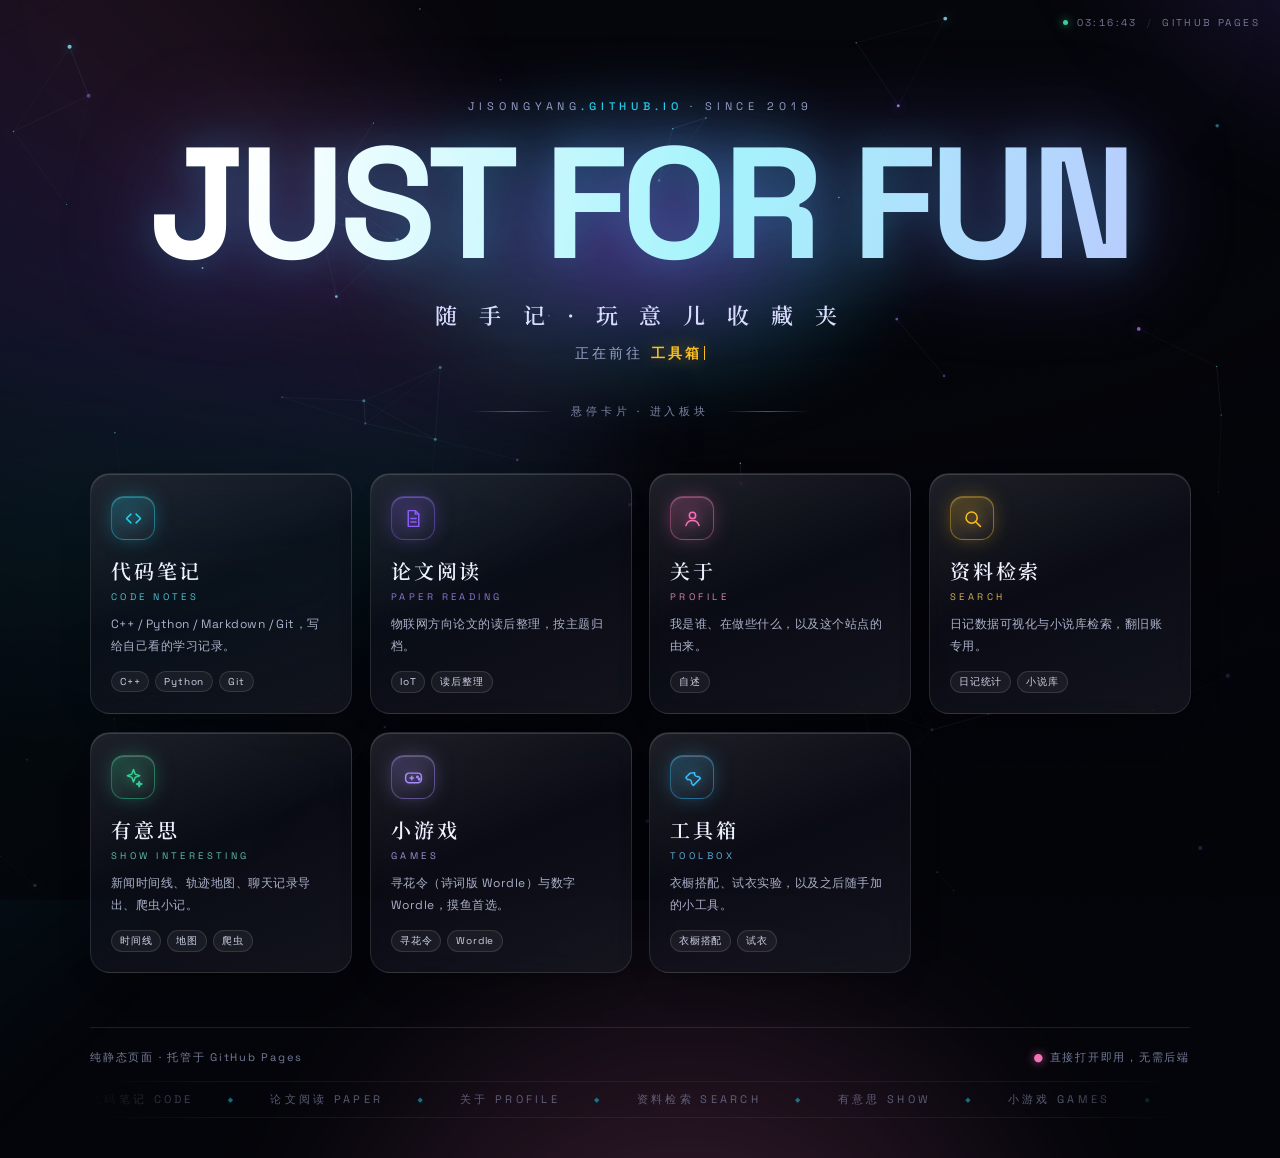
<file: index.html>
<!DOCTYPE html>
<html lang="zh">
<head>
<meta charset="UTF-8">
<meta name="viewport" content="width=device-width, initial-scale=1.0, viewport-fit=cover">
<meta name="theme-color" content="#04050a">
<title>just for fun</title>
<link rel="preconnect" href="https://fonts.googleapis.com">
<link rel="preconnect" href="https://fonts.gstatic.com" crossorigin>
<link href="https://fonts.googleapis.com/css2?family=Noto+Serif+SC:wght@400;600;900&family=Space+Grotesk:wght@400;500;700&display=swap" rel="stylesheet">
<style>
:root{
  --bg:#04050a;
  --ink:#eef1ff;
  --muted:#9aa3c7;
  --cyan:#22d3ee;
  --violet:#8b5cf6;
  --pink:#f472b6;
  --gold:#fbbf24;
  --line:rgba(255,255,255,.10);
  --serif:"Noto Serif SC","Songti SC",serif;
  --sans:"Space Grotesk","PingFang SC","Microsoft YaHei",system-ui,sans-serif;
}
*{box-sizing:border-box}
html{scroll-behavior:smooth}
body{
  margin:0;min-height:100%;
  background:var(--bg);color:var(--ink);
  font-family:var(--sans);
  overflow-x:hidden;
  -webkit-font-smoothing:antialiased;
  opacity:0;transition:opacity .9s ease;
}
body.ready{opacity:1}

/* ===== 背景 ===== */
.aurora{
  position:fixed;inset:-40vmax;z-index:0;pointer-events:none;
  background:
    radial-gradient(42vmax 42vmax at 16% 10%, rgba(34,211,238,.30), transparent 62%),
    radial-gradient(48vmax 48vmax at 84% 16%, rgba(139,92,246,.32), transparent 64%),
    radial-gradient(54vmax 54vmax at 52% 96%, rgba(244,114,182,.24), transparent 66%);
  filter:blur(46px);
  animation:drift 24s ease-in-out infinite alternate;
}
@keyframes drift{
  0%{transform:translate3d(-2%,-1%,0) scale(1)}
  50%{transform:translate3d(2%,2%,0) scale(1.08)}
  100%{transform:translate3d(-1%,3%,0) scale(1.03)}
}
.beam{
  position:fixed;left:50%;top:50%;width:200vmax;height:200vmax;
  margin:-100vmax 0 0 -100vmax;z-index:0;pointer-events:none;
  background:conic-gradient(from 0deg,
    transparent 0 62%,
    rgba(34,211,238,.16) 72%,
    rgba(139,92,246,.20) 80%,
    rgba(244,114,182,.12) 86%,
    transparent 94%);
  filter:blur(58px);opacity:.85;
  animation:rotate 70s linear infinite;
}
@keyframes rotate{to{transform:rotate(360deg)}}
#bg{position:fixed;inset:0;width:100%;height:100%;z-index:1;pointer-events:none}
.grain{
  position:fixed;inset:0;z-index:3;pointer-events:none;opacity:.055;mix-blend-mode:overlay;
  background-image:url("data:image/svg+xml;utf8,<svg xmlns='http://www.w3.org/2000/svg' width='140' height='140'><filter id='n'><feTurbulence type='fractalNoise' baseFrequency='.85' numOctaves='3' stitchTiles='stitch'/></filter><rect width='100%25' height='100%25' filter='url(%23n)'/></svg>");
}
.vignette{
  position:fixed;inset:0;z-index:2;pointer-events:none;
  background:radial-gradient(120% 90% at 50% 0%, transparent 40%, rgba(2,3,8,.72) 100%);
}
.glow{
  position:fixed;z-index:2;width:680px;height:680px;left:0;top:0;margin:-340px 0 0 -340px;
  border-radius:50%;pointer-events:none;opacity:0;
  background:radial-gradient(circle, rgba(34,211,238,.16), rgba(139,92,246,.10) 38%, transparent 66%);
  filter:blur(12px);transition:opacity .4s ease;
}
.ring{
  position:fixed;z-index:80;left:0;top:0;width:34px;height:34px;margin:-17px 0 0 -17px;
  border:1px solid rgba(255,255,255,.5);border-radius:50%;pointer-events:none;opacity:0;
  transition:width .25s,height .25s,margin .25s,border-color .25s,opacity .3s,box-shadow .25s;
}
.ring.hot{
  width:70px;height:70px;margin:-35px 0 0 -35px;border-color:rgba(34,211,238,.9);
  box-shadow:0 0 26px rgba(34,211,238,.35) inset,0 0 30px rgba(34,211,238,.3);
}

/* ===== 布局 ===== */
main{position:relative;z-index:4;max-width:1180px;margin:0 auto;
  padding:clamp(26px,6vh,70px) clamp(18px,4vw,40px) 40px;}
.hero{position:relative;text-align:center;padding:clamp(6px,5vh,56px) 0 clamp(30px,6vh,64px)}
.orb{
  position:absolute;left:50%;top:min(46%,260px);width:min(760px,96vw);height:min(420px,60vw);
  transform:translate(-50%,-50%);pointer-events:none;z-index:-1;
  background:radial-gradient(closest-side, rgba(139,92,246,.45), rgba(34,211,238,.16) 55%, transparent 72%);
  filter:blur(38px);animation:pulse 9s ease-in-out infinite;
}
@keyframes pulse{0%,100%{opacity:.55;transform:translate(-50%,-50%) scale(1)}50%{opacity:.95;transform:translate(-50%,-50%) scale(1.08)}}
.eyebrow{margin:0 0 20px;font-size:11px;letter-spacing:.44em;text-transform:uppercase;color:var(--muted)}
.eyebrow b{color:var(--cyan);font-weight:500}
h1.title{
  margin:0;font-size:clamp(44px,12.4vw,158px);line-height:.9;font-weight:700;letter-spacing:-.035em;
  background:linear-gradient(100deg,#ffffff 6%,#a5f3fc 24%,#c4b5fd 50%,#fbcfe8 72%,#ffffff 94%);
  background-size:240% 100%;-webkit-background-clip:text;background-clip:text;color:transparent;
  animation:sheen 8s linear infinite;
  filter:drop-shadow(0 0 52px rgba(139,92,246,.45)) drop-shadow(0 0 18px rgba(34,211,238,.25));
}
@keyframes sheen{to{background-position:240% 0}}
.hero .cn{margin:24px 0 0;font-family:var(--serif);font-weight:600;
  font-size:clamp(15px,2.6vw,22px);letter-spacing:.36em;color:#dbe0ff;}
.typer{margin:14px 0 0;height:1.7em;font-size:clamp(12px,1.7vw,14px);letter-spacing:.22em;color:var(--muted)}
.typer b{color:var(--gold);font-weight:600;text-shadow:0 0 18px rgba(251,191,36,.45)}
.caret{display:inline-block;width:1px;height:1.05em;margin-left:2px;background:var(--gold);
  vertical-align:-.16em;animation:blink 1.05s step-end infinite}
@keyframes blink{50%{opacity:0}}
.hintline{margin:clamp(22px,4vh,44px) 0 0;font-size:11px;letter-spacing:.34em;color:rgba(154,163,199,.8);
  display:flex;gap:16px;align-items:center;justify-content:center}
.hintline::before,.hintline::after{content:"";height:1px;width:clamp(26px,9vw,84px);
  background:linear-gradient(90deg,transparent,rgba(255,255,255,.3),transparent)}

/* ===== 卡片 ===== */
.grid{display:grid;gap:clamp(12px,1.6vw,18px);
  grid-template-columns:repeat(auto-fit,minmax(240px,1fr));perspective:1500px}
.card{
  position:relative;display:block;text-decoration:none;color:inherit;
  padding:22px 20px 20px;border-radius:20px;min-height:186px;
  background:
    linear-gradient(158deg, rgba(255,255,255,.10), rgba(255,255,255,.02) 46%, rgba(255,255,255,.05)),
    rgba(8,10,20,.55);
  border:1px solid var(--line);
  backdrop-filter:blur(16px) saturate(135%);
  -webkit-backdrop-filter:blur(16px) saturate(135%);
  box-shadow:inset 0 1px 0 rgba(255,255,255,.14),0 18px 40px -30px rgba(0,0,0,.9);
  transform-style:preserve-3d;opacity:0;
  transition:border-color .35s,box-shadow .4s,background .4s;
  overflow:hidden;will-change:transform;
}
.card.in{animation:rise .85s cubic-bezier(.2,.7,.2,1) forwards}
@keyframes rise{from{opacity:0;transform:translateY(28px) scale(.97)}to{opacity:1;transform:translateY(0) scale(1)}}
.card::before{content:"";position:absolute;inset:0;border-radius:inherit;pointer-events:none;
  background:radial-gradient(340px 340px at var(--mx,50%) var(--my,50%),
    color-mix(in srgb, var(--accent) 26%, transparent),transparent 62%);
  opacity:0;transition:opacity .35s}
.card::after{content:"";position:absolute;inset:-1px;border-radius:inherit;pointer-events:none;
  background:conic-gradient(from var(--ang,0deg),var(--accent),#ffffff88,var(--accent));
  -webkit-mask:linear-gradient(#000,#000) content-box,linear-gradient(#000,#000);
  -webkit-mask-composite:xor;mask-composite:exclude;padding:1px;opacity:0;transition:opacity .4s}
@property --ang{syntax:"<angle>";initial-value:0deg;inherits:false}
.card:hover,.card:focus-visible{
  border-color:color-mix(in srgb, var(--accent) 45%, transparent);
  box-shadow:
    inset 0 1px 0 rgba(255,255,255,.2),
    0 26px 70px -30px color-mix(in srgb, var(--accent) 55%, transparent),
    0 0 0 1px color-mix(in srgb, var(--accent) 18%, transparent);
  outline:none;
}
.card:hover::before,.card:focus-visible::before{opacity:1}
.card:hover::after,.card:focus-visible::after{opacity:1;animation:spin 5s linear infinite}
@keyframes spin{to{--ang:360deg}}
.card .inner{position:relative;z-index:1;transform:translateZ(26px)}
.ico{width:44px;height:44px;border-radius:13px;display:grid;place-items:center;
  border:1px solid color-mix(in srgb, var(--accent) 40%, transparent);
  background:linear-gradient(150deg,color-mix(in srgb, var(--accent) 26%, transparent),rgba(255,255,255,.03));
  box-shadow:0 0 22px -6px color-mix(in srgb, var(--accent) 55%, transparent),inset 0 1px 0 rgba(255,255,255,.22);
  margin-bottom:16px;transform:translateZ(40px)}
.ico svg{width:21px;height:21px;stroke:var(--accent);fill:none;stroke-width:1.7;
  stroke-linecap:round;stroke-linejoin:round;filter:drop-shadow(0 0 6px color-mix(in srgb, var(--accent) 60%, transparent))}
.card h2{margin:0 0 6px;font-family:var(--serif);font-weight:600;font-size:20px;letter-spacing:.14em}
.card .en{display:block;margin:0 0 11px;font-size:9.5px;letter-spacing:.36em;
  color:color-mix(in srgb, var(--accent) 72%, #ffffff);text-transform:uppercase;opacity:.85}
.card .desc{margin:0 0 14px;font-size:12px;line-height:1.8;color:rgba(206,213,242,.82);letter-spacing:.04em}
.tags{display:flex;flex-wrap:wrap;gap:6px}
.tags i{font-style:normal;font-size:10px;letter-spacing:.08em;padding:3px 8px;border-radius:999px;
  color:rgba(226,232,255,.9);
  border:1px solid rgba(255,255,255,.12);
  background:rgba(255,255,255,.05)}
.card .go{position:absolute;right:18px;bottom:16px;font-size:12px;letter-spacing:.2em;color:var(--accent);
  opacity:0;transform:translateX(-8px);transition:opacity .3s,transform .3s;
  text-shadow:0 0 14px color-mix(in srgb, var(--accent) 70%, transparent)}
.card:hover .go,.card:focus-visible .go{opacity:1;transform:translateX(0)}
.card:active{transform:translateY(-2px) scale(.988)}

/* ===== 角落 HUD ===== */
.hud{position:fixed;top:16px;right:20px;z-index:70;display:flex;gap:9px;align-items:center;
  font-size:10px;letter-spacing:.24em;color:rgba(154,163,199,.72);
  font-variant-numeric:tabular-nums;pointer-events:none}
.hud .live{width:5px;height:5px;border-radius:50%;background:#34d399;
  box-shadow:0 0 10px #34d399;animation:blink 2.2s ease-in-out infinite}
.hud .sep{opacity:.3}
@media (max-width:640px){.hud{display:none}}

/* ===== 页脚 + 跑马灯 ===== */
footer{margin-top:clamp(34px,6vh,64px);padding-top:22px;border-top:1px solid var(--line);
  display:flex;flex-wrap:wrap;gap:12px;justify-content:space-between;align-items:center;
  font-size:11px;letter-spacing:.16em;color:rgba(154,163,199,.75)}
footer .dot{color:var(--pink);text-shadow:0 0 10px rgba(244,114,182,.7)}
.ticker{margin-top:16px;overflow:hidden;border-top:1px solid rgba(255,255,255,.06);
  border-bottom:1px solid rgba(255,255,255,.06);padding:10px 0;
  -webkit-mask:linear-gradient(90deg,transparent,#000 12%,#000 88%,transparent);
  mask:linear-gradient(90deg,transparent,#000 12%,#000 88%,transparent)}
.ticker div{display:flex;gap:34px;width:max-content;animation:marquee 26s linear infinite;
  font-size:11px;letter-spacing:.3em;color:rgba(154,163,199,.55);white-space:nowrap}
.ticker span{display:inline-flex;align-items:center;gap:34px}
.ticker span::after{content:"◆";font-size:7px;color:rgba(34,211,238,.5)}
@keyframes marquee{from{transform:translateX(0)}to{transform:translateX(-50%)}}

@media (max-width:520px){
  .card{min-height:168px;padding:18px 16px}
  .hero{padding-top:6vh}
  .card .desc{margin-bottom:12px}
  footer{justify-content:center;text-align:center}
}
@media (prefers-reduced-motion:reduce){
  .aurora,.beam,.orb,h1.title,.ticker div{animation:none}
  .card{opacity:1;transform:none}
  .card.in{animation:none}
  .card:hover::after{animation:none}
}
</style>
</head>
<body>
<div class="aurora" aria-hidden="true"></div>
<div class="beam" aria-hidden="true"></div>
<canvas id="bg" aria-hidden="true"></canvas>
<div class="vignette" aria-hidden="true"></div>
<div class="glow" id="glow" aria-hidden="true"></div>
<div class="ring" id="ring" aria-hidden="true"></div>
<div class="grain" aria-hidden="true"></div>
<div class="hud" aria-hidden="true">
  <span class="live"></span><span id="hudTime">--:--:--</span>
  <span class="sep">/</span><span>GITHUB PAGES</span>
</div>

<main>
  <header class="hero">
    <div class="orb" aria-hidden="true"></div>
    <p class="eyebrow">jisongyang<b>.github.io</b> · since 2019</p>
    <h1 class="title">JUST FOR FUN</h1>
    <p class="cn">随 手 记 · 玩 意 儿 收 藏 夹</p>
    <p class="typer" aria-hidden="true">正在前往 <b id="typerWord">代码笔记</b><span class="caret"></span></p>
    <p class="hintline">悬停卡片 · 进入板块</p>
  </header>

  <section class="grid" aria-label="板块入口">

    <a class="card" href="code_learning/jump.html" style="--accent:#22d3ee">
      <div class="inner">
        <div class="ico"><svg viewBox="0 0 24 24"><polyline points="9 7 4 12 9 17"/><polyline points="15 7 20 12 15 17"/></svg></div>
        <h2>代码笔记</h2>
        <span class="en">Code Notes</span>
        <p class="desc">C++ / Python / Markdown / Git，写给自己看的学习记录。</p>
        <div class="tags"><i>C++</i><i>Python</i><i>Git</i></div>
      </div>
      <span class="go">进入 →</span>
    </a>

    <a class="card" href="paper_reading/jump.html" style="--accent:#8b5cf6">
      <div class="inner">
        <div class="ico"><svg viewBox="0 0 24 24"><path d="M6 3h8l4 4v14H6z"/><path d="M14 3v4h4"/><path d="M9 12h6M9 16h6"/></svg></div>
        <h2>论文阅读</h2>
        <span class="en">Paper Reading</span>
        <p class="desc">物联网方向论文的读后整理，按主题归档。</p>
        <div class="tags"><i>IoT</i><i>读后整理</i></div>
      </div>
      <span class="go">进入 →</span>
    </a>

    <a class="card" href="profile/profile" style="--accent:#f472b6">
      <div class="inner">
        <div class="ico"><svg viewBox="0 0 24 24"><circle cx="12" cy="8.5" r="3.6"/><path d="M4.5 20c1.4-4 4.2-5.6 7.5-5.6s6.1 1.6 7.5 5.6"/></svg></div>
        <h2>关于</h2>
        <span class="en">Profile</span>
        <p class="desc">我是谁、在做些什么，以及这个站点的由来。</p>
        <div class="tags"><i>自述</i></div>
      </div>
      <span class="go">进入 →</span>
    </a>

    <a class="card" href="search/diary/interface.html" style="--accent:#fbbf24">
      <div class="inner">
        <div class="ico"><svg viewBox="0 0 24 24"><circle cx="11" cy="11" r="6.4"/><path d="M16.2 16.2 21 21"/></svg></div>
        <h2>资料检索</h2>
        <span class="en">Search</span>
        <p class="desc">日记数据可视化与小说库检索，翻旧账专用。</p>
        <div class="tags"><i>日记统计</i><i>小说库</i></div>
      </div>
      <span class="go">进入 →</span>
    </a>

    <a class="card" href="show_interesting/jump.html" style="--accent:#34d399">
      <div class="inner">
        <div class="ico"><svg viewBox="0 0 24 24"><path d="M12 3l1.9 5.1L19 10l-5.1 1.9L12 17l-1.9-5.1L5 10l5.1-1.9z"/><path d="M18.5 16.5l.8 2.2 2.2.8-2.2.8-.8 2.2-.8-2.2-2.2-.8 2.2-.8z"/></svg></div>
        <h2>有意思</h2>
        <span class="en">Show Interesting</span>
        <p class="desc">新闻时间线、轨迹地图、聊天记录导出、爬虫小记。</p>
        <div class="tags"><i>时间线</i><i>地图</i><i>爬虫</i></div>
      </div>
      <span class="go">进入 →</span>
    </a>

    <a class="card" href="games/jump.html" style="--accent:#a78bfa">
      <div class="inner">
        <div class="ico"><svg viewBox="0 0 24 24"><rect x="3" y="7" width="18" height="11" rx="4"/><path d="M8 12.5h4M10 10.5v4"/><circle cx="16.5" cy="11.5" r=".8"/><circle cx="18.5" cy="14" r=".8"/></svg></div>
        <h2>小游戏</h2>
        <span class="en">Games</span>
        <p class="desc">寻花令（诗词版 Wordle）与数字 Wordle，摸鱼首选。</p>
        <div class="tags"><i>寻花令</i><i>Wordle</i></div>
      </div>
      <span class="go">进入 →</span>
    </a>

    <a class="card" href="tool/jump.html" style="--accent:#38bdf8">
      <div class="inner">
        <div class="ico"><svg viewBox="0 0 24 24"><path d="M14.5 6.5a3.5 3.5 0 0 0 4.4 4.4L21 13l-8 8-2.1-2.1a3.5 3.5 0 0 0-4.4-4.4L4.3 12l5-5z"/></svg></div>
        <h2>工具箱</h2>
        <span class="en">Toolbox</span>
        <p class="desc">衣橱搭配、试衣实验，以及之后随手加的小工具。</p>
        <div class="tags"><i>衣橱搭配</i><i>试衣</i></div>
      </div>
      <span class="go">进入 →</span>
    </a>

  </section>

  <footer>
    <span>纯静态页面 · 托管于 GitHub Pages</span>
    <span><span class="dot">●</span> 直接打开即用，无需后端</span>
  </footer>

  <div class="ticker" aria-hidden="true">
    <div>
      <span>代码笔记 CODE</span><span>论文阅读 PAPER</span><span>关于 PROFILE</span><span>资料检索 SEARCH</span><span>有意思 SHOW</span><span>小游戏 GAMES</span><span>工具箱 TOOL</span>
      <span>代码笔记 CODE</span><span>论文阅读 PAPER</span><span>关于 PROFILE</span><span>资料检索 SEARCH</span><span>有意思 SHOW</span><span>小游戏 GAMES</span><span>工具箱 TOOL</span>
    </div>
  </div>
</main>

<script>
(function(){
  "use strict";
  const reduce = matchMedia("(prefers-reduced-motion: reduce)").matches;
  const fine = matchMedia("(pointer: fine)").matches;

  document.addEventListener("DOMContentLoaded", () => {
    document.body.classList.add("ready");
    document.querySelectorAll(".card").forEach((el, i) => {
      el.style.animationDelay = (0.07 + i * 0.07) + "s";
      el.classList.add("in");
    });
    typeLoop();
    startHud();
  });

  /* ---- 角落时钟 ---- */
  function startHud(){
    const el = document.getElementById("hudTime");
    if (!el) return;
    const tick = () => {
      const d = new Date();
      const p = n => String(n).padStart(2, "0");
      el.textContent = `${p(d.getHours())}:${p(d.getMinutes())}:${p(d.getSeconds())}`;
    };
    tick();
    setInterval(tick, 1000);
  }

  /* ---- 打字机 ---- */
  function typeLoop(){
    const words = ["代码笔记","论文阅读","关于","资料检索","有意思","小游戏","工具箱"];
    const el = document.getElementById("typerWord");
    if (!el) return;
    if (reduce) { el.textContent = words[0]; return; }
    let w = 0, i = 1, del = false;
    (function tick(){
      const word = words[w];
      if (!del) {
        i++;
        if (i > word.length) { del = true; i = word.length; setTimeout(tick, 1400); return; }
      } else {
        i--;
        if (i < 0) { del = false; w = (w + 1) % words.length; i = 0; setTimeout(tick, 260); return; }
      }
      el.textContent = word.slice(0, i) || " ";
      setTimeout(tick, del ? 65 : 150);
    })();
  }

  /* ---- 粒子星图 ---- */
  const canvas = document.getElementById("bg");
  const ctx = canvas.getContext("2d", { alpha: true });
  let W = 0, H = 0, dpr = 1, parts = [];
  const mouse = { x: -9999, y: -9999 };
  const useGlow = !reduce && Math.min(screen.width, screen.height) > 600;

  function sizeCanvas(){
    dpr = Math.min(window.devicePixelRatio || 1, 2);
    W = canvas.clientWidth; H = canvas.clientHeight;
    canvas.width = Math.floor(W * dpr);
    canvas.height = Math.floor(H * dpr);
    ctx.setTransform(dpr, 0, 0, dpr, 0, 0);
    const n = reduce ? 0 : Math.min(150, Math.round((W * H) / 15000));
    parts = Array.from({ length: n }, () => ({
      x: Math.random() * W, y: Math.random() * H,
      vx: (Math.random() - 0.5) * 0.3, vy: (Math.random() - 0.5) * 0.3,
      r: Math.random() * 1.6 + 0.5,
      hue: Math.random() < 0.55 ? 190 : 268,
      tw: Math.random() * Math.PI * 2
    }));
  }

  function frame(t){
    if (!ctx) return;
    ctx.clearRect(0, 0, W, H);
    const linkDist = 132;
    for (let i = 0; i < parts.length; i++) {
      const p = parts[i];
      p.x += p.vx; p.y += p.vy;
      if (p.x < -24) p.x = W + 24; if (p.x > W + 24) p.x = -24;
      if (p.y < -24) p.y = H + 24; if (p.y > H + 24) p.y = -24;

      const dx = p.x - mouse.x, dy = p.y - mouse.y;
      const dm = Math.hypot(dx, dy);
      if (dm < 160 && dm > 0.01) {
        const f = (160 - dm) / 160 * 0.6;
        p.x += (dx / dm) * f * 2.4;
        p.y += (dy / dm) * f * 2.4;
      }

      const twinkle = 0.55 + 0.45 * Math.sin((t || 0) / 900 + p.tw);
      if (useGlow) { ctx.shadowBlur = 12; ctx.shadowColor = `hsla(${p.hue},95%,70%,.8)`; }
      ctx.beginPath();
      ctx.arc(p.x, p.y, p.r, 0, Math.PI * 2);
      ctx.fillStyle = `hsla(${p.hue}, 95%, 74%, ${0.35 + twinkle * 0.5})`;
      ctx.fill();
      ctx.shadowBlur = 0;

      for (let j = i + 1; j < parts.length; j++) {
        const q = parts[j];
        const d = Math.hypot(p.x - q.x, p.y - q.y);
        if (d < linkDist) {
          ctx.beginPath();
          ctx.moveTo(p.x, p.y); ctx.lineTo(q.x, q.y);
          ctx.strokeStyle = `hsla(205, 98%, 80%, ${(1 - d / linkDist) * 0.20})`;
          ctx.lineWidth = 0.75;
          ctx.stroke();
        }
      }
    }
    requestAnimationFrame(frame);
  }

  /* ---- 指针：光晕 / 圆环 / 卡片倾斜 ---- */
  const glow = document.getElementById("glow");
  const ring = document.getElementById("ring");
  let gx = 0, gy = 0, tx = 0, ty = 0, rx = 0, ry = 0;

  function onMove(e){
    tx = e.clientX; ty = e.clientY;
    mouse.x = e.clientX; mouse.y = e.clientY;
    glow.style.opacity = "1"; ring.style.opacity = "1";
    rx = e.clientX; ry = e.clientY;
  }
  function loopGlow(){
    gx += (tx - gx) * 0.14; gy += (ty - gy) * 0.14;
    glow.style.transform = `translate(${gx}px, ${gy}px)`;
    ring.style.transform = `translate(${rx}px, ${ry}px)`;
    requestAnimationFrame(loopGlow);
  }

  if (fine && !reduce) {
    window.addEventListener("pointermove", onMove, { passive: true });
    document.addEventListener("pointerleave", () => {
      glow.style.opacity = "0"; ring.style.opacity = "0";
      mouse.x = -9999; mouse.y = -9999;
    });
    requestAnimationFrame(loopGlow);
  }

  document.querySelectorAll(".card").forEach(card => {
    card.addEventListener("pointerenter", () => ring.classList.add("hot"));
    card.addEventListener("pointerleave", () => {
      ring.classList.remove("hot");
      card.style.transform = "";
    });
    if (!fine || reduce) return;
    card.addEventListener("pointermove", e => {
      const r = card.getBoundingClientRect();
      const px = (e.clientX - r.left) / r.width;
      const py = (e.clientY - r.top) / r.height;
      card.style.setProperty("--mx", (px * 100).toFixed(1) + "%");
      card.style.setProperty("--my", (py * 100).toFixed(1) + "%");
      card.style.transform =
        `perspective(900px) rotateX(${((0.5 - py) * 10).toFixed(2)}deg) ` +
        `rotateY(${((px - 0.5) * 12).toFixed(2)}deg) translateY(-6px)`;
    });
  });

  sizeCanvas();
  if (!reduce) requestAnimationFrame(frame);
  window.addEventListener("resize", sizeCanvas, { passive: true });
  document.addEventListener("visibilitychange", () => {
    if (document.hidden) { mouse.x = -9999; mouse.y = -9999; }
  });
})();
</script>
</body>
</html>
</file>
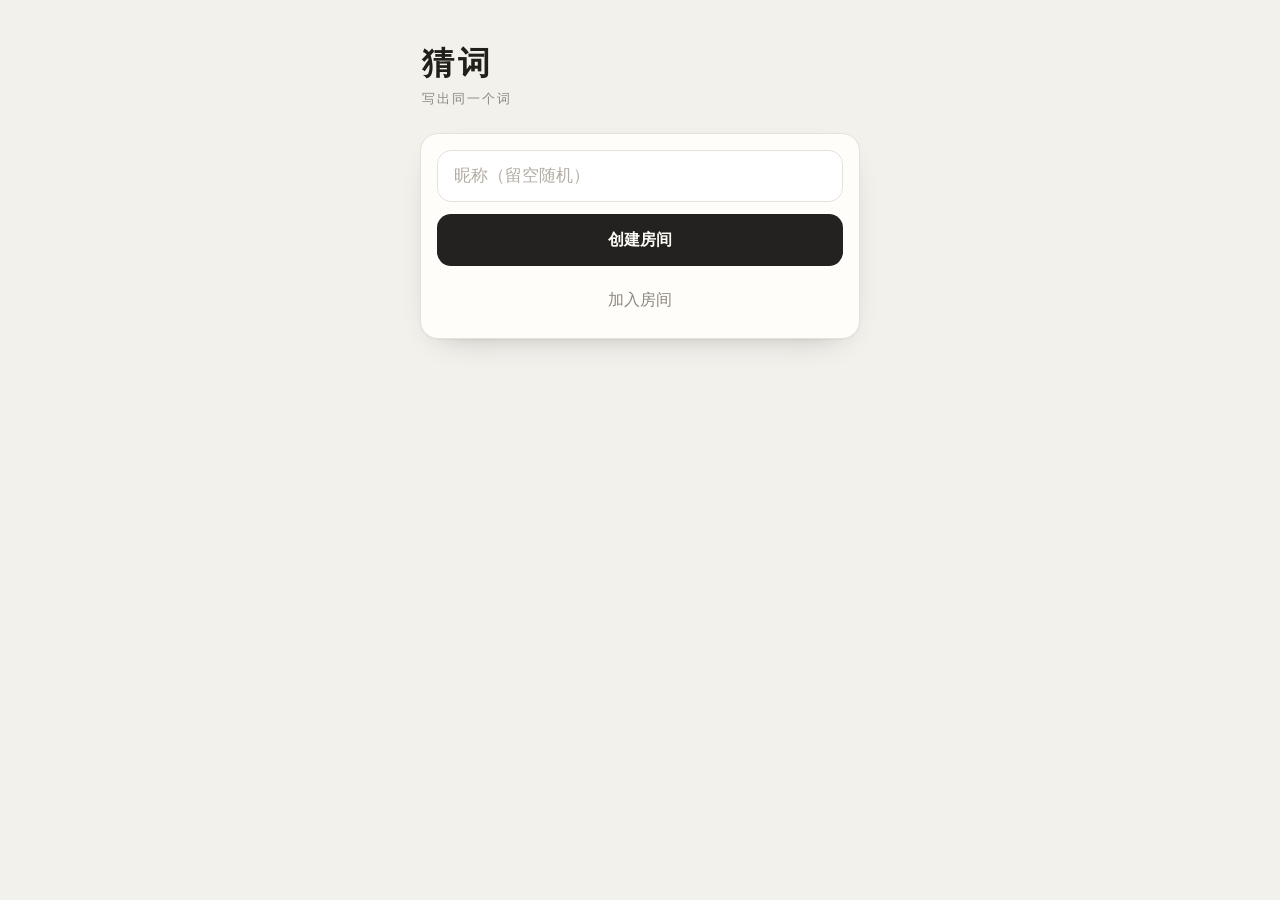
<file: games/word_guessing/index.html>
<!DOCTYPE html>
<html lang="zh-CN">
<head>
<meta charset="UTF-8">
<meta name="viewport" content="width=device-width, initial-scale=1, viewport-fit=cover">
<meta name="theme-color" content="#f3f1ec">
<title>猜词</title>
<style>
    :root {
        --bg: #f3f1ec;
        --card: #fffdf9;
        --ink: #211f1a;
        --ink-btn: #242220;
        --muted: #8d8880;
        --faint: #b3ada3;
        --line: #e7e2d8;
        --soft: #f1ede4;
        --ok: #2f7a54;
        --ok-bg: #e8f2ec;
        --bad: #b4443a;
        --bad-bg: #f7ece9;
        --radius: 18px;
    }

    * { box-sizing: border-box; -webkit-tap-highlight-color: transparent; }

    html, body { height: 100%; }

    body {
        margin: 0;
        background: var(--bg);
        color: var(--ink);
        font: 16px/1.55 -apple-system, BlinkMacSystemFont, "PingFang SC", "Hiragino Sans GB", "Microsoft YaHei", sans-serif;
        -webkit-font-smoothing: antialiased;
        display: flex;
        justify-content: center;
        padding: max(16px, env(safe-area-inset-top)) 16px calc(20px + env(safe-area-inset-bottom));
    }

    main { width: 100%; max-width: 440px; }

    /* ---------- 通用 ---------- */

    .stack { display: flex; flex-direction: column; gap: 12px; }

    .card {
        background: var(--card);
        border: 1px solid var(--line);
        border-radius: var(--radius);
        box-shadow: 0 1px 2px rgba(33, 31, 26, .04), 0 12px 32px -22px rgba(33, 31, 26, .45);
    }

    .pad { padding: 16px; }

    .field {
        width: 100%;
        height: 52px;
        padding: 0 16px;
        border: 1px solid var(--line);
        border-radius: 14px;
        background: #fff;
        color: var(--ink);
        font: inherit;
        font-size: 17px;
        outline: none;
        transition: border-color .18s, box-shadow .18s;
    }
    .field::placeholder { color: var(--faint); }
    .field:focus { border-color: #c9c1b2; box-shadow: 0 0 0 4px rgba(33, 31, 26, .05); }
    .field.code { text-transform: uppercase; letter-spacing: .22em; font-family: ui-monospace, SFMono-Regular, Menlo, monospace; font-size: 18px; }

    .btn {
        height: 52px;
        padding: 0 18px;
        border: 0;
        border-radius: 14px;
        font: inherit;
        font-size: 16px;
        font-weight: 600;
        cursor: pointer;
        transition: transform .1s ease, background .18s, opacity .18s;
    }
    .btn:active { transform: scale(.985); }
    .btn.primary { background: var(--ink-btn); color: #fdfbf6; }
    .btn.text { background: transparent; color: var(--muted); font-weight: 500; height: 44px; }
    .btn.wide { width: 100%; }

    .tiny { font-size: 12px; color: var(--muted); margin: 8px 0 0; }
    .center { text-align: center; }
    .msg { font-size: 14px; color: var(--bad); margin: 0 2px; }

    /* ---------- 入口 ---------- */

    .lobby-head { margin: 30px 2px 24px; }
    h1 {
        margin: 0;
        font-size: 32px;
        font-weight: 700;
        letter-spacing: .12em;
        line-height: 1.1;
    }
    .tagline {
        margin: 8px 0 0;
        font-size: 13px;
        color: var(--muted);
        letter-spacing: .16em;
    }

    /* ---------- 顶栏 ---------- */

    .bar { display: flex; align-items: center; justify-content: space-between; gap: 10px; padding: 2px 2px 0; }

    .chip {
        display: inline-flex;
        align-items: center;
        gap: 8px;
        height: 38px;
        padding: 0 14px;
        border: 1px solid var(--line);
        border-radius: 999px;
        background: var(--card);
        color: var(--ink);
        font: 600 14px/1 ui-monospace, SFMono-Regular, Menlo, monospace;
        letter-spacing: .16em;
        cursor: pointer;
    }
    .chip:active { background: var(--soft); }
    .chip svg { opacity: .45; }

    .net { display: flex; align-items: center; gap: 7px; font-size: 12px; color: var(--muted); }
    .net i {
        width: 7px;
        height: 7px;
        border-radius: 50%;
        background: #cfc9bd;
        transition: background .25s;
    }
    .net.on i { background: var(--ok); box-shadow: 0 0 0 3px rgba(47, 122, 84, .12); }
    .net.off i { background: var(--bad); }

    /* ---------- 玩家 ---------- */

    .players { display: flex; gap: 16px; padding: 4px 2px 2px; min-height: 60px; }

    .player { display: flex; flex-direction: column; align-items: center; gap: 6px; width: 52px; }

    .avatar {
        position: relative;
        width: 40px;
        height: 40px;
        border-radius: 50%;
        background: var(--soft);
        color: #6d675d;
        display: flex;
        align-items: center;
        justify-content: center;
        font-size: 16px;
        font-weight: 600;
        transition: background .2s, color .2s;
    }
    .player.me .avatar { background: var(--ink); color: #fdfbf6; }

    .pdot {
        position: absolute;
        right: -1px;
        bottom: -1px;
        width: 12px;
        height: 12px;
        border-radius: 50%;
        border: 2px solid var(--bg);
        background: #cfc9bd;
        transition: background .2s;
    }
    .pdot.ok { background: var(--ok); }
    .pdot.off { background: var(--bad); }

    .player .nm {
        max-width: 52px;
        font-size: 11px;
        color: var(--muted);
        overflow: hidden;
        text-overflow: ellipsis;
        white-space: nowrap;
    }

    /* ---------- 当前轮 ---------- */

    .round-head { display: flex; align-items: center; justify-content: space-between; gap: 10px; margin-bottom: 12px; }
    .round-head .t { font-size: 13px; font-weight: 600; letter-spacing: .1em; color: var(--muted); font-variant-numeric: tabular-nums; }

    .tag {
        font-size: 11px;
        font-weight: 600;
        letter-spacing: .04em;
        padding: 4px 9px;
        border-radius: 999px;
        background: var(--soft);
        color: var(--muted);
        font-variant-numeric: tabular-nums;
    }
    .tag.ok { background: var(--ok-bg); color: var(--ok); }

    .room-big {
        display: block;
        width: 100%;
        padding: 20px 0;
        border: 0;
        border-radius: 14px;
        background: var(--soft);
        color: var(--ink);
        font: 700 26px/1 ui-monospace, SFMono-Regular, Menlo, monospace;
        letter-spacing: .24em;
        cursor: pointer;
    }
    .room-big:active { background: #e9e3d6; }

    .compose { display: flex; align-items: center; gap: 10px; }
    .compose .field { flex: 1; }

    .send {
        flex: none;
        width: 52px;
        height: 52px;
        border: 0;
        border-radius: 50%;
        background: var(--ink-btn);
        color: #fff;
        display: flex;
        align-items: center;
        justify-content: center;
        cursor: pointer;
        transition: transform .1s, opacity .2s;
    }
    .send:active { transform: scale(.94); }

    .pending { display: flex; align-items: center; gap: 10px; min-height: 52px; color: var(--muted); font-size: 15px; }
    .pulse {
        width: 8px;
        height: 8px;
        border-radius: 50%;
        background: var(--ok);
        animation: pulse 1.6s ease-in-out infinite;
    }
    @keyframes pulse {
        0%, 100% { opacity: .35; transform: scale(.85); }
        50% { opacity: 1; transform: scale(1); }
    }

    .words { list-style: none; margin: 0; padding: 0; display: flex; flex-direction: column; }
    .words li { display: flex; align-items: baseline; gap: 12px; padding: 6px 0; }
    .words .n { flex: none; width: 58px; font-size: 12px; color: var(--muted); overflow: hidden; text-overflow: ellipsis; white-space: nowrap; }
    .words .w { font-size: 19px; font-weight: 600; word-break: break-word; }

    .victory { text-align: center; padding: 8px 0 4px; }
    .victory .h { font-size: 21px; font-weight: 700; letter-spacing: .1em; color: var(--ok); }
    .victory .s { margin-top: 6px; font-size: 13px; color: var(--muted); }

    /* ---------- 历史 ---------- */

    .feed { display: flex; flex-direction: column; gap: 10px; }
    .feed .card { padding: 13px 16px; }
    .feed .round-head { margin-bottom: 6px; }
    .feed .card.fresh { animation: rise .3s ease-out; }

    @keyframes rise {
        from { opacity: 0; transform: translateY(6px); }
        to { opacity: 1; transform: none; }
    }

    .entries { display: flex; flex-wrap: wrap; gap: 4px 18px; }
    .entries .e { font-size: 15px; }
    .entries .e b { margin-right: 7px; font-size: 12px; font-weight: 500; color: var(--muted); }

    .sim { display: flex; align-items: center; gap: 10px; margin-top: 10px; }
    .sim-bar { position: relative; flex: 1; height: 3px; border-radius: 2px; background: var(--line); overflow: hidden; }
    .sim-bar i { position: absolute; left: 0; top: 0; bottom: 0; border-radius: 2px; background: #b98329; transition: width .4s ease; }
    .sim-txt { font-size: 11px; color: var(--muted); font-variant-numeric: tabular-nums; white-space: nowrap; }

    .round-right { display: flex; align-items: center; gap: 8px; }
    .detail-btn { border: 0; background: none; padding: 2px 0; font: inherit; font-size: 11px; color: var(--muted); cursor: pointer; }
    .detail-btn:active { opacity: .6; }

    .matrix { margin-top: 10px; }
    .matrix-cap { font-size: 11px; color: var(--faint); margin-bottom: 6px; }
    .matrix-grid { display: grid; gap: 3px; }
    .mx-head {
        display: block;
        height: 26px;
        line-height: 26px;
        text-align: center;
        font-size: 11px;
        color: var(--muted);
        min-width: 0;
        padding: 0 3px;
        overflow: hidden;
        text-overflow: ellipsis;
        white-space: nowrap;
    }
    .mx-cell {
        display: flex;
        align-items: center;
        justify-content: center;
        height: 32px;
        border-radius: 7px;
        font-size: 12px;
        font-variant-numeric: tabular-nums;
        background: var(--soft);
        color: var(--muted);
    }

    /* ---------- 总结图 ---------- */

    .share {
        position: fixed;
        inset: 0;
        z-index: 40;
        display: flex;
        align-items: flex-start;
        justify-content: center;
        padding: calc(20px + env(safe-area-inset-top)) 14px calc(20px + env(safe-area-inset-bottom));
        background: rgba(20, 18, 15, .74);
        overflow: auto;
    }
    .share-box { width: 100%; max-width: 520px; }
    .share-box img {
        display: block;
        width: 100%;
        height: auto;
        border-radius: 14px;
        box-shadow: 0 24px 70px rgba(0, 0, 0, .45);
    }
    .share-hint { margin: 14px 0 12px; text-align: center; font-size: 13px; color: #f1ece2; }
    .share-btns { display: flex; gap: 10px; }
    .share-btns .btn { flex: 1; }

    /* ---------- 底部 ---------- */

    .foot { display: flex; align-items: center; gap: 16px; padding: 2px 2px 8px; }
    .foot .grow { flex: 1; }
    .link { border: 0; background: none; padding: 6px 0; font: inherit; font-size: 12px; color: var(--muted); cursor: pointer; }
    .link.warn { color: var(--bad); }

    /* ---------- 提示 ---------- */

    .toast {
        position: fixed;
        left: 50%;
        bottom: calc(32px + env(safe-area-inset-bottom));
        transform: translate(-50%, 8px);
        padding: 9px 15px;
        border-radius: 10px;
        background: rgba(33, 31, 26, .94);
        color: #fdfbf6;
        font-size: 13px;
        opacity: 0;
        pointer-events: none;
        transition: opacity .2s, transform .2s;
        z-index: 20;
    }
    .toast.show { opacity: 1; transform: translate(-50%, 0); }

    .boot { margin: 80px 0; text-align: center; color: var(--bad); font-size: 14px; }

    /* 显隐统一规则，放在最后：作者样式里的 display:flex 会盖掉浏览器给 [hidden] 的 display:none */
    [hidden] { display: none !important; }
    .hide { display: none !important; }
</style>
</head>
<body>
<main>
    <section id="lobby">
        <div class="lobby-head">
            <h1>猜词</h1>
            <p class="tagline">写出同一个词</p>
        </div>

        <div class="card pad stack">
            <input id="name" class="field" type="text" maxlength="8" placeholder="昵称（留空随机）" autocomplete="nickname">
            <button id="create" class="btn primary">创建房间</button>
            <button id="joinToggle" class="btn text">加入房间</button>
        </div>

        <div id="joinBox" class="card pad stack" hidden style="margin-top:12px">
            <input id="code" class="field code" type="text" maxlength="6" placeholder="房间码" autocapitalize="characters" autocomplete="off" spellcheck="false">
            <button id="joinGo" class="btn primary">进入</button>
        </div>

        <p id="lobbyMsg" class="msg" style="margin-top:14px" hidden></p>
    </section>

    <section id="game" class="stack" hidden>
        <div class="bar">
            <button id="roomChip" class="chip" aria-label="复制邀请链接">
                <span id="roomCode"></span>
                <svg width="13" height="13" viewBox="0 0 24 24" fill="none" stroke="currentColor" stroke-width="2" stroke-linecap="round" stroke-linejoin="round"><rect x="9" y="9" width="11" height="11" rx="2"/><path d="M5 15V5a2 2 0 0 1 2-2h10"/></svg>
            </button>
            <div class="net" id="net"><i></i><span id="netText">连接中</span></div>
        </div>

        <div class="players" id="players"></div>

        <article class="card pad round" id="currentCard">
            <div class="round-head">
                <span class="t" id="currentRound">第 1 轮</span>
                <span class="tag" id="currentTag">等待</span>
            </div>

            <div id="waitingBody" hidden>
                <button class="room-big" id="roomChip2"><span id="roomCode2"></span></button>
                <p class="tiny center">点一下复制邀请</p>
            </div>

            <div id="composeBody" hidden>
                <form id="compose" class="compose">
                    <input id="word" class="field" type="text" maxlength="16" placeholder="写一个词…" autocomplete="off" enterkeyhint="send">
                    <button class="send" type="submit" aria-label="提交">
                        <svg width="20" height="20" viewBox="0 0 24 24" fill="none" stroke="currentColor" stroke-width="2.2" stroke-linecap="round" stroke-linejoin="round"><path d="M5 12h13M13 6l6 6-6 6"/></svg>
                    </button>
                </form>
            </div>

            <div id="pendingBody" class="pending" hidden>
                <span class="pulse"></span>
                <span id="pendingText">已提交</span>
            </div>

            <div id="doneBody" hidden>
                <ul class="words" id="doneWords"></ul>
                <div class="victory">
                    <div class="h">全员一致</div>
                    <div class="s" id="victorySub"></div>
                </div>
                <button id="againBtn" class="btn primary wide" style="margin-top:16px">再来一局</button>
                <button id="summaryBtn" class="btn ghost wide" style="margin-top:10px" hidden>生成总结图</button>
            </div>
        </article>

        <div class="feed" id="feed"></div>

        <div class="foot">
            <button id="exitBtn" class="link">退出</button>
            <span class="grow"></span>
            <button id="takeoverBtn" class="link warn" hidden>接管房主</button>
        </div>
    </section>

    <div id="boot" class="boot" hidden></div>
</main>

<div id="share" class="share" hidden>
    <div class="share-box">
        <img id="shareImg" alt="对局总结图">
        <p class="share-hint">长按图片保存到相册</p>
        <div class="share-btns">
            <button id="shareSave" class="btn ghost">下载</button>
            <button id="shareClose" class="btn primary">关闭</button>
        </div>
    </div>
</div>

<div id="toast" class="toast"></div>

<script src="mqtt.min.js"></script>
<script src="room.js"></script>
<script>
(function () {
    'use strict';

    var $ = function (id) { return document.getElementById(id); };
    var R = window.WGRoom;

    if (!window.mqtt || !R) {
        var miss = [];
        if (!window.mqtt) miss.push('mqtt.min.js');
        if (!R) miss.push('room.js');
        show('boot', true);
        $('boot').textContent = '加载失败：' + miss.join('、') + '，请刷新重试';
        show('lobby', false);
        return;
    }

    var BROKERS = ['wss://broker-cn.emqx.io:8084/mqtt', 'wss://broker.emqx.io:8084/mqtt'];
    var TOPIC = 'whim/wg/v1/';
    var HOST_SILENT_MS = 18000;
    var HELLO_RETRY_MS = 2500;
    var PING_MS = 6000;
    var HOST_TICK_MS = 5000;
    var SUBMIT_TIMEOUT_MS = 3000;

    var me = { id: '', name: '' };
    var room = '';
    var isHost = false;
    var st = null;
    var client = null;
    var brokerIdx = 0;
    var lastHeard = 0;
    var helloCount = 0;
    var pendingWord = null;
    var pendingRound = 0;
    var pendingAt = 0;
    var lastFeedRound = 0;
    var triedFallback = false;
    var timers = { hello: null, ping: null, host: null, submit: null, tick: null };

    // ---------- 基础 ----------

    function randCode(n) {
        var abc = '23456789ABCDEFGHJKLMNPQRSTUVWXYZ';
        var out = '';
        var buf = new Uint32Array(n);
        (window.crypto || window.msCrypto).getRandomValues(buf);
        for (var i = 0; i < n; i++) out += abc[buf[i] % abc.length];
        return out;
    }

    function myId() {
        try {
            var v = sessionStorage.getItem('wg.id');
            if (v) return v;
        } catch (e) { /* ignore */ }
        var id = randCode(10).toLowerCase();
        try { sessionStorage.setItem('wg.id', id); } catch (e) { /* ignore */ }
        return id;
    }

    function savedName() {
        try { return localStorage.getItem('wg.name') || ''; } catch (e) { return ''; }
    }

    function saveName(name) {
        try { localStorage.setItem('wg.name', name); } catch (e) { /* ignore */ }
    }

    function setNet(text, state) {
        var net = $('net');
        net.className = 'net' + (state ? ' ' + state : '');
        $('netText').textContent = text;
    }

    // 显隐统一入口：hidden 属性管首帧，.hide 类管运行期（!important，不会被 display:flex 盖掉）
    function show(el, on) {
        if (typeof el === 'string') el = $(el);
        el.hidden = !on;
        el.classList.toggle('hide', !on);
    }

    function publish(msg, retain) {
        if (!client || !client.connected) return false;
        msg.room = room;
        client.publish(TOPIC + room, JSON.stringify(msg), { qos: 0, retain: !!retain });
        return true;
    }

    var toastTimer = null;
    function toast(text) {
        var el = $('toast');
        el.textContent = text;
        el.classList.add('show');
        clearTimeout(toastTimer);
        toastTimer = setTimeout(function () { el.classList.remove('show'); }, 1600);
    }

    // ---------- 启动 ----------

    function boot() {
        me.id = myId();
        me.name = savedName();
        $('name').value = me.name;

        bind();
        timers.tick = setInterval(tickUi, 1000);

        var qr = (new URLSearchParams(location.search).get('r') || '').toUpperCase().replace(/[^0-9A-Z]/g, '').slice(0, 6);
        if (qr) {
            room = qr;
            $('code').value = qr;
            show('joinBox', true);
            if (me.name) { startSession(false); return; }
            showLobbyMsg('加入房间 ' + qr);
        }
    }

    function showLobbyMsg(text) {
        var el = $('lobbyMsg');
        el.textContent = text;
        show(el, !!text);
    }

    function bind() {
        $('create').onclick = function () {
            room = randCode(6);
            startSession(true);
        };
        $('joinToggle').onclick = function () {
            var open = $('joinBox').hidden;
            show('joinBox', open);
            if (open) $('code').focus();
        };
        $('joinGo').onclick = function () {
            var code = ($('code').value || '').toUpperCase().replace(/[^0-9A-Z]/g, '').slice(0, 6);
            if (code.length !== 6) { showLobbyMsg('房间码是 6 位'); return; }
            room = code;
            startSession(false);
        };
        $('code').addEventListener('keydown', function (e) { if (e.key === 'Enter') $('joinGo').click(); });
        $('name').addEventListener('keydown', function (e) { if (e.key === 'Enter') $('create').click(); });

        $('compose').addEventListener('submit', function (e) { e.preventDefault(); submitWord(); });
        $('againBtn').onclick = function () { if (isHost) restartGame(); else publish({ t: 'restart', id: me.id }); };
        $('summaryBtn').onclick = function () {
            if (SIM.state !== 'ready') {
                if (SIM.state === 'idle') loadSim();
                toast('词表还在加载，稍等一下');
                return;
            }
            var url = buildSummary();
            if (!url) { toast('生成失败'); return; }
            $('shareImg').src = url;
            show('share', true);
        };
        $('shareClose').onclick = function () { show('share', false); };
        $('shareSave').onclick = function () {
            var a = document.createElement('a');
            a.href = $('shareImg').src;
            a.download = '猜词-' + room + '.png';
            document.body.appendChild(a);
            a.click();
            a.remove();
        };
        $('share').addEventListener('click', function (e) {
            if (e.target === $('share')) show('share', false);
        });
        $('roomChip').onclick = copyInvite;
        $('roomChip2').onclick = copyInvite;
        $('exitBtn').onclick = exit;
        $('takeoverBtn').onclick = takeOver;

        document.addEventListener('visibilitychange', function () {
            if (document.visibilityState !== 'visible') return;
            if (client && !client.connected) client.reconnect();
            if (!isHost && st && Date.now() - lastHeard > 10000) hello();
        });
    }

    // ---------- 会话 ----------

    function startSession(asHost) {
        isHost = asHost;
        var typed = ($('name').value || '').trim().slice(0, 8);
        me.name = typed;                 // 留空则交给房主分配北斗星名
        if (typed) saveName(typed);
        pendingWord = null;
        lastFeedRound = 0;

        history.replaceState(null, '', location.pathname + '?r=' + room);

        show('lobby', false);
        show('game', true);

        if (isHost) {
            st = R.createState(room, me.id, me.name);
            lastHeard = Date.now();
        }
        render();
        connect();
        if (!isHost) startHelloLoop();
        startPingLoop();
    }

    function connect() {
        stopClient();
        var url = BROKERS[brokerIdx % BROKERS.length];
        setNet('连接中');
        client = mqtt.connect(url, {
            clientId: 'wg-' + me.id + '-' + randCode(4).toLowerCase(),
            keepalive: 30,
            clean: true,
            protocolVersion: 4,
            connectTimeout: 8000,
            reconnectPeriod: 3000
        });

        client.on('connect', function () {
            setNet('已连接', 'on');
            triedFallback = false;
            client.subscribe(TOPIC + room, { qos: 0 }, function (err) {
                if (err) { setNet('订阅失败', 'off'); return; }
                if (isHost) { publishState(); startHostLoop(); }
                else hello();
            });
        });
        client.on('message', onMessage);
        client.on('reconnect', function () { setNet('重连中', 'off'); });
        client.on('close', function () { setNet('已断开', 'off'); });
        client.on('error', function () {
            setNet('网络异常', 'off');
            if (triedFallback) return;
            triedFallback = true;
            setTimeout(function () { brokerIdx += 1; connect(); }, 1500);
        });
    }

    function stopClient() {
        if (client) {
            try { client.end(true); } catch (e) { /* ignore */ }
            client = null;
        }
    }

    function onMessage(topic, buf) {
        var msg;
        try { msg = JSON.parse(buf.toString()); } catch (e) { return; }
        if (!msg || msg.room !== room) return;

        if (msg.t === 'state') { adopt(msg.s); return; }
        if (msg.t === 'full') {
            if (msg.to === me.id) {
                showLobbyMsg('房间已满（最多 4 人）');
                leaveToLobby();
            }
            return;
        }
        if (isHost && st) hostApply(msg);
    }

    function adopt(s) {
        if (!s || s.room !== room) return;
        if (s.updatedAt && Date.now() - s.updatedAt > 30 * 60 * 1000) return;
        if (!R.isNewer(st, s)) return;

        var wasHost = isHost;
        st = s;
        lastHeard = Date.now();
        isHost = (s.hostId === me.id);

        if (isHost && !wasHost) startHostLoop();
        if (!isHost && wasHost) stopHostLoop();
        if (!R.find(s, me.id)) hello();

        // 自己的提交已经被房主确认（或本轮已经过去），清掉本地待确认状态
        if (pendingWord) {
            var mine = R.find(s, me.id);
            if (!mine || mine.wordRound === s.round || s.round !== pendingRound) {
                pendingWord = null;
                clearTimeout(timers.submit);
            }
        }

        render();
    }

    function hostApply(msg) {
        var r = R.hostHandle(st, msg, Date.now());
        r.out.forEach(function (m) { publish(m, false); });
        if (r.changed) publishState();
    }

    function publishState() {
        if (!isHost || !st) return;
        R.refresh(st, Date.now());
        publish({ t: 'state', s: st, id: me.id }, true);
        lastHeard = Date.now();
        render();
    }

    function hello() {
        helloCount += 1;
        publish({ t: 'hello', id: me.id, name: me.name }, false);
        if (helloCount > 8 && !st) setNet('没找到房间', 'off');
    }

    function startHelloLoop() {
        clearInterval(timers.hello);
        helloCount = 0;
        timers.hello = setInterval(function () {
            if (isHost) { clearInterval(timers.hello); return; }
            if (st && R.find(st, me.id)) { clearInterval(timers.hello); return; }
            hello();
        }, HELLO_RETRY_MS);
    }

    function startPingLoop() {
        clearInterval(timers.ping);
        timers.ping = setInterval(function () {
            if (!isHost) publish({ t: 'ping', id: me.id, name: me.name }, false);
        }, PING_MS);
    }

    function startHostLoop() {
        clearInterval(timers.host);
        timers.host = setInterval(function () {
            if (!isHost || !st) return;
            publishState();
        }, HOST_TICK_MS);
    }

    function stopHostLoop() {
        clearInterval(timers.host);
        timers.host = null;
    }

    function restartGame() {
        if (!isHost || !st) return;
        var r = R.hostHandle(st, { t: 'restart', id: me.id }, Date.now());
        if (r.changed) publishState();
    }

    function takeOver() {
        if (!st) return;
        isHost = true;
        if (!R.find(st, me.id)) R.addPlayer(st, me.id, me.name, Date.now());
        st.hostId = me.id;
        st.seq += 1;
        st.updatedAt = Date.now();
        publishState();
        startHostLoop();
    }

    // ---------- 提交 ----------

    function submitWord() {
        var el = $('word');
        var w = (el.value || '').replace(/\s+/g, ' ').trim().slice(0, R.MAX_WORD);
        if (!w || !st || st.phase !== 'playing') return;
        if (pendingWord) return;

        var mine = R.find(st, me.id);
        if (!mine) { hello(); return; }
        if (mine.wordRound === st.round) return;

        el.value = '';

        if (isHost) {
            var r = R.hostHandle(st, { t: 'submit', id: me.id, word: w }, Date.now());
            if (r.changed) publishState();
            return;
        }

        pendingWord = w;
        pendingRound = st.round;
        pendingAt = Date.now();
        render();
        publish({ t: 'submit', id: me.id, word: w }, false);

        clearTimeout(timers.submit);
        timers.submit = setTimeout(function () {
            if (!pendingWord) return;
            pendingWord = null;
            toast('没提交上，再试一次');
            render();
        }, SUBMIT_TIMEOUT_MS);
    }

    // ---------- 渲染 ----------

    function submitted(p) { return p.wordRound === st.round && !!p.word; }

    // ---------- 词语接近度（离线词向量表，首次用到时才加载） ----------

    var SIM = { state: 'idle', words: null, q: null, dim: 0, scale: 1, index: null };

    function loadSim() {
        if (SIM.state !== 'idle') return;
        SIM.state = 'loading';
        if (typeof fetch !== 'function') { SIM.state = 'failed'; return; }
        Promise.all([
            fetch('words.txt').then(function (r) { return r.text(); }),
            fetch('meta.json').then(function (r) { return r.json(); }),
            fetch('vectors.bin').then(function (r) { return r.arrayBuffer(); })
        ]).then(function (res) {
            var words = res[0].split('\n');
            SIM.words = words;
            SIM.dim = res[1].dim;
            SIM.scale = res[1].scale;
            SIM.q = new Int8Array(res[2]);
            var m = new Map();
            for (var i = 0; i < words.length; i++) m.set(words[i], i);
            SIM.index = m;
            SIM.state = 'ready';
            render();
        }).catch(function () { SIM.state = 'failed'; });
    }

    // 余弦 -> 0-100：中间值 0.26、斜率 0.085，让随机词对落在 5% 左右
    function mapCos(c) {
        var p = 100 / (1 + Math.exp(-(c - 0.26) / 0.085));
        return Math.max(1, Math.min(99, Math.round(p)));
    }

    // 词表外的词：只按字面重合给分，上限 60，避免和语义分混淆
    function charSim(a, b) {
        var A = Array.from(a), B = Array.from(b);
        var set = {};
        B.forEach(function (c) { set[c] = true; });
        var inter = A.filter(function (c) { return set[c]; }).length;
        if (!inter) return 0;
        return Math.round((2 * inter / (A.length + B.length)) * 60);
    }

    function pairSim(a, b) {
        if (a.word === b.word) return 100;
        if (SIM.state !== 'ready') return null;
        var i = SIM.index.get(a.word), j = SIM.index.get(b.word);
        if (i === undefined || j === undefined) return charSim(a.word, b.word);
        var d = SIM.dim, q = SIM.q, s = 0, na = 0, nb = 0;
        for (var k = 0; k < d; k++) {
            var x = q[i * d + k], y = q[j * d + k];
            s += x * y; na += x * x; nb += y * y;
        }
        if (!na || !nb) return charSim(a.word, b.word);
        return mapCos(s / Math.sqrt(na * nb));
    }

    // 返回 { avg, best, bestPair }；表格没就绪时返回 null
    function roundSim(rec) {
        var es = rec.entries;
        if (es.length < 2 || SIM.state !== 'ready') return null;
        var total = 0, n = 0, best = -1, bestPair = null;
        for (var i = 0; i < es.length; i++) {
            for (var j = i + 1; j < es.length; j++) {
                var p = pairSim(es[i], es[j]);
                if (p === null) return null;
                total += p; n++;
                if (p > best) { best = p; bestPair = [es[i], es[j]]; }
            }
        }
        return { avg: Math.round(total / n), best: best, bestPair: bestPair, pairs: n };
    }

    function simRow(rec) {
        var el = document.createElement('div');
        el.className = 'sim';

        var r = roundSim(rec);
        if (!r) {
            if (SIM.state !== 'failed') loadSim();
            return null;
        }

        var bar = document.createElement('span');
        bar.className = 'sim-bar';
        var fill = document.createElement('i');
        fill.style.width = r.avg + '%';
        bar.appendChild(fill);

        var txt = document.createElement('span');
        txt.className = 'sim-txt';
        txt.textContent = r.pairs === 1
            ? '接近度 ' + r.avg + '%'
            : '平均 ' + r.avg + '% · 最高 ' + r.best + '%';

        el.appendChild(bar);
        el.appendChild(txt);
        return el;
    }

    // ---------- 本轮 × 上一轮 的详细矩阵 ----------

    var expanded = {};

    // 低分冷灰 -> 中分沙色 -> 高分赭金
    var HEAT = [[238, 241, 245], [236, 214, 178], [176, 116, 44]];

    function heat(v) {
        var t = Math.max(0, Math.min(1, v / 100));
        var a = t < 0.5 ? HEAT[0] : HEAT[1];
        var b = t < 0.5 ? HEAT[1] : HEAT[2];
        var k = t < 0.5 ? t / 0.5 : (t - 0.5) / 0.5;
        var rgb = a.map(function (x, i) { return Math.round(x + (b[i] - x) * k); });
        var lum = (0.2126 * rgb[0] + 0.7152 * rgb[1] + 0.0722 * rgb[2]) / 255;
        return { bg: 'rgb(' + rgb.join(',') + ')', fg: lum < 0.55 ? '#fff' : '#211f1a' };
    }

    function mxEl(cls, text) {
        var el = document.createElement('span');
        el.className = cls;
        el.textContent = text;
        return el;
    }

    function recOf(round) {
        for (var i = 0; i < st.history.length; i++) {
            if (st.history[i].round === round) return st.history[i];
        }
        return null;
    }

    function buildMatrix(cur, prev) {
        var wrap = document.createElement('div');
        wrap.className = 'matrix';

        var grid = document.createElement('div');
        grid.className = 'matrix-grid';
        grid.style.gridTemplateColumns = '46px repeat(' + prev.entries.length + ', minmax(0, 1fr))';

        grid.appendChild(mxEl('mx-head', ''));
        prev.entries.forEach(function (e) {
            var h = mxEl('mx-head', e.word);
            h.title = e.name + '：' + e.word;
            grid.appendChild(h);
        });

        cur.entries.forEach(function (row) {
            var rh = mxEl('mx-head', row.word);
            rh.title = row.name + '：' + row.word;
            grid.appendChild(rh);
            prev.entries.forEach(function (col) {
                var v = pairSim(row, col);
                var cell = mxEl('mx-cell', v === null ? '…' : String(v));
                if (v !== null) {
                    var c = heat(v);
                    cell.style.background = c.bg;
                    cell.style.color = c.fg;
                }
                grid.appendChild(cell);
            });
        });

        if (SIM.state !== 'ready' && SIM.state !== 'failed') loadSim();
        wrap.appendChild(grid);
        return wrap;
    }

    // ---------- 对局总结图 ----------

    var FONT = '-apple-system, BlinkMacSystemFont, "PingFang SC", "Hiragino Sans GB", "Microsoft YaHei", sans-serif';

    function today() {
        var d = new Date();
        var m = d.getMonth() + 1, day = d.getDate();
        return d.getFullYear() + '.' + (m < 10 ? '0' : '') + m + '.' + (day < 10 ? '0' : '') + day;
    }

    // 我的「上一轮 -> 这一轮」
    function selfSeries() {
        var mine = [];
        st.history.forEach(function (rec) {
            for (var i = 0; i < rec.entries.length; i++) {
                if (rec.entries[i].id === me.id) {
                    mine.push({ round: rec.round, word: rec.entries[i].word });
                    break;
                }
            }
        });
        var out = [];
        for (var i = 1; i < mine.length; i++) {
            var v = pairSim({ word: mine[i - 1].word }, { word: mine[i].word });
            if (v === null) return out;
            out.push({ round: mine[i].round, a: mine[i - 1].word, b: mine[i].word, v: v });
        }
        return out;
    }

    // 每一轮全员两两的平均
    function avgSeries() {
        var out = [];
        st.history.forEach(function (rec) {
            if (rec.entries.length < 2) return;
            var total = 0, n = 0;
            for (var i = 0; i < rec.entries.length; i++) {
                for (var j = i + 1; j < rec.entries.length; j++) {
                    var v = pairSim(rec.entries[i], rec.entries[j]);
                    if (v === null) return;
                    total += v;
                    n++;
                }
            }
            out.push({ round: rec.round, v: Math.round(total / n) });
        });
        return out;
    }

    function rrPath(g, x, y, w, h, r) {
        if (g.roundRect) {
            g.beginPath();
            g.roundRect(x, y, w, h, r);
            return;
        }
        g.beginPath();
        g.moveTo(x + r, y);
        g.arcTo(x + w, y, x + w, y + h, r);
        g.arcTo(x + w, y + h, x, y + h, r);
        g.arcTo(x, y + h, x, y, r);
        g.arcTo(x, y, x + w, y, r);
        g.closePath();
    }

    function fitText(g, s, maxW) {
        if (g.measureText(s).width <= maxW) return s;
        var out = s;
        while (out.length > 1 && g.measureText(out + '…').width > maxW) out = out.slice(0, -1);
        return out + '…';
    }

    function drawChart(g, box, pts, opt) {
        var card = '#fffdf9', gold = '#b98329', ink = '#211f1a', muted = '#8d8880';
        var n = pts.length;

        if (!n) {
            g.fillStyle = '#b3ada3';
            g.font = '26px ' + FONT;
            g.textAlign = 'center';
            g.textBaseline = 'middle';
            g.fillText('还不够两轮', box.x + box.w / 2, box.y + box.h / 2);
            return;
        }

        var padX = n === 1 ? 0 : 40;
        var xs = [];
        for (var i = 0; i < n; i++) {
            xs.push(n === 1 ? box.x + box.w / 2 : box.x + padX + (box.w - padX * 2) * i / (n - 1));
        }
        function yOf(v) { return box.y + box.h - (v / 100) * box.h; }

        var spacing = n > 1 ? xs[1] - xs[0] : box.w;
        var labelFont = Math.max(15, Math.min(23, spacing / 7));
        var valueFont = Math.max(20, Math.min(30, spacing / 3));

        [0, 25, 50, 75, 100].forEach(function (v) {
            var y = yOf(v);
            g.strokeStyle = '#efeae0';
            g.lineWidth = 2;
            g.beginPath();
            g.moveTo(box.x, y);
            g.lineTo(box.x + box.w, y);
            g.stroke();
            g.fillStyle = '#b3ada3';
            g.font = '22px ' + FONT;
            g.textAlign = 'right';
            g.textBaseline = 'middle';
            g.fillText(String(v), box.x - 16, y);
        });

        g.strokeStyle = gold;
        g.lineWidth = 5;
        g.lineJoin = 'round';
        g.lineCap = 'round';
        g.beginPath();
        for (i = 0; i < n; i++) {
            if (i === 0) g.moveTo(xs[i], yOf(pts[i].v));
            else g.lineTo(xs[i], yOf(pts[i].v));
        }
        g.stroke();

        for (i = 0; i < n; i++) {
            var x = xs[i], y = yOf(pts[i].v);
            g.beginPath();
            g.arc(x, y, 10, 0, Math.PI * 2);
            g.fillStyle = card;
            g.fill();
            g.lineWidth = 5;
            g.strokeStyle = gold;
            g.stroke();

            g.fillStyle = ink;
            g.font = 'bold ' + valueFont + 'px ' + FONT;
            g.textAlign = 'center';
            if (pts[i].v > 86) {
                g.textBaseline = 'top';
                g.fillText(pts[i].v + '%', x, y + 20);
            } else {
                g.textBaseline = 'bottom';
                g.fillText(pts[i].v + '%', x, y - 20);
            }
        }

        if (opt.labels) {
            for (i = 0; i < n; i++) {
                g.fillStyle = muted;
                g.font = labelFont + 'px ' + FONT;
                g.textAlign = 'center';
                g.textBaseline = 'top';
                g.fillText(fitText(g, pts[i].a + ' → ' + pts[i].b, spacing - 10), xs[i], box.y + box.h + 26);
            }
        }
        for (i = 0; i < n; i++) {
            g.fillStyle = '#b3ada3';
            g.font = '20px ' + FONT;
            g.textAlign = 'center';
            g.textBaseline = 'top';
            g.fillText('第 ' + pts[i].round + ' 轮', xs[i], box.y + box.h + (opt.labels ? 62 : 26));
        }
    }

    function buildSummary() {
        var W = 1080, H = 1680;
        var cv = document.createElement('canvas');
        cv.width = W;
        cv.height = H;
        var g = cv.getContext('2d');
        if (!g) return null;

        var ink = '#211f1a', muted = '#8d8880', line = '#e7e2d8', card = '#fffdf9', paper = '#f7f4ee';

        g.fillStyle = paper;
        g.fillRect(0, 0, W, H);

        g.textAlign = 'left';
        g.textBaseline = 'alphabetic';
        g.fillStyle = muted;
        g.font = '28px ' + FONT;
        g.fillText('猜词', 88, 108);

        g.fillStyle = ink;
        g.font = 'bold 58px ' + FONT;
        g.fillText('第 ' + st.round + ' 轮 · 全员一致', 88, 188);

        g.fillStyle = muted;
        g.font = '24px ' + FONT;
        g.fillText(today() + ' · 房间 ' + room + ' · ' + st.players.length + ' 人', 88, 234);

        function panel(y, h, title) {
            rrPath(g, 48, y, W - 96, h, 28);
            g.fillStyle = card;
            g.fill();
            g.strokeStyle = line;
            g.lineWidth = 2;
            g.stroke();
            g.fillStyle = ink;
            g.font = 'bold 34px ' + FONT;
            g.textAlign = 'left';
            g.textBaseline = 'alphabetic';
            g.fillText(title, 88, y + 66);
        }

        panel(280, 620, '我的上一轮 → 这一轮');
        drawChart(g, { x: 150, y: 380, w: 842, h: 340 }, selfSeries(), { labels: true });

        panel(940, 560, '每轮全员平均');
        drawChart(g, { x: 150, y: 1040, w: 842, h: 340 }, avgSeries(), { labels: false });

        g.fillStyle = '#b3ada3';
        g.font = '22px ' + FONT;
        g.textAlign = 'center';
        g.textBaseline = 'alphabetic';
        g.fillText('word-guessing · ' + today(), W / 2, 1600);

        try {
            return cv.toDataURL('image/png');
        } catch (e) {
            return null;
        }
    }

    // 北斗星名取第二个字（枢/璇/玑/权/衡/阳/光），否则取首字
    function avatarChar(name) {
        if (!name) return '?';
        var chars = Array.from(name);
        if (R.STARS.indexOf(name) >= 0 && chars.length > 1) return chars[1].toUpperCase();
        return chars[0].toUpperCase();
    }

    function render() {
        if (!st) return;
        $('roomCode').textContent = room;
        renderPlayers();
        renderCurrent();
        renderFeed();
        if (st.phase !== 'done') show('share', false);
    }

    function renderPlayers() {
        var wrap = $('players');
        var frag = document.createDocumentFragment();
        st.players.forEach(function (p) {
            var el = document.createElement('div');
            el.className = 'player' + (p.id === me.id ? ' me' : '');

            var av = document.createElement('div');
            av.className = 'avatar';
            av.textContent = avatarChar(p.name);

            var dot = document.createElement('i');
            dot.className = 'pdot';
            if (st.phase !== 'done' && Date.now() - p.lastSeen > 20000) dot.className += ' off';
            else if (submitted(p)) dot.className += ' ok';

            var nm = document.createElement('span');
            nm.className = 'nm';
            nm.textContent = p.id === me.id ? p.name + '·我' : p.name;

            av.appendChild(dot);
            el.appendChild(av);
            el.appendChild(nm);
            frag.appendChild(el);
        });
        wrap.innerHTML = '';
        wrap.appendChild(frag);
    }

    function setBody(id) {
        ['waitingBody', 'composeBody', 'pendingBody', 'doneBody'].forEach(function (k) {
            show(k, k === id);
        });
    }

    function fillWords(ul, entries) {
        ul.innerHTML = '';
        entries.forEach(function (e) {
            var li = document.createElement('li');
            var n = document.createElement('span');
            n.className = 'n';
            n.textContent = e.id === me.id ? '我' : e.name;
            var w = document.createElement('span');
            w.className = 'w';
            w.textContent = e.word;
            li.appendChild(n);
            li.appendChild(w);
            ul.appendChild(li);
        });
    }

    function renderCurrent() {
        var tag = $('currentTag');
        tag.className = 'tag';
        $('currentRound').textContent = '第 ' + st.round + ' 轮';

        var total = st.players.length;
        var got = st.players.filter(submitted).length;
        var mine = R.find(st, me.id);

        if (st.phase === 'waiting') {
            tag.textContent = total + ' 人';
            $('roomCode2').textContent = room;
            setBody('waitingBody');
            return;
        }

        if (st.phase === 'playing') {
            tag.textContent = got + '/' + total;
            var confirmed = !!(mine && submitted(mine));
            if (confirmed || pendingWord) {
                $('pendingText').textContent = '已提交，等待其他人';
                setBody('pendingBody');
            } else {
                setBody('composeBody');
            }
            return;
        }

        var rec = R.lastRecord(st);
        if (rec) {
            tag.textContent = '一致';
            tag.className = 'tag ok';
            fillWords($('doneWords'), rec.entries);
            $('victorySub').textContent = '第 ' + st.round + ' 轮 · ' + rec.entries.length + ' 人想到了一起';
            show('summaryBtn', st.history.length >= 2);
            setBody('doneBody');
        }
    }

    function renderFeed() {
        var feed = $('feed');
        feed.innerHTML = '';

        if (!st.history.length) expanded = {};   // 重开一局时清掉展开状态

        var newest = st.round - 1;
        var animate = newest > lastFeedRound;

        for (var r = newest; r >= 1; r--) {
            var rec = recOf(r);
            if (!rec) continue;
            var prev = recOf(r - 1);

            var card = document.createElement('article');
            card.className = 'card' + (animate && r === newest ? ' fresh' : '');

            var head = document.createElement('div');
            head.className = 'round-head';
            var t = document.createElement('span');
            t.className = 't';
            t.textContent = '第 ' + r + ' 轮';

            var right = document.createElement('div');
            right.className = 'round-right';

            var tag = document.createElement('span');
            tag.className = 'tag ' + (rec.unanimous ? 'ok' : '');
            tag.textContent = rec.unanimous ? '一致' : '不一致';
            right.appendChild(tag);

            if (prev) {
                var btn = document.createElement('button');
                btn.className = 'detail-btn';
                btn.textContent = expanded[r] ? '收起' : '详细';
                btn.setAttribute('aria-label', '第 ' + r + ' 轮与上一轮的相似度矩阵');
                btn.addEventListener('click', (function (round) {
                    return function () { expanded[round] = !expanded[round]; render(); };
                })(r));
                right.appendChild(btn);
            }

            head.appendChild(t);
            head.appendChild(right);

            var entries = document.createElement('div');
            entries.className = 'entries';
            rec.entries.forEach(function (e) {
                var s = document.createElement('span');
                s.className = 'e';
                var b = document.createElement('b');
                b.textContent = e.id === me.id ? '我' : e.name;
                s.appendChild(b);
                s.appendChild(document.createTextNode(e.word));
                entries.appendChild(s);
            });

            card.appendChild(head);
            card.appendChild(entries);
            var sim = simRow(rec);
            if (sim) card.appendChild(sim);
            if (prev && expanded[r]) card.appendChild(buildMatrix(rec, prev));
            feed.appendChild(card);
        }

        lastFeedRound = newest;
    }

    function tickUi() {
        if (!st) return;

        if (pendingWord && Date.now() - pendingAt > SUBMIT_TIMEOUT_MS) {
            pendingWord = null;
            toast('没提交上，再试一次');
            render();
        }

        var silent = !isHost && Date.now() - lastHeard > HOST_SILENT_MS;
        show('takeoverBtn', silent);
    }

    // ---------- 邀请 / 退出 ----------

    function copyInvite() {
        var url = location.origin + location.pathname + '?r=' + room;
        if (navigator.clipboard && navigator.clipboard.writeText) {
            navigator.clipboard.writeText(url).then(function () { toast('已复制'); },
                function () { window.prompt('复制链接', url); });
        } else {
            window.prompt('复制链接', url);
        }
    }

    function exit() {
        publish({ t: 'bye', id: me.id }, false);
        setTimeout(function () {
            stopClient();
            leaveToLobby();
        }, 120);
    }

    function leaveToLobby() {
        stopClient();
        clearInterval(timers.hello);
        clearInterval(timers.ping);
        clearInterval(timers.host);
        clearTimeout(timers.submit);
        st = null;
        isHost = false;
        pendingWord = null;
        show('game', false);
        show('lobby', true);
        $('name').value = savedName();
        history.replaceState(null, '', location.pathname);
    }

    boot();
})();
</script>
</body>
</html>
</file>
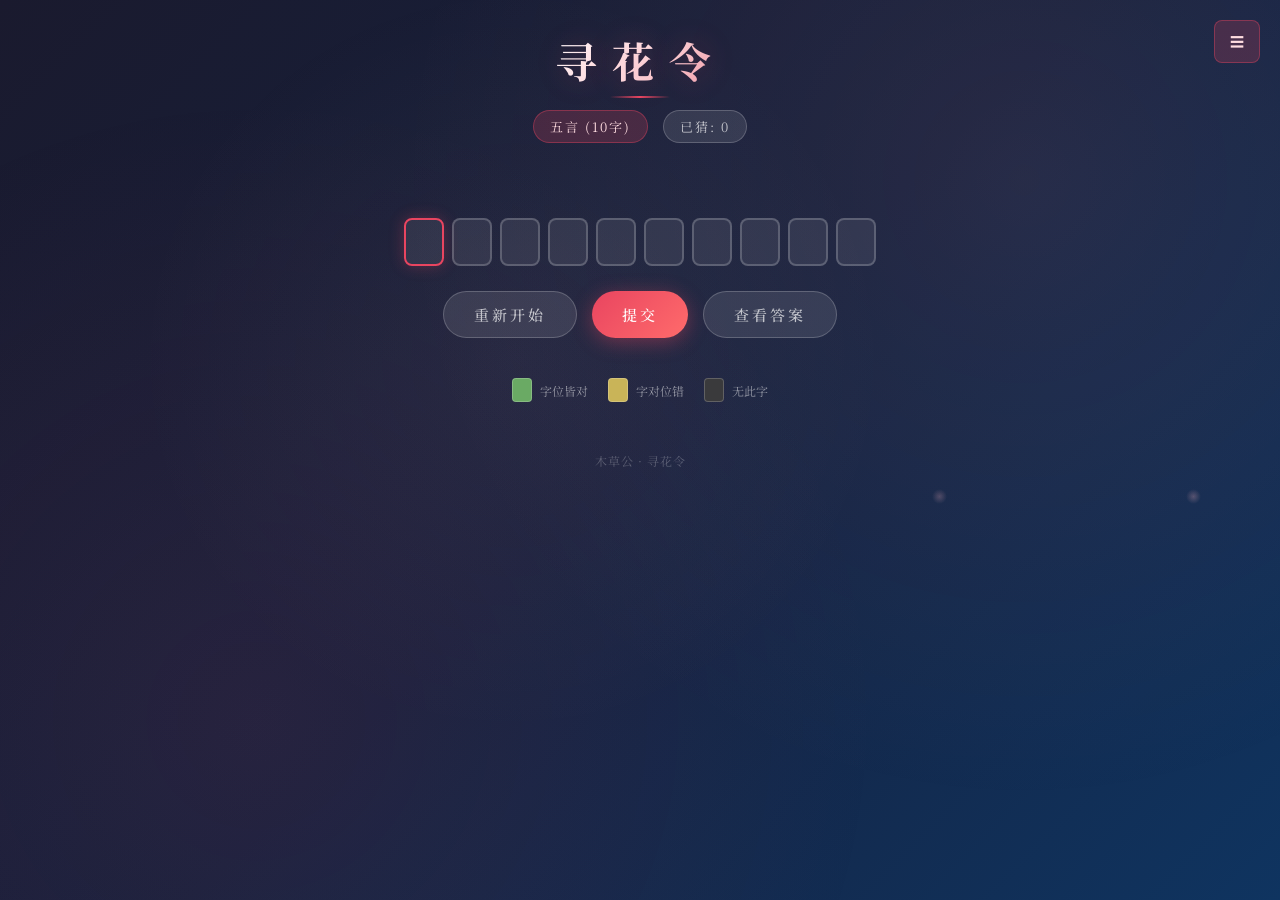
<file: games/xunhualing_static/index.html>
<!DOCTYPE html>
<html lang="zh-CN">
<head>
    <meta charset="UTF-8">
    <meta name="viewport" content="width=device-width, initial-scale=1.0, maximum-scale=1.0, user-scalable=no">
    <title>寻花令 - 诗词猜谜</title>
    <link href="https://fonts.googleapis.com/css2?family=Noto+Serif+SC:wght@400;600;700&display=swap" rel="stylesheet">
    <style>
        * {
            margin: 0;
            padding: 0;
            box-sizing: border-box;
        }

        :root {
            --bg-primary: #1a1a2e;
            --bg-secondary: #16213e;
            --bg-tertiary: #0f3460;
            --accent: #e94560;
            --accent-light: #ff6b6b;
            --text-primary: #ffffff;
            --text-secondary: rgba(255, 255, 255, 0.7);
            --text-muted: rgba(255, 255, 255, 0.5);
            --correct: #6aaa64;      /* 绿色 - 正确 */
            --present: #c9b458;      /* 黄色 - 存在 */
            --absent: #3a3a3c;       /* 深灰 - 不存在 */
            --empty: #5a5a5c;        /* 浅灰 - 待输入 */
            --border: rgba(255, 255, 255, 0.2);
        }

        body {
            font-family: 'Noto Serif SC', 'SimSun', '宋体', serif;
            background: linear-gradient(135deg, var(--bg-primary) 0%, var(--bg-secondary) 50%, var(--bg-tertiary) 100%);
            min-height: 100vh;
            color: var(--text-primary);
            overflow-x: hidden;
            position: relative;
        }

        /* 背景装饰 */
        body::before {
            content: '';
            position: fixed;
            top: 0;
            left: 0;
            width: 100%;
            height: 100%;
            background: 
                radial-gradient(circle at 20% 80%, rgba(233, 69, 96, 0.08) 0%, transparent 50%),
                radial-gradient(circle at 80% 20%, rgba(255, 154, 158, 0.08) 0%, transparent 50%),
                radial-gradient(circle at 40% 40%, rgba(250, 208, 196, 0.05) 0%, transparent 40%);
            pointer-events: none;
            z-index: 0;
        }

        /* 飘落花瓣效果 */
        .petal {
            position: fixed;
            width: 15px;
            height: 15px;
            background: radial-gradient(circle, rgba(255, 182, 193, 0.5) 0%, transparent 70%);
            border-radius: 50% 0 50% 50%;
            pointer-events: none;
            animation: fall linear infinite;
            z-index: 0;
        }

        @keyframes fall {
            0% {
                transform: translateY(-100px) rotate(0deg);
                opacity: 0.8;
            }
            100% {
                transform: translateY(100vh) rotate(720deg);
                opacity: 0;
            }
        }

        /* 头部 */
        .header {
            text-align: center;
            padding: 30px 20px 20px;
            z-index: 1;
            position: relative;
        }

        .title {
            font-size: 42px;
            font-weight: 700;
            background: linear-gradient(135deg, #fff 0%, #ffdde1 50%, #ee9ca7 100%);
            -webkit-background-clip: text;
            -webkit-text-fill-color: transparent;
            background-clip: text;
            letter-spacing: 15px;
            text-shadow: 0 0 30px rgba(233, 69, 96, 0.3);
            position: relative;
            display: inline-block;
        }

        .title::after {
            content: '';
            position: absolute;
            bottom: -8px;
            left: 50%;
            transform: translateX(-50%);
            width: 60px;
            height: 2px;
            background: linear-gradient(90deg, transparent, var(--accent), transparent);
            border-radius: 2px;
        }

        .subtitle {
            font-size: 14px;
            color: var(--text-muted);
            margin-top: 15px;
            letter-spacing: 3px;
        }

        /* 菜单按钮样式 */
        .menu-container {
            position: fixed;
            top: 20px;
            right: 20px;
            z-index: 1000;
        }

        .menu-btn {
            background: rgba(233, 69, 96, 0.2);
            border: 1px solid rgba(233, 69, 96, 0.4);
            border-radius: 8px;
            padding: 10px 15px;
            color: #ffdde1;
            cursor: pointer;
            font-size: 14px;
            font-family: inherit;
            transition: all 0.3s ease;
            display: flex;
            align-items: center;
            gap: 5px;
        }

        .menu-btn:hover {
            background: rgba(233, 69, 96, 0.3);
            transform: scale(1.05);
        }

        .dropdown-menu {
            position: absolute;
            top: 100%;
            right: 0;
            margin-top: 8px;
            background: rgba(22, 33, 62, 0.95);
            border: 1px solid rgba(233, 69, 96, 0.3);
            border-radius: 8px;
            padding: 8px 0;
            min-width: 140px;
            display: none;
            box-shadow: 0 4px 20px rgba(0, 0, 0, 0.3);
            backdrop-filter: blur(10px);
        }

        .dropdown-menu.show {
            display: block;
        }

        .dropdown-item {
            padding: 10px 16px;
            color: var(--text-primary);
            cursor: pointer;
            transition: background 0.2s;
            font-size: 14px;
        }

        .dropdown-item:hover {
            background: rgba(233, 69, 96, 0.2);
        }

        .dropdown-item.disabled {
            color: var(--text-muted);
            cursor: not-allowed;
            opacity: 0.5;
        }

        .dropdown-item.disabled:hover {
            background: transparent;
        }

        /* 模态框样式 */
        .modal-overlay {
            position: fixed;
            top: 0;
            left: 0;
            width: 100%;
            height: 100%;
            background: rgba(0, 0, 0, 0.7);
            display: none;
            justify-content: center;
            align-items: center;
            z-index: 2000;
        }

        .modal-overlay.show {
            display: flex;
        }

        .modal-content {
            background: linear-gradient(135deg, var(--bg-secondary) 0%, var(--bg-tertiary) 100%);
            border: 1px solid rgba(233, 69, 96, 0.3);
            border-radius: 12px;
            padding: 30px;
            max-width: 450px;
            width: 90%;
            max-height: 80vh;
            overflow-y: auto;
            box-shadow: 0 10px 40px rgba(0, 0, 0, 0.4);
        }

        .modal-title {
            font-size: 20px;
            margin-bottom: 20px;
            text-align: center;
            color: #ffdde1;
        }

        .form-group {
            margin-bottom: 15px;
        }

        .form-label {
            display: block;
            margin-bottom: 5px;
            font-size: 14px;
            color: var(--text-secondary);
        }

        .form-input, .form-select {
            width: 100%;
            padding: 10px 12px;
            background: rgba(255, 255, 255, 0.1);
            border: 1px solid rgba(255, 255, 255, 0.2);
            border-radius: 6px;
            color: var(--text-primary);
            font-family: inherit;
            font-size: 14px;
            cursor: pointer;
            appearance: auto;
        }

        .form-input:focus, .form-select:focus {
            outline: none;
            border-color: var(--accent);
        }

        /* 确保下拉选项在深色背景下可见 */
        .form-select option {
            background: var(--bg-secondary);
            color: var(--text-primary);
            font-size: 14px;
            padding: 8px;
        }

        .form-select option:hover,
        .form-select option:focus,
        .form-select option:checked {
            background: var(--accent);
            color: white;
        }

        /* 移动端下拉菜单兼容性 */
        @media (max-width: 480px) {
            .form-select {
                font-size: 16px; /* 防止iOS缩放 */
                min-height: 44px;
            }
        }

        .form-hint {
            font-size: 12px;
            color: var(--text-muted);
            margin-top: 4px;
        }

        .modal-buttons {
            display: flex;
            gap: 10px;
            margin-top: 20px;
        }

        .modal-btn {
            flex: 1;
            padding: 12px;
            border: none;
            border-radius: 6px;
            cursor: pointer;
            font-family: inherit;
            font-size: 14px;
            transition: all 0.2s;
        }

        .modal-btn-primary {
            background: linear-gradient(135deg, var(--accent), var(--accent-light));
            color: white;
        }

        .modal-btn-primary:hover {
            transform: translateY(-2px);
            box-shadow: 0 4px 15px rgba(233, 69, 96, 0.3);
        }

        .modal-btn-secondary {
            background: rgba(255, 255, 255, 0.1);
            color: var(--text-primary);
            border: 1px solid rgba(255, 255, 255, 0.2);
        }

        .modal-btn-secondary:hover {
            background: rgba(255, 255, 255, 0.15);
        }

        /* 导出代码区域 */
        .export-section {
            margin-top: 20px;
            display: none;
        }

        .export-section.show {
            display: block;
        }

        .export-textarea {
            width: 100%;
            height: 150px;
            padding: 10px;
            background: rgba(0, 0, 0, 0.3);
            border: 1px solid rgba(255, 255, 255, 0.2);
            border-radius: 6px;
            color: var(--text-primary);
            font-family: 'Consolas', 'Monaco', monospace;
            font-size: 12px;
            resize: vertical;
        }

        .copy-btn {
            margin-top: 10px;
            padding: 8px 16px;
            background: rgba(106, 170, 100, 0.3);
            border: 1px solid rgba(106, 170, 100, 0.5);
            border-radius: 6px;
            color: #6aaa64;
            cursor: pointer;
            font-family: inherit;
            font-size: 13px;
            transition: all 0.2s;
        }

        .copy-btn:hover {
            background: rgba(106, 170, 100, 0.4);
        }

        /* 游戏信息 */
        .game-info {
            display: flex;
            gap: 15px;
            justify-content: center;
            align-items: center;
            margin-bottom: 20px;
            z-index: 1;
            position: relative;
        }

        .poem-type {
            display: inline-block;
            padding: 6px 16px;
            background: rgba(233, 69, 96, 0.2);
            border: 1px solid rgba(233, 69, 96, 0.4);
            border-radius: 20px;
            font-size: 13px;
            color: #ffdde1;
            letter-spacing: 2px;
        }

        .guess-count {
            display: inline-block;
            padding: 6px 16px;
            background: rgba(255, 255, 255, 0.1);
            border: 1px solid rgba(255, 255, 255, 0.2);
            border-radius: 20px;
            font-size: 13px;
            color: var(--text-secondary);
            letter-spacing: 2px;
        }

        /* 主游戏区 */
        .game-container {
            display: flex;
            flex-direction: column;
            align-items: center;
            padding: 0 15px 30px;
            z-index: 1;
            position: relative;
            max-width: 600px;
            margin: 0 auto;
        }

        /* 猜词网格 */
        .guess-grid {
            display: flex;
            flex-direction: column;
            gap: 10px;
            margin-bottom: 25px;
            width: 100%;
            align-items: center;
        }

        .guess-row {
            display: flex;
            gap: 8px;
            justify-content: center;
        }

        .char-box {
            width: 40px;
            height: 48px;
            border: 2px solid var(--border);
            border-radius: 8px;
            display: flex;
            align-items: center;
            justify-content: center;
            font-size: 22px;
            font-weight: 600;
            background: rgba(255, 255, 255, 0.05);
            transition: all 0.3s ease;
            cursor: default;
            user-select: none;
        }

        /* 输入框样式 */
        .char-box.input-box {
            cursor: text;
            background: rgba(255, 255, 255, 0.08);
            caret-color: transparent;
        }

        .char-box.input-box:focus {
            outline: none;
            border-color: var(--accent);
            box-shadow: 0 0 15px rgba(233, 69, 96, 0.3);
        }

        /* 状态颜色 */
        .char-box.correct {
            background: var(--correct);
            border-color: var(--correct);
            color: white;
            animation: flip 0.6s ease;
        }

        .char-box.present {
            background: var(--present);
            border-color: var(--present);
            color: white;
            animation: flip 0.6s ease;
        }

        .char-box.absent {
            background: var(--absent);
            border-color: var(--absent);
            color: rgba(255, 255, 255, 0.6);
            animation: flip 0.6s ease;
        }

        .char-box.empty {
            background: rgba(255, 255, 255, 0.1);
            border-color: var(--empty);
        }

        @keyframes flip {
            0% { transform: rotateX(0); }
            50% { transform: rotateX(90deg); }
            100% { transform: rotateX(0); }
        }

        /* 按钮 */
        .button-group {
            display: flex;
            gap: 15px;
            justify-content: center;
            margin-bottom: 20px;
        }

        .btn {
            padding: 12px 30px;
            font-size: 15px;
            font-family: inherit;
            border: none;
            border-radius: 25px;
            cursor: pointer;
            transition: all 0.3s ease;
            letter-spacing: 3px;
            font-weight: 500;
        }

        .btn-primary {
            background: linear-gradient(135deg, var(--accent) 0%, var(--accent-light) 100%);
            color: white;
            box-shadow: 0 4px 20px rgba(233, 69, 96, 0.4);
        }

        .btn-primary:hover {
            transform: translateY(-2px);
            box-shadow: 0 6px 25px rgba(233, 69, 96, 0.5);
        }

        .btn-primary:disabled {
            opacity: 0.5;
            cursor: not-allowed;
            transform: none;
        }

        .btn-secondary {
            background: rgba(255, 255, 255, 0.1);
            color: var(--text-secondary);
            border: 1px solid var(--border);
        }

        .btn-secondary:hover {
            background: rgba(255, 255, 255, 0.2);
            color: white;
        }

        .btn-danger {
            background: rgba(231, 76, 60, 0.2);
            color: #e74c3c;
            border: 1px solid rgba(231, 76, 60, 0.4);
        }

        .btn-danger:hover {
            background: rgba(231, 76, 60, 0.3);
            transform: translateY(-2px);
        }

        /* 提示信息 */
        .message {
            text-align: center;
            padding: 12px 24px;
            border-radius: 8px;
            margin-bottom: 15px;
            font-size: 14px;
            letter-spacing: 1px;
            opacity: 0;
            transition: opacity 0.3s ease;
            min-height: 40px;
        }

        .message.show {
            opacity: 1;
        }

        .message.success {
            background: rgba(106, 170, 100, 0.2);
            border: 1px solid rgba(106, 170, 100, 0.4);
            color: #a7f3a0;
        }

        .message.error {
            background: rgba(233, 69, 96, 0.2);
            border: 1px solid rgba(233, 69, 96, 0.4);
            color: #ffb3ba;
        }

        /* 结果展示 */
        .result-section {
            text-align: center;
            padding: 20px;
            background: rgba(255, 255, 255, 0.05);
            border-radius: 16px;
            border: 1px solid var(--border);
            margin-bottom: 20px;
            display: none;
        }

        .result-section.show {
            display: block;
            animation: fadeIn 0.5s ease;
        }

        @keyframes fadeIn {
            from { opacity: 0; transform: translateY(-10px); }
            to { opacity: 1; transform: translateY(0); }
        }

        .result-title {
            font-size: 18px;
            color: var(--accent-light);
            margin-bottom: 10px;
            letter-spacing: 2px;
        }

        .result-poem {
            font-size: 22px;
            color: white;
            letter-spacing: 4px;
            line-height: 1.8;
            margin-bottom: 8px;
        }

        .result-author {
            font-size: 14px;
            color: var(--text-muted);
            letter-spacing: 1px;
        }

        /* 全文展示 */
        .result-fulltext {
            display: none;
            text-align: left;
            max-width: 560px;
            margin: 14px auto 0;
            padding: 14px 18px;
            background: rgba(0, 0, 0, 0.25);
            border: 1px solid var(--border);
            border-radius: 10px;
            color: var(--text-primary);
            font-size: 15px;
            line-height: 1.9;
            letter-spacing: 1px;
            white-space: pre-wrap;
            max-height: 45vh;
            overflow-y: auto;
        }

        .result-fulltext.show {
            display: block;
            animation: fadeIn 0.3s ease;
        }

        .result-actions {
            display: flex;
            gap: 10px;
            justify-content: center;
            align-items: center;
            flex-wrap: wrap;
            margin-top: 15px;
        }

        /* 提示用字选择 */
        .hint-char-picker {
            display: none;
            text-align: left;
            margin-top: 14px;
            padding-top: 12px;
            border-top: 1px dashed var(--border);
        }

        .hint-char-chips {
            display: flex;
            flex-wrap: wrap;
            gap: 8px;
            margin-top: 8px;
        }

        .hint-chip {
            padding: 4px 12px;
            border-radius: 8px;
            border: 1px solid rgba(254, 202, 87, 0.4);
            background: rgba(254, 202, 87, 0.1);
            color: #feca57;
            font-size: 16px;
            letter-spacing: 2px;
            cursor: pointer;
            transition: all 0.2s ease;
        }

        .hint-chip:hover {
            background: rgba(254, 202, 87, 0.25);
        }

        .hint-chip.active {
            background: linear-gradient(135deg, #feca57, #f39c12);
            border-color: transparent;
            color: #1a1a2e;
            font-weight: bold;
        }

        /* 模糊匹配 */
        #fuzzyModal {
            align-items: flex-start;
            padding: 3vh 12px 12px;
            overflow-y: auto;
        }

        #fuzzyModal .modal-content {
            display: flex;
            flex-direction: column;
            max-height: calc(100dvh - 24px);
            padding: 20px;
        }

        #fuzzyModal .modal-title {
            font-size: 18px;
            margin-bottom: 12px;
        }

        .fuzzy-results {
            flex: 1 1 auto;
            min-height: 90px;
            overflow-y: auto;
            text-align: left;
            margin-top: 8px;
            border: 1px solid var(--border);
            border-radius: 10px;
            background: rgba(0, 0, 0, 0.2);
        }

        .fuzzy-item {
            padding: 10px 14px;
            border-bottom: 1px solid var(--border);
        }

        .fuzzy-item:last-child {
            border-bottom: none;
        }

        .fz-sentence {
            font-size: 16px;
            color: var(--text-primary);
            letter-spacing: 1px;
            line-height: 1.6;
        }

        .fz-meta {
            font-size: 12px;
            color: var(--text-muted);
            margin-top: 4px;
            letter-spacing: 1px;
        }

        .fuzzy-item mark {
            background: rgba(254, 202, 87, 0.35);
            color: #ffe08a;
            border-radius: 2px;
            padding: 0 1px;
        }

        .fuzzy-empty {
            color: var(--text-muted);
            font-size: 13px;
            padding: 18px 8px;
            text-align: center;
        }

        /* 图例说明 */
        .legend {
            display: flex;
            gap: 20px;
            justify-content: center;
            margin-top: 20px;
            flex-wrap: wrap;
        }

        .legend-item {
            display: flex;
            align-items: center;
            gap: 8px;
            font-size: 12px;
            color: var(--text-muted);
        }

        .legend-box {
            width: 20px;
            height: 24px;
            border-radius: 4px;
            border: 1px solid var(--border);
        }

        .legend-box.correct { background: var(--correct); }
        .legend-box.present { background: var(--present); }
        .legend-box.absent { background: var(--absent); }

        /* 页脚 */
        .footer {
            text-align: center;
            padding: 20px;
            color: rgba(255, 255, 255, 0.25);
            font-size: 12px;
            letter-spacing: 1px;
            z-index: 1;
            position: relative;
        }

        /* 响应式设计 */
        @media (max-width: 480px) {
            .title {
                font-size: 32px;
                letter-spacing: 10px;
            }

            /* 默认尺寸 */
            .char-box {
                width: 28px;
                height: 36px;
                font-size: 16px;
                border-radius: 6px;
            }

            /* 五言诗（10字）使用稍大尺寸 */
            .guess-row.len-10 .char-box {
                width: 32px;
                height: 40px;
                font-size: 18px;
            }

            /* 七言诗（14字）使用更小尺寸 */
            .guess-row.len-14 .char-box {
                width: 24px;
                height: 32px;
                font-size: 14px;
            }

            .guess-row {
                gap: 4px;
            }

            /* 五言诗减小间距 */
            .guess-row.len-10 {
                gap: 5px;
            }

            /* 七言诗进一步减小间距 */
            .guess-row.len-14 {
                gap: 3px;
            }

            .guess-grid {
                gap: 6px;
            }

            .btn {
                padding: 10px 24px;
                font-size: 14px;
            }

            .legend {
                gap: 12px;
            }

            .legend-item {
                font-size: 11px;
            }
        }

        @media (min-width: 481px) and (max-width: 768px) {
            .char-box {
                width: 32px;
                height: 40px;
            }

            .guess-row.len-10 .char-box {
                width: 36px;
                height: 44px;
            }

            .guess-row.len-14 .char-box {
                width: 28px;
                height: 36px;
                font-size: 16px;
            }
        }

        /* 成功动画 */
        .celebration {
            position: fixed;
            top: 0;
            left: 0;
            width: 100%;
            height: 100%;
            pointer-events: none;
            z-index: 100;
        }

        .confetti {
            position: absolute;
            width: 10px;
            height: 10px;
            animation: confetti-fall 3s ease-out forwards;
        }

        @keyframes confetti-fall {
            0% {
                opacity: 1;
                transform: translateY(0) rotate(0deg);
            }
            100% {
                opacity: 0;
                transform: translateY(100vh) rotate(720deg);
            }
        }

        /* 数据加载提示 */
        .loading {
            display: flex;
            flex-direction: column;
            align-items: center;
            justify-content: center;
            padding: 40px;
            color: var(--text-secondary);
        }

        .loading-spinner {
            width: 40px;
            height: 40px;
            border: 3px solid rgba(233, 69, 96, 0.3);
            border-top-color: var(--accent);
            border-radius: 50%;
            animation: spin 1s linear infinite;
            margin-bottom: 15px;
        }

        @keyframes spin {
            to { transform: rotate(360deg); }
        }
    </style>
</head>
<body>
    <!-- 头部 -->
    <header class="header">
        <h1 class="title">寻花令</h1>
        <!-- <p class="subtitle">猜诗词 · 品经典</p> -->
    </header>

    <!-- 菜单按钮 -->
    <div class="menu-container">
        <button class="menu-btn" onclick="toggleMenu()">
            <span>☰</span> 
        </button>
        <div class="dropdown-menu" id="dropdownMenu">
            <div class="dropdown-item" id="hintMenuItem" onclick="showHint()">💡 获取提示</div>
            <div class="dropdown-item" onclick="openFuzzyModal()">🔍 模糊匹配</div>
            <div class="dropdown-item" onclick="openAddPoemModal()">➕ 添加诗词</div>
            <div class="dropdown-item" onclick="openExportModal()">📋 导出数据</div>
        </div>
    </div>

    <!-- 添加诗词模态框 -->
    <div class="modal-overlay" id="addPoemModal">
        <div class="modal-content">
            <h2 class="modal-title">添加新诗词</h2>
            <form id="addPoemForm">
                <div class="form-group">
                    <label class="form-label">诗词标题 *</label>
                    <input type="text" class="form-input" id="poemTitle" placeholder="如：静夜思" required>
                </div>
                <div class="form-group">
                    <label class="form-label">诗句 *</label>
                    <input type="text" class="form-input" id="poemSentence" placeholder="如：床前明月光，疑是地上霜。" required>
                    <p class="form-hint">请输入两句诗，用中文逗号或句号分隔</p>
                </div>
                <div class="form-group">
                    <label class="form-label">作者 *</label>
                    <input type="text" class="form-input" id="poemAuthor" placeholder="如：李白" required>
                </div>
                <div class="form-group">
                    <label class="form-label">朝代 *</label>
                    <select class="form-select" id="poemDynasty" name="dynasty" required>
                        <option value="" disabled selected>请选择朝代</option>
                        <option value="先秦">先秦</option>
                        <option value="汉代">汉代</option>
                        <option value="魏晋">魏晋</option>
                        <option value="南北朝">南北朝</option>
                        <option value="隋代">隋代</option>
                        <option value="唐代" selected>唐代</option>
                        <option value="宋代">宋代</option>
                        <option value="元代">元代</option>
                        <option value="明代">明代</option>
                        <option value="清代">清代</option>
                        <option value="近现代">近现代</option>
                        <option value="其他">其他</option>
                    </select>
                </div>
                <div class="form-group">
                    <label class="form-label">格式</label>
                    <select class="form-select" id="poemFormat">
                        <option value="auto">自动检测（推荐）</option>
                        <option value="5,5">五言绝句（两句，每句5字）</option>
                        <option value="7,7">七言绝句（两句，每句7字）</option>
                    </select>
                </div>
            </form>
            <div class="export-section" id="addSuccessSection">
                <p style="color: #6aaa64; margin-bottom: 10px;">✅ 诗词已添加！点击下面按钮导出完整数据：</p>
                <textarea class="export-textarea" id="exportCodeArea" readonly></textarea>
                <button class="copy-btn" onclick="copyExportCode()">📋 复制代码</button>
                <button class="copy-btn" onclick="downloadPoetryData()" style="margin-left: 10px; background: rgba(233, 69, 96, 0.3); border-color: rgba(233, 69, 96, 0.5); color: #ffdde1;">💾 下载文件</button>
            </div>
            <div class="modal-buttons" id="addModalButtons">
                <button class="modal-btn modal-btn-secondary" onclick="closeAddPoemModal()">取消</button>
                <button class="modal-btn modal-btn-primary" onclick="addPoem()">添加诗词</button>
            </div>
        </div>
    </div>

    <!-- 导出数据模态框 -->
    <div class="modal-overlay" id="exportModal">
        <div class="modal-content">
            <h2 class="modal-title">导出诗词数据</h2>
            <p style="margin-bottom: 15px; color: var(--text-secondary); font-size: 14px; line-height: 1.8;">
                当前共有 <strong id="totalPoemCount">0</strong> 首诗词<br>
                其中 <strong id="customPoemCount" style="color: #6aaa64;">0</strong> 首为自定义添加<br>
                已删除 <strong id="deletedPoemCount" style="color: #e74c3c;">0</strong> 首（本次会话）
            </p>
            <div class="export-section show">
                <p class="form-hint" style="margin-bottom: 8px;">完整 poetry_data.js 代码：</p>
                <textarea class="export-textarea" id="fullExportArea" readonly></textarea>
                <button class="copy-btn" onclick="copyFullExport()">📋 复制代码</button>
                <button class="copy-btn" onclick="downloadFullPoetryData()" style="margin-left: 10px; background: rgba(233, 69, 96, 0.3); border-color: rgba(233, 69, 96, 0.5); color: #ffdde1;">💾 下载文件</button>
            </div>
            <div class="modal-buttons" style="margin-top: 15px;">
                <button class="modal-btn modal-btn-secondary" onclick="closeExportModal()">关闭</button>
            </div>
        </div>
    </div>

    <!-- 删除确认模态框 -->
    <div class="modal-overlay" id="deleteConfirmModal">
        <div class="modal-content" style="max-width: 380px;">
            <h2 class="modal-title" style="color: #e74c3c;">⚠️ 确认删除</h2>
            <p style="margin: 15px 0; color: var(--text-secondary); font-size: 14px; line-height: 1.6;">
                确定要删除这首诗词吗？<br><br>
                <strong id="deletePoemInfo" style="color: var(--text-primary);"></strong><br><br>
                <span style="color: #e74c3c;">此操作不可恢复！</span>
            </p>
            <div class="modal-buttons">
                <button class="modal-btn modal-btn-secondary" onclick="closeDeleteModal()">取消</button>
                <button class="modal-btn modal-btn-primary" onclick="deleteCurrentPoem()" style="background: linear-gradient(135deg, #e74c3c, #c0392b);">确认删除</button>
            </div>
        </div>
    </div>

    <!-- 提示模态框 -->
    <div class="modal-overlay" id="hintModal">
        <div class="modal-content" style="max-width: 400px;">
            <h2 class="modal-title" style="color: #feca57;">💡 提示</h2>
            <p id="hintIntro" style="margin: 15px 0; color: var(--text-secondary); font-size: 14px;">
                这首诗词也包含你猜对的字：
            </p>
            <div style="background: rgba(254, 202, 87, 0.1); border: 1px solid rgba(254, 202, 87, 0.3); border-radius: 8px; padding: 15px; margin: 15px 0;">
                <p id="hintPoemInfo" style="color: var(--text-secondary); font-size: 13px; margin-bottom: 8px;"></p>
                <p id="hintPoemSentence" style="color: var(--text-primary); font-size: 18px; letter-spacing: 2px; line-height: 1.6;"></p>
            </div>
            <p id="hintMatchedChars" style="color: #feca57; font-size: 13px; margin-bottom: 15px;"></p>
            <div class="hint-char-picker" id="hintCharPicker">
                <p style="color: var(--text-secondary); font-size: 13px; margin-bottom: 4px;">指定字（可多选，须同时出现）：</p>
                <div class="hint-char-chips" id="hintCharChips"></div>
            </div>
            <p id="hintNote" style="color: var(--text-muted); font-size: 12px; margin-top: 10px;">
                提示：这只是包含相同字的其他诗词，不一定是答案哦～
            </p>
            <div class="modal-buttons" style="margin-top: 15px;">
                <button class="modal-btn modal-btn-secondary" onclick="closeHintModal()">关闭</button>
                <button class="modal-btn modal-btn-primary" onclick="showHint()" style="background: linear-gradient(135deg, #feca57, #f39c12); color: #1a1a2e;">换一条</button>
            </div>
        </div>
    </div>

    <!-- 模糊匹配模态框 -->
    <div class="modal-overlay" id="fuzzyModal">
        <div class="modal-content" style="max-width: 620px;">
            <h2 class="modal-title" style="color: #64b5f6;">🔍 模糊匹配</h2>
            <input type="text" class="form-input" id="fuzzyInput" placeholder="输入诗句、标题或作者；空格分隔可多条件" autocomplete="off" oninput="onFuzzyInput()">
            <p class="form-hint" id="fuzzySummary" style="margin: 10px 0 6px;">输入即筛选，无需确认</p>
            <div class="fuzzy-results" id="fuzzyResults"></div>
            <div class="modal-buttons" style="margin-top: 15px;">
                <button class="modal-btn modal-btn-secondary" onclick="closeFuzzyModal()">关闭</button>
            </div>
        </div>
    </div>

    <!-- 游戏区 -->
    <main class="game-container">
        <!-- 游戏信息 -->
        <div class="game-info">
            <span class="poem-type" id="poemType">正在加载...</span>
            <span class="guess-count" id="guessCount">已猜: 0</span>
        </div>

        <!-- 消息提示 -->
        <div class="message" id="message"></div>

        <!-- 结果展示 -->
        <div class="result-section" id="resultSection">
            <div class="result-title" id="resultTitle"></div>
            <div class="result-poem" id="resultPoem"></div>
            <div class="result-author" id="resultAuthor"></div>
            <div class="result-fulltext" id="resultFulltext"></div>
            <div class="result-actions">
                <button class="btn btn-secondary" id="showFulltextBtn" onclick="toggleFulltext()" style="display: none;">📜 显示全文</button>
                <button class="btn btn-danger" id="deletePoemBtn" onclick="confirmDeletePoem()" style="display: none;">🗑️ 删除此诗词</button>
            </div>
        </div>

        <!-- 数据加载提示 -->
        <div class="loading" id="loading">
            <div class="loading-spinner"></div>
            <p>正在加载诗词数据...</p>
        </div>

        <!-- 猜词网格 -->
        <div class="guess-grid" id="guessGrid" style="display: none;"></div>

        <!-- 按钮 -->
        <div class="button-group" id="buttonGroup" style="display: none;">
            <button class="btn btn-secondary" onclick="newGame()">重新开始</button>
            <button class="btn btn-primary" id="submitBtn" onclick="submitGuess()">提交</button>
            <button class="btn btn-secondary" onclick="showAnswer()">查看答案</button>
        </div>

        <!-- 图例 -->
        <div class="legend" id="legend" style="display: none;">
            <div class="legend-item">
                <div class="legend-box correct"></div>
                <span>字位皆对</span>
            </div>
            <div class="legend-item">
                <div class="legend-box present"></div>
                <span>字对位错</span>
            </div>
            <div class="legend-item">
                <div class="legend-box absent"></div>
                <span>无此字</span>
            </div>
        </div>
    </main>

    <!-- 庆祝动画容器 -->
    <div class="celebration" id="celebration"></div>

    <!-- 页脚 -->
    <footer class="footer">
        <p>木草公 · 寻花令</p>
    </footer>

    <!-- 引入诗词数据 -->
    <script src="poetry_data.js"></script>
    <script src="poetry_fulltext.js"></script>

    <script>
        // ==================== 静态版本 - 从外部 JS 文件加载诗词数据 ====================
        // POETRY_DATABASE 来自 poetry_data.js，格式为原始text数组

        // 游戏状态
        let gameState = {
            answer: '',
            type: '',
            length: 0,
            currentRow: 0,
            maxAttempts: 30,
            isGameOver: false,
            poemInfo: null,
            hintChars: []
        };

        // 输入法组合状态标记
        let isComposing = false;

        // 初始化
        window.onload = async function() {
            createPetals();
            setInterval(createPetals, 5000);

            // 加载诗词数据
            try {
                await loadPoetryData();
                // 加载已删除的原始诗词记录
                loadDeletedOriginalPoems();
                applyDeletedOriginalPoems();
                // 加载用户自定义的诗词（从 localStorage）
                loadCustomPoems();
                hideLoading();
                initGame();
            } catch (error) {
                console.error('Failed to load poetry data:', error);
                showMessage('加载诗词数据失败，请刷新页面重试', 'error');
            }
        };

        // 从外部 JS 文件加载诗词数据
        function loadPoetryData() {
            // POETRY_DATABASE 定义在 poetry_data.js 中
            if (typeof POETRY_DATABASE === 'undefined') {
                throw new Error('诗词数据未找到，请确保 poetry_data.js 文件存在');
            }

            console.log(`原始诗词数据加载完成: 共 ${POETRY_DATABASE.length} 条`);
            return Promise.resolve();
        }

        // 解析单行诗词数据
        function parsePoemLine(line) {
            const parts = line.split('\t');
            if (parts.length < 6) return null;

            const [title, sentence, author, dynasty, lineCount, wordCount] = parts;

            return {
                title: title.trim(),
                sentence: sentence.trim(),
                author: author.trim(),
                dynasty: dynasty.trim(),
                wordCount: wordCount.trim()
            };
        }

        // 检查并转换诗词为游戏格式
        function convertToGameFormat(poem) {
            // 只接受 5,5 或 7,7 格式
            if (poem.wordCount !== '5,5' && poem.wordCount !== '7,7') {
                return null;
            }

            // 提取纯汉字（去掉标点）
            const cleanSentence = poem.sentence.replace(/[^\u4e00-\u9fa5]/g, '');

            // 确定类型和长度
            const type = poem.wordCount === '5,5' ? 'wuyan' : 'qiyan';
            const length = poem.wordCount === '5,5' ? 10 : 14;

            // 验证长度
            if (cleanSentence.length !== length) {
                return null;
            }

            // 分割两句
            const halfLen = length / 2;
            const halves = [
                cleanSentence.substring(0, halfLen),
                cleanSentence.substring(halfLen, length)
            ];

            return {
                id: `${poem.title}_${cleanSentence}`,
                type: type,
                title: poem.title,
                author: poem.author,
                dynasty: poem.dynasty,
                sentence: poem.sentence,
                answer: cleanSentence,
                length: length,
                halves: halves,
                wordCount: poem.wordCount
            };
        }

        // 隐藏加载提示，显示游戏界面
        function hideLoading() {
            document.getElementById('loading').style.display = 'none';
            document.getElementById('guessGrid').style.display = 'flex';
            document.getElementById('buttonGroup').style.display = 'flex';
            document.getElementById('legend').style.display = 'flex';
        }

        // 创建飘落花瓣
        function createPetals() {
            const petalCount = 8;
            for (let i = 0; i < petalCount; i++) {
                setTimeout(() => {
                    const petal = document.createElement('div');
                    petal.className = 'petal';
                    petal.style.left = Math.random() * 100 + 'vw';
                    petal.style.animationDuration = (Math.random() * 5 + 10) + 's';
                    petal.style.opacity = Math.random() * 0.4 + 0.2;
                    document.body.appendChild(petal);
                    setTimeout(() => petal.remove(), 15000);
                }, i * 600);
            }
        }

        // 初始化游戏 - 随机选择诗词，边选边验证格式
        function initGame() {
            if (typeof POETRY_DATABASE === 'undefined' || POETRY_DATABASE.length === 0) {
                showMessage('诗词数据未加载', 'error');
                return;
            }

            // 随机选择直到找到符合 5,5 或 7,7 格式的诗词
            let gamePoem = null;
            let attempts = 0;
            const maxAttempts = 1000; // 防止无限循环

            while (!gamePoem && attempts < maxAttempts) {
                const randomLine = POETRY_DATABASE[Math.floor(Math.random() * POETRY_DATABASE.length)];
                const parsed = parsePoemLine(randomLine);
                if (parsed) {
                    gamePoem = convertToGameFormat(parsed);
                }
                attempts++;
            }

            if (!gamePoem) {
                showMessage('未能找到符合条件的诗词（5,5或7,7格式）', 'error');
                return;
            }

            gameState.answer = gamePoem.answer;
            gameState.type = gamePoem.type;
            gameState.length = gamePoem.length;
            gameState.poemInfo = gamePoem;

            startGame();
        }

        // 开始游戏
        function startGame() {
            gameState.currentRow = 0;
            gameState.isGameOver = false;
            gameState.hintChars = [];

            // 更新类型显示
            const typeText = gameState.type === 'wuyan' ? '五言' : '七言';
            document.getElementById('poemType').textContent = `${typeText} (${gameState.length}字)`;

            // 初始化猜测次数
            updateGuessCount();

            // 清空网格
            const grid = document.getElementById('guessGrid');
            grid.innerHTML = '';

            // 创建第一行输入框
            addInputRow();

            // 隐藏结果
            document.getElementById('resultSection').classList.remove('show');
            document.getElementById('resultFulltext').classList.remove('show');
            document.getElementById('showFulltextBtn').style.display = 'none';
            document.getElementById('submitBtn').disabled = false;

            // 清空消息
            hideMessage();
        }

        // 添加输入行
        function addInputRow() {
            const grid = document.getElementById('guessGrid');
            const row = document.createElement('div');
            row.className = `guess-row len-${gameState.length}`;
            row.id = `row-${gameState.currentRow}`;

            for (let i = 0; i < gameState.length; i++) {
                const box = document.createElement('div');
                box.className = 'char-box input-box';
                box.id = `box-${gameState.currentRow}-${i}`;
                box.contentEditable = true;
                box.setAttribute('data-index', i);

                // 输入事件
                box.addEventListener('input', (e) => {
                    // 如果在 composition 期间有新输入，取消之前的焦点移动计划
                    if (box.getAttribute('data-focus-scheduled')) {
                        box.removeAttribute('data-focus-scheduled');
                    }
                    handleInput(e);
                });
                box.addEventListener('keydown', handleKeydown);
                box.addEventListener('focus', handleFocus);

                // 输入法组合事件 - 优化移动端候选词选择
                box.addEventListener('compositionstart', () => { 
                    isComposing = true; 
                    box.setAttribute('data-composing', 'true');
                });
                box.addEventListener('compositionupdate', (e) => {
                    // 输入法正在输入中
                    box.setAttribute('data-composing', 'true');
                });
                
                // compositionend: 输入法候选词选择完成
                // 关键点：不要立即处理，给用户时间选择更多候选词（如百度输入法的联想）
                box.addEventListener('compositionend', (e) => {
                    isComposing = false;
                    box.removeAttribute('data-composing');
                    
                    // 取消任何待处理的焦点移动，避免与 composition 处理冲突
                    box.removeAttribute('data-focus-scheduled');
                    
                    // 对于移动端输入法，compositionend 后可能还有候选词（如百度联想）
                    // 标记 composition 刚结束，input 处理时会检查此标记
                    box.setAttribute('data-composition-just-ended', 'true');
                    
                    // 100ms后处理（给用户时间看到并点击候选词）
                    setTimeout(() => {
                        if (box.getAttribute('data-composition-just-ended') === 'true') {
                            box.removeAttribute('data-composition-just-ended');
                            handleInput(e, true); // true = fromCompositionEnd（使用更长延迟）
                        }
                    }, 100);
                });

                row.appendChild(box);
            }

            grid.appendChild(row);

            // 聚焦第一个输入框
            setTimeout(() => {
                const firstBox = document.getElementById(`box-${gameState.currentRow}-0`);
                if (firstBox) firstBox.focus();
            }, 100);
        }

        // 处理输入
        // fromCompositionEnd: 是否从 compositionend 触发（为 true 时不立即移动焦点）
        function handleInput(e, fromCompositionEnd = false) {
            if (isComposing) return;

            const box = e.target;
            const startIndex = parseInt(box.getAttribute('data-index'));
            let text = box.textContent.trim();

            // 清除 composition 标记
            box.removeAttribute('data-composition-just-ended');

            // 移动端输入法可能插入非中文字符或空格，进行清理
            // 只保留中文汉字
            text = text.replace(/[^\u4e00-\u9fa5]/g, '');

            // 提取所有中文汉字
            const chineseChars = text.split('').filter(c => /[\u4e00-\u9fa5]/.test(c));

            if (chineseChars.length === 0) {
                box.textContent = '';
                return;
            }

            // 将汉字分配到当前及后续的格子中
            const row = gameState.currentRow;
            let lastFilledIndex = startIndex;

            for (let i = 0; i < chineseChars.length; i++) {
                const targetIndex = startIndex + i;
                if (targetIndex >= gameState.length) break;

                const targetBox = document.getElementById(`box-${row}-${targetIndex}`);
                if (targetBox) {
                    targetBox.textContent = chineseChars[i];
                    lastFilledIndex = targetIndex;

                    // 清理起始格子的内容（如果起始格被填充的字移动到了后面的格子）
                    if (i === 0 && box !== targetBox && document.activeElement === box) {
                        if (box.getAttribute('data-index') !== String(targetIndex)) {
                            box.textContent = '';
                        }
                    }
                }
            }

            // 聚焦到最后一个填充的格子的下一个
            const nextFocusIndex = Math.min(lastFilledIndex + 1, gameState.length - 1);
            const nextBox = document.getElementById(`box-${row}-${nextFocusIndex}`);
            if (nextBox) {
                // 对于来自 compositionend 的输入（如百度候选词），给予更长延迟
                // 让用户有充足时间选择输入法的联想候选词（如下半句）
                const focusDelay = fromCompositionEnd ? 2000 : 50;
                
                // 标记即将有焦点移动计划
                box.setAttribute('data-focus-scheduled', 'true');
                
                setTimeout(() => {
                    // 检查是否被取消（有新输入或新的 composition）
                    if (!box.getAttribute('data-focus-scheduled')) return;
                    box.removeAttribute('data-focus-scheduled');
                    
                    nextBox.focus();
                    if (nextBox.textContent.trim() === '') {
                        // 选中内容以便直接输入覆盖
                        const selection = window.getSelection();
                        const range = document.createRange();
                        range.selectNodeContents(nextBox);
                        selection.removeAllRanges();
                        selection.addRange(range);
                    }
                }, focusDelay);
            }
        }

        // 处理键盘事件
        function handleKeydown(e) {
            const box = e.target;
            const index = parseInt(box.getAttribute('data-index'));
            const row = gameState.currentRow;

            // 左箭头
            if (e.key === 'ArrowLeft' && index > 0) {
                e.preventDefault();
                document.getElementById(`box-${row}-${index - 1}`).focus();
            }

            // 右箭头
            if (e.key === 'ArrowRight' && index < gameState.length - 1) {
                e.preventDefault();
                document.getElementById(`box-${row}-${index + 1}`).focus();
            }

            // 回车提交
            if (e.key === 'Enter') {
                e.preventDefault();
                submitGuess();
                return;
            }

            // Backspace 处理
            if (e.key === 'Backspace') {
                if (box.textContent.length === 0 && index > 0) {
                    e.preventDefault();
                    const prevBox = document.getElementById(`box-${row}-${index - 1}`);
                    prevBox.focus();
                    prevBox.textContent = '';
                }
            }
        }

        // 处理焦点
        function handleFocus(e) {
            const selection = window.getSelection();
            const range = document.createRange();
            range.selectNodeContents(e.target);
            selection.removeAllRanges();
            selection.addRange(range);
        }

        // 获取当前行输入
        function getCurrentGuess() {
            let guess = '';
            for (let i = 0; i < gameState.length; i++) {
                const box = document.getElementById(`box-${gameState.currentRow}-${i}`);
                guess += box.textContent.trim();
            }
            return guess;
        }

        // 提交猜测
        function submitGuess() {
            if (gameState.isGameOver) return;

            const guess = getCurrentGuess();

            // 检查是否输入完整
            if (guess.length !== gameState.length) {
                showMessage('请输入完整的诗句', 'error');
                return;
            }

            // 验证是否全是汉字
            if (!/^[\u4e00-\u9fa5]+$/.test(guess)) {
                showMessage('请输入纯汉字', 'error');
                return;
            }

            // 本地检查答案
            const result = checkGuessLocal(guess);

            // 显示结果
            displayResult(result.result);

            if (result.is_correct) {
                // 猜对了
                gameState.isGameOver = true;
                document.getElementById('submitBtn').disabled = true;
                showMessage('🎉 恭喜！你猜对了！', 'success');
                showResult(true);
                celebrate();
            } else {
                gameState.currentRow++;
                updateGuessCount();

                if (gameState.currentRow >= gameState.maxAttempts) {
                    gameState.isGameOver = true;
                    document.getElementById('submitBtn').disabled = true;
                    showMessage('游戏结束', 'error');
                    showResult(false);
                } else {
                    addInputRow();
                }
            }
        }

        // 本地检查答案
        function checkGuessLocal(guess) {
            const result = [];
            const answer = gameState.answer;
            const answerCharCounts = {};

            // 统计答案中每个字符的出现次数
            for (let char of answer) {
                answerCharCounts[char] = (answerCharCounts[char] || 0) + 1;
            }

            // 第一遍：标记正确的位置
            let correctCount = 0;
            for (let i = 0; i < guess.length; i++) {
                const char = guess[i];
                if (i < answer.length && char === answer[i]) {
                    result.push({ char, status: 'correct' });
                    answerCharCounts[char]--;
                    correctCount++;
                } else {
                    result.push({ char, status: 'unknown' });
                }
            }

            // 第二遍：标记存在但位置错误的
            for (let i = 0; i < result.length; i++) {
                if (result[i].status === 'unknown') {
                    const char = result[i].char;
                    if (answerCharCounts[char] > 0) {
                        result[i].status = 'present';
                        answerCharCounts[char]--;
                    } else {
                        result[i].status = 'absent';
                    }
                }
            }

            return {
                result,
                is_correct: correctCount === answer.length && guess.length === answer.length
            };
        }

        // 显示结果
        function displayResult(result) {
            const row = gameState.currentRow;

            for (let i = 0; i < result.length; i++) {
                const box = document.getElementById(`box-${row}-${i}`);
                const item = result[i];

                box.textContent = item.char;
                box.classList.remove('input-box');
                box.contentEditable = false;
                box.classList.add(item.status);

                box.style.animationDelay = `${i * 0.1}s`;
            }
        }

        // 更新猜测次数显示
        function updateGuessCount() {
            const countEl = document.getElementById('guessCount');
            countEl.textContent = `已猜: ${gameState.currentRow}`;
        }

        // 显示消息
        function showMessage(text, type) {
            const msg = document.getElementById('message');
            msg.textContent = text;
            msg.className = `message ${type} show`;

            setTimeout(() => {
                hideMessage();
            }, 3000);
        }

        function hideMessage() {
            const msg = document.getElementById('message');
            msg.classList.remove('show');
        }

        // 显示答案
        function showResult(isWin) {
            const section = document.getElementById('resultSection');
            const title = document.getElementById('resultTitle');
            const poem = document.getElementById('resultPoem');
            const author = document.getElementById('resultAuthor');
            const deleteBtn = document.getElementById('deletePoemBtn');

            title.textContent = isWin ? '🎉 恭喜猜对！' : '📖 正确答案是';

            if (gameState.poemInfo) {
                // 将诗句拆分为两句显示，自动换行
                const sentence = gameState.poemInfo.sentence;
                // 按常见标点分割：，。, . ；;
                const parts = sentence.split(/([，。,\.;；])/);
                if (parts.length >= 3) {
                    // 重新组合：第一句 + 标点 + <br> + 第二句 + 标点
                    const line1 = parts[0] + (parts[1] || '');
                    const line2 = parts.slice(2).join('');
                    poem.innerHTML = `${line1}<br>${line2}`;
                } else {
                    poem.textContent = sentence;
                }
                author.textContent = `${gameState.poemInfo.dynasty} · ${gameState.poemInfo.author}《${gameState.poemInfo.title}》`;
            }

            // 显示删除按钮
            if (deleteBtn) {
                deleteBtn.style.display = 'inline-block';
            }

            // 准备全文（一键展开）
            const fulltextEl = document.getElementById('resultFulltext');
            const fulltextBtn = document.getElementById('showFulltextBtn');
            const fulltext = getPoemFulltext(gameState.poemInfo);
            fulltextEl.classList.remove('show');
            fulltextEl.textContent = fulltext || '';
            if (fulltext && fulltextBtn) {
                fulltextBtn.style.display = 'inline-block';
                fulltextBtn.textContent = '📜 显示全文';
            } else if (fulltextBtn) {
                fulltextBtn.style.display = 'none';
            }

            section.classList.add('show');
        }

        // 取当前篇目的全文；非内置篇目（自定义/已删）返回 null
        function getPoemFulltext(poemInfo) {
            if (!poemInfo || typeof POETRY_FULLTEXT === 'undefined') return null;
            const title = (poemInfo.title || '').trim();
            const author = (poemInfo.author || '').trim();
            return POETRY_FULLTEXT[`${title}|${author}`]
                || POETRY_FULLTEXT[title]
                || null;
        }

        // 展开/收起全文
        function toggleFulltext() {
            const el = document.getElementById('resultFulltext');
            const btn = document.getElementById('showFulltextBtn');
            if (!el || !btn) return;
            const showing = el.classList.toggle('show');
            btn.textContent = showing ? '📜 收起全文' : '📜 显示全文';
            if (showing) {
                el.scrollTop = 0;
            }
        }

        // 查看答案
        function showAnswer() {
            if (!gameState.isGameOver) {
                gameState.isGameOver = true;
                document.getElementById('submitBtn').disabled = true;
                showResult(false);
            }
        }

        // 新游戏
        function newGame() {
            initGame();
            // 隐藏删除按钮
            const deleteBtn = document.getElementById('deletePoemBtn');
            if (deleteBtn) {
                deleteBtn.style.display = 'none';
            }
        }

        // 确认删除弹窗
        function confirmDeletePoem() {
            if (!gameState.poemInfo) return;

            const info = document.getElementById('deletePoemInfo');
            info.innerHTML = `${gameState.poemInfo.dynasty} · ${gameState.poemInfo.author}<br>《${gameState.poemInfo.title}》<br>${gameState.poemInfo.sentence}`;
            
            document.getElementById('deleteConfirmModal').classList.add('show');
        }

        // 关闭删除确认框
        function closeDeleteModal() {
            document.getElementById('deleteConfirmModal').classList.remove('show');
        }

        // 删除当前诗词
        function deleteCurrentPoem() {
            if (!gameState.poemInfo) {
                closeDeleteModal();
                return;
            }

            const sentence = gameState.poemInfo.sentence;
            const poemChars = sentence.replace(/[^\u4e00-\u9fa5]/g, '');

            // 查找并删除
            let deleted = false;
            let deletedRecord = null;

            // 从 POETRY_DATABASE 中删除
            for (let i = POETRY_DATABASE.length - 1; i >= 0; i--) {
                const parts = POETRY_DATABASE[i].split('\t');
                if (parts.length >= 2) {
                    const existingChars = parts[1].replace(/[^\u4e00-\u9fa5]/g, '');
                    if (existingChars === poemChars) {
                        deletedRecord = POETRY_DATABASE.splice(i, 1)[0];
                        deleted = true;
                        break;
                    }
                }
            }

            // 如果删除成功，也从 customPoems 中删除
            if (deleted && deletedRecord) {
                const customIndex = customPoems.indexOf(deletedRecord);
                if (customIndex > -1) {
                    customPoems.splice(customIndex, 1);
                    saveCustomPoems();
                    showMessage('🗑️ 已删除自定义诗词', 'success');
                } else {
                    // 删除的是原始诗词（不在 customPoems 中）
                    // 需要记录这个删除操作，避免下次加载时恢复
                    saveDeletedOriginalPoem(deletedRecord);
                    showMessage('🗑️ 已删除原始诗词（导出时将不包含此诗词）', 'success');
                }

                closeDeleteModal();
                
                // 隐藏结果区域和删除按钮
                document.getElementById('resultSection').classList.remove('show');
                document.getElementById('deletePoemBtn').style.display = 'none';
                
                // 自动开始新游戏
                setTimeout(() => {
                    newGame();
                }, 1500);
            } else {
                alert('删除失败，未找到该诗词');
                closeDeleteModal();
            }
        }

        // 保存已删除的原始诗词记录
        const DELETED_POEMS_KEY = 'xunhualing_deleted_poems';
        let deletedOriginalPoems = [];

        function loadDeletedOriginalPoems() {
            try {
                const saved = localStorage.getItem(DELETED_POEMS_KEY);
                if (saved) {
                    deletedOriginalPoems = JSON.parse(saved);
                }
            } catch (e) {
                console.error('加载已删除诗词失败:', e);
            }
        }

        function saveDeletedOriginalPoem(record) {
            try {
                deletedOriginalPoems.push(record);
                localStorage.setItem(DELETED_POEMS_KEY, JSON.stringify(deletedOriginalPoems));
            } catch (e) {
                console.error('保存删除记录失败:', e);
            }
        }

        function applyDeletedOriginalPoems() {
            // 在初始化时移除已被删除的原始诗词
            if (deletedOriginalPoems.length === 0) return;

            for (let i = POETRY_DATABASE.length - 1; i >= 0; i--) {
                if (deletedOriginalPoems.includes(POETRY_DATABASE[i])) {
                    POETRY_DATABASE.splice(i, 1);
                }
            }
            console.log(`已移除 ${deletedOriginalPoems.length} 首被删除的原始诗词`);
        }

        // 庆祝动画
        function celebrate() {
            const container = document.getElementById('celebration');
            const colors = ['#ff6b6b', '#feca57', '#48dbfb', '#ff9ff3', '#54a0ff', '#5f27cd'];

            for (let i = 0; i < 50; i++) {
                const confetti = document.createElement('div');
                confetti.className = 'confetti';
                confetti.style.left = Math.random() * 100 + 'vw';
                confetti.style.top = '-10px';
                confetti.style.background = colors[Math.floor(Math.random() * colors.length)];
                confetti.style.borderRadius = Math.random() > 0.5 ? '50%' : '0';
                confetti.style.animationDuration = (Math.random() * 2 + 2) + 's';
                confetti.style.animationDelay = (Math.random() * 0.5) + 's';
                container.appendChild(confetti);

                setTimeout(() => confetti.remove(), 4000);
            }
        }

        // 防止页面滚动
        document.addEventListener('touchmove', function(e) {
            if (e.target.closest('.guess-grid')) {
                return;
            }
        }, { passive: false });

        // ==================== 菜单和诗词管理功能 ====================
        
        const CUSTOM_POEMS_KEY = 'xunhualing_custom_poems';
        let customPoems = [];

        // 加载本地存储的自定义诗词
        function loadCustomPoems() {
            try {
                const saved = localStorage.getItem(CUSTOM_POEMS_KEY);
                if (saved) {
                    customPoems = JSON.parse(saved);
                    // 将自定义诗词合并到主数据库
                    if (Array.isArray(customPoems) && customPoems.length > 0) {
                        POETRY_DATABASE.push(...customPoems);
                        console.log(`已加载 ${customPoems.length} 首自定义诗词`);
                    }
                }
            } catch (e) {
                console.error('加载自定义诗词失败:', e);
            }
        }

        // 保存自定义诗词到本地存储
        function saveCustomPoems() {
            try {
                localStorage.setItem(CUSTOM_POEMS_KEY, JSON.stringify(customPoems));
            } catch (e) {
                console.error('保存自定义诗词失败:', e);
            }
        }

        // 切换菜单显示
        function toggleMenu() {
            const menu = document.getElementById('dropdownMenu');
            updateHintMenuItem();
            menu.classList.toggle('show');
        }

        // 更新提示菜单项状态
        function updateHintMenuItem() {
            const hintItem = document.getElementById('hintMenuItem');
            const correctChars = getCorrectGuessedChars();
            
            if (correctChars.length === 0) {
                hintItem.classList.add('disabled');
                hintItem.title = '请先猜中至少一个字（绿色或橙色）';
            } else {
                hintItem.classList.remove('disabled');
                hintItem.title = `已猜中 ${correctChars.length} 个字，可指定用哪个字提示`;
            }
        }

        // 获取所有有价值的猜测字（绿色正确位置 + 橙色存在但位置错，不重复）
        function getCorrectGuessedChars() {
            const valuableBoxes = document.querySelectorAll('.char-box.correct, .char-box.present');
            const chars = new Set();
            valuableBoxes.forEach(box => {
                if (box.textContent) {
                    chars.add(box.textContent);
                }
            });
            return Array.from(chars);
        }

        // 显示提示
        // 未指定字时：包含任意一个猜中的字即可，随机取一首
        // 指定 1 个或多个字时：必须同时包含所有指定字
        function showHint() {
            const correctChars = getCorrectGuessedChars();

            if (correctChars.length === 0) {
                showMessage('请先猜中至少一个字才能获取提示', 'error');
                return;
            }

            // 丢弃已不在猜中列表里的选择（例如重新开局）
            gameState.hintChars = (gameState.hintChars || []).filter(c => correctChars.includes(c));
            const chosen = gameState.hintChars;
            const requireAll = chosen.length > 0;
            const targetChars = requireAll ? chosen : correctChars;

            // 确定当前游戏的格式（5,5 或 7,7）
            const currentFormat = gameState.type === 'wuyan' ? '5,5' : '7,7';

            // 在全部数据里按条件检索，答案本身也不特殊处理
            const candidates = [];
            for (const record of POETRY_DATABASE) {
                const parts = record.split('\t');
                if (parts.length < 6) continue;
                const sentence = parts[1];
                const wordCount = parts[5]; // 格式如 "5,5" 或 "7,7"

                if (wordCount !== currentFormat) continue;

                const matched = targetChars.filter(c => sentence.includes(c));
                if (requireAll ? matched.length !== chosen.length : matched.length === 0) continue;

                candidates.push({
                    record: record,
                    title: parts[0].trim(),
                    sentence: sentence,
                    author: parts[2] || '未知',
                    dynasty: parts[3] || '未知',
                    wordCount: wordCount,
                    matchedChars: matched
                });
            }

            if (candidates.length === 0) {
                const formatText = currentFormat === '5,5' ? '五言' : '七言';
                const scope = requireAll
                    ? `同时含「${chosen.join('、')}」的`
                    : '包含这些字的';
                showMessage(`未找到${scope}${formatText}诗词`, 'error');
                return;
            }

            // 随机选择一条
            const hint = candidates[Math.floor(Math.random() * candidates.length)];

            // 显示提示模态框
            document.getElementById('hintIntro').textContent = '这首诗词也包含你猜对的字：';
            document.getElementById('hintPoemInfo').innerHTML = 
                `${hint.dynasty} · ${hint.author}<br>《${hint.title}》`;
            document.getElementById('hintPoemSentence').textContent = hint.sentence;
            document.getElementById('hintMatchedChars').textContent = 
                (requireAll ? `按指定字「${chosen.join('、')}」检索 · ` : '') +
                `包含你猜对的字：${hint.matchedChars.join('、')}`;
            document.getElementById('hintNote').textContent = '提示：这只是包含相同字的其他诗词，不一定是答案哦～';

            renderHintChips(correctChars, chosen);

            document.getElementById('hintModal').classList.add('show');
            document.getElementById('dropdownMenu').classList.remove('show');
        }

        // 渲染提示用字按钮：可多选，点「随机」清空选择
        function renderHintChips(chars, active) {
            const picker = document.getElementById('hintCharPicker');
            const wrap = document.getElementById('hintCharChips');
            if (!picker || !wrap) return;

            wrap.innerHTML = '';
            wrap.appendChild(makeHintChip('随机', active.length === 0, () => {
                gameState.hintChars = [];
                showHint();
            }));
            chars.forEach(ch => {
                const on = active.includes(ch);
                wrap.appendChild(makeHintChip(ch, on, () => {
                    const set = new Set(gameState.hintChars || []);
                    if (set.has(ch)) {
                        set.delete(ch);
                    } else {
                        set.add(ch);
                    }
                    gameState.hintChars = Array.from(set);
                    showHint();
                }));
            });
            picker.style.display = 'block';
        }

        function makeHintChip(label, isActive, onClick) {
            const btn = document.createElement('button');
            btn.type = 'button';
            btn.className = 'hint-chip' + (isActive ? ' active' : '');
            btn.textContent = label;
            btn.onclick = onClick;
            return btn;
        }

        // ==================== 模糊匹配 ====================
        let fuzzyTimer = null;

        function openFuzzyModal() {
            document.getElementById('dropdownMenu').classList.remove('show');
            document.getElementById('fuzzyModal').classList.add('show');
            const input = document.getElementById('fuzzyInput');
            input.value = '';
            renderFuzzyResults('');
            fitFuzzyModal();
            setTimeout(() => { input.focus(); fitFuzzyModal(); }, 80);
        }

        function closeFuzzyModal() {
            const modal = document.getElementById('fuzzyModal');
            modal.classList.remove('show');
            modal.style.height = '';
            modal.style.top = '';
            const content = modal.querySelector('.modal-content');
            if (content) content.style.maxHeight = '';
        }

        // 手机键盘弹出时，按可视视口高度贴顶收缩，避免输入框和结果被键盘挡住
        function fitFuzzyModal() {
            const modal = document.getElementById('fuzzyModal');
            if (!modal || !modal.classList.contains('show')) return;
            const content = modal.querySelector('.modal-content');
            if (!content) return;

            const vv = window.visualViewport;
            const viewportH = Math.round(vv ? vv.height : window.innerHeight);
            const offsetTop = Math.round(vv ? vv.offsetTop : 0);

            modal.style.height = viewportH + 'px';
            modal.style.top = offsetTop + 'px';
            content.style.maxHeight = Math.max(240, viewportH - 24) + 'px';

            const input = document.getElementById('fuzzyInput');
            if (input && document.activeElement === input) {
                input.scrollIntoView({ block: 'nearest' });
            }
        }

        // 输入即搜（80ms 防抖）
        function onFuzzyInput() {
            clearTimeout(fuzzyTimer);
            fuzzyTimer = setTimeout(() => {
                renderFuzzyResults(document.getElementById('fuzzyInput').value);
            }, 80);
        }

        function normalizeQuery(s) {
            return (s || '').replace(/\s+/g, '').toLowerCase();
        }

        function escapeHtml(s) {
            return String(s).replace(/[&<>"']/g, c => (
                { '&': '&amp;', '<': '&lt;', '>': '&gt;', '"': '&quot;', "'": '&#39;' }[c]
            ));
        }

        function highlightKeywords(text, keywords) {
            const escaped = escapeHtml(text);
            const pattern = keywords
                .map(k => escapeHtml(normalizeQuery(k)).replace(/[.*+?^${}()|[\]\\]/g, '\\$&'))
                .filter(Boolean)
                .join('|');
            if (!pattern) return escaped;
            return escaped.replace(new RegExp(`(${pattern})`, 'gi'), '<mark>$1</mark>');
        }

        function renderFuzzyResults(raw) {
            const box = document.getElementById('fuzzyResults');
            const summary = document.getElementById('fuzzySummary');
            if (!box || !summary) return;

            const keywords = (raw || '').trim().split(/\s+/).filter(Boolean);
            if (keywords.length === 0) {
                box.innerHTML = '';
                summary.textContent = '输入即筛选，无需确认';
                return;
            }

            const results = [];
            for (const record of POETRY_DATABASE) {
                const parts = record.split('\t');
                if (parts.length < 6) continue;
                const title = parts[0];
                const sentence = parts[1];
                const author = parts[2];
                const dynasty = parts[3];
                const wordCount = parts[5];
                const hay = normalizeQuery(`${title} ${sentence} ${author} ${dynasty}`);
                if (!keywords.every(k => hay.includes(normalizeQuery(k)))) continue;
                results.push({ title: title.trim(), sentence, author, dynasty, wordCount });
            }

            const condText = keywords.length > 1 ? `（条件：${keywords.join(' + ')}）` : '';
            summary.textContent = `匹配到 ${results.length} 条${condText}`;

            if (results.length === 0) {
                box.innerHTML = '<div class="fuzzy-empty">没有匹配结果，换个关键词试试</div>';
                return;
            }

            const LIMIT = 80;
            box.innerHTML = results.slice(0, LIMIT).map(r => `
                <div class="fuzzy-item">
                    <div class="fz-sentence">${highlightKeywords(r.sentence, keywords)}</div>
                    <div class="fz-meta">${escapeHtml(r.dynasty)} · ${escapeHtml(r.author)}《${highlightKeywords(r.title, keywords)}》 · ${r.wordCount === '5,5' ? '五言' : '七言'}</div>
                </div>`).join('')
                + (results.length > LIMIT
                    ? `<div class="fuzzy-empty">共 ${results.length} 条，仅显示前 ${LIMIT} 条，请补充关键词</div>`
                    : '');
        }

        // 关闭提示模态框
        function closeHintModal() {
            document.getElementById('hintModal').classList.remove('show');
        }

        // 点击外部关闭菜单
        document.addEventListener('click', function(e) {
            const container = document.querySelector('.menu-container');
            if (!container.contains(e.target)) {
                document.getElementById('dropdownMenu').classList.remove('show');
            }
        });

        // 打开添加诗词模态框
        function openAddPoemModal() {
            document.getElementById('addPoemModal').classList.add('show');
            document.getElementById('dropdownMenu').classList.remove('show');
            // 重置表单
            document.getElementById('addPoemForm').reset();
            document.getElementById('addSuccessSection').classList.remove('show');
            document.getElementById('addModalButtons').style.display = 'flex';
        }

        // 关闭添加诗词模态框
        function closeAddPoemModal() {
            document.getElementById('addPoemModal').classList.remove('show');
            document.getElementById('addSuccessSection').classList.remove('show');
        }

        // 打开导出模态框
        function openExportModal() {
            document.getElementById('exportModal').classList.add('show');
            document.getElementById('dropdownMenu').classList.remove('show');
            updateExportCounts();
            generateFullExport();
        }

        // 关闭导出模态框
        function closeExportModal() {
            document.getElementById('exportModal').classList.remove('show');
        }

        // 更新统计数量
        function updateExportCounts() {
            document.getElementById('totalPoemCount').textContent = POETRY_DATABASE.length;
            document.getElementById('customPoemCount').textContent = customPoems.length;
            document.getElementById('deletedPoemCount').textContent = deletedOriginalPoems.length;
        }

        // 解析诗词格式
        function parsePoemFormat(sentence, format) {
            // 清理标点，只保留汉字
            const cleanSentence = sentence.replace(/[^\u4e00-\u9fa5]/g, '');
            
            if (format === 'auto') {
                // 尝试分割成两句
                const commonPunctuations = ['，', '。', '；', ',', '.', ';'];
                let parts = [];
                
                for (const punct of commonPunctuations) {
                    if (sentence.includes(punct)) {
                        parts = sentence.split(punct).filter(p => p.trim());
                        if (parts.length >= 2) break;
                    }
                }
                
                if (parts.length < 2) {
                    // 没有标点，尝试按字数平均分割
                    const half = Math.floor(cleanSentence.length / 2);
                    parts = [
                        cleanSentence.slice(0, half),
                        cleanSentence.slice(half)
                    ];
                }
                
                const firstPart = parts[0].replace(/[^\u4e00-\u9fa5]/g, '');
                const secondPart = parts[1]?.replace(/[^\u4e00-\u9fa5]/g, '') || '';
                
                return {
                    lineCount: 2,
                    wordCount: `${firstPart.length},${secondPart.length}`,
                    isValid: firstPart.length === secondPart.length && (firstPart.length === 5 || firstPart.length === 7)
                };
            } else {
                const [len1, len2] = format.split(',').map(Number);
                return {
                    lineCount: 2,
                    wordCount: format,
                    isValid: cleanSentence.length === (len1 + len2)
                };
            }
        }

        // 检查诗词是否已存在（基于纯汉字内容比较，忽略标点和空格）
        function isPoemExists(sentence) {
            const newPoemChars = sentence.replace(/[^\u4e00-\u9fa5]/g, '');
            
            for (const record of POETRY_DATABASE) {
                const parts = record.split('\t');
                if (parts.length >= 2) {
                    const existingChars = parts[1].replace(/[^\u4e00-\u9fa5]/g, '');
                    if (existingChars === newPoemChars) {
                        return {
                            exists: true,
                            title: parts[0].trim(),
                            author: parts[2] || '未知',
                            dynasty: parts[3] || '未知'
                        };
                    }
                }
            }
            return { exists: false };
        }

        // 添加诗词
        function addPoem() {
            const title = document.getElementById('poemTitle').value.trim();
            const sentence = document.getElementById('poemSentence').value.trim();
            const author = document.getElementById('poemAuthor').value.trim();
            const dynasty = document.getElementById('poemDynasty').value;
            const format = document.getElementById('poemFormat').value;

            // 验证必填项
            if (!title || !sentence || !author) {
                alert('请填写所有必填项');
                return;
            }

            // 验证诗句包含汉字
            if (!/[\u4e00-\u9fa5]/.test(sentence)) {
                alert('诗句必须包含中文汉字');
                return;
            }

            // 检查是否重复
            const checkResult = isPoemExists(sentence);
            if (checkResult.exists) {
                alert(`⚠️ 该诗词已存在！\n\n《${checkResult.title}》\n${checkResult.dynasty} · ${checkResult.author}\n\n请勿重复添加。`);
                return;
            }

            // 解析格式
            const formatInfo = parsePoemFormat(sentence, format);
            
            if (!formatInfo.isValid && format === 'auto') {
                alert('无法自动检测格式，请手动选择格式（5,5 或 7,7）');
                return;
            }

            // 格式化标题（补齐到16个字符宽度）
            const paddedTitle = title.padEnd(16, ' ');

            // 构建数据记录
            // 格式: 标题(16空格补齐)	诗句	作者	朝代	行数	字数
            const poemRecord = `${paddedTitle}\t${sentence}\t${author}\t${dynasty}\t${formatInfo.lineCount}\t${formatInfo.wordCount}`;

            // 添加到数据库
            POETRY_DATABASE.push(poemRecord);
            customPoems.push(poemRecord);
            saveCustomPoems();

            // 更新添加数量显示
            updateExportCounts();

            // 生成导出的代码
            const exportCode = generateExportCode();
            document.getElementById('exportCodeArea').value = exportCode;
            
            // 显示成功界面
            document.getElementById('addSuccessSection').classList.add('show');
            document.getElementById('addModalButtons').style.display = 'none';

            showMessage(`✅ 已添加《${title}》`, 'success');
        }

        // 生成完整导出代码
        function generateExportCode() {
            const header = `// 诗词数据 - 自动生成的文件
// 包含用户自定义添加的诗词
// 总计: ${POETRY_DATABASE.length} 条数据
// 格式: 标题\\t诗句\\t作者\\t朝代\\t行数\\t字数

const POETRY_DATABASE = [`;

            const footer = `];`;

            const content = POETRY_DATABASE.map(line => `  "${line.replace(/"/g, '\\"')}"`).join(',\n');

            return `${header}\n${content}\n${footer}`;
        }

        // 生成完整导出（用于导出模态框）
        function generateFullExport() {
            const code = generateExportCode();
            document.getElementById('fullExportArea').value = code;
        }

        // 复制导出代码
        function copyExportCode() {
            const textarea = document.getElementById('exportCodeArea');
            textarea.select();
            document.execCommand('copy');
            showMessage('📋 代码已复制到剪贴板', 'success');
        }

        // 复制完整导出代码
        function copyFullExport() {
            const textarea = document.getElementById('fullExportArea');
            textarea.select();
            document.execCommand('copy');
            showMessage('📋 代码已复制到剪贴板', 'success');
        }

        // 下载诗词数据文件
        function downloadPoetryData() {
            const code = generateExportCode();
            downloadFile(code, 'poetry_data.js', 'application/javascript');
        }

        // 下载完整诗词数据
        function downloadFullPoetryData() {
            const code = generateExportCode();
            downloadFile(code, 'poetry_data.js', 'application/javascript');
        }

        // 通用下载文件函数
        function downloadFile(content, filename, contentType) {
            const blob = new Blob([content], { type: contentType });
            const url = URL.createObjectURL(blob);
            const a = document.createElement('a');
            a.href = url;
            a.download = filename;
            document.body.appendChild(a);
            a.click();
            document.body.removeChild(a);
            URL.revokeObjectURL(url);
            showMessage(`💾 已下载 ${filename}`, 'success');
        }

        // 点击模态框外部关闭
        document.getElementById('addPoemModal').addEventListener('click', function(e) {
            if (e.target === this) closeAddPoemModal();
        });
        document.getElementById('exportModal').addEventListener('click', function(e) {
            if (e.target === this) closeExportModal();
        });
        document.getElementById('deleteConfirmModal').addEventListener('click', function(e) {
            if (e.target === this) closeDeleteModal();
        });
        document.getElementById('hintModal').addEventListener('click', function(e) {
            if (e.target === this) closeHintModal();
        });

        document.getElementById('fuzzyModal').addEventListener('click', function(e) {
            if (e.target === this) closeFuzzyModal();
        });

        // 视口变化（含手机键盘弹出）时重新适配模糊匹配弹窗
        if (window.visualViewport) {
            window.visualViewport.addEventListener('resize', fitFuzzyModal);
            window.visualViewport.addEventListener('scroll', fitFuzzyModal);
        }
        window.addEventListener('resize', fitFuzzyModal);
        window.addEventListener('orientationchange', () => setTimeout(fitFuzzyModal, 300));
    </script>
</body>
</html>
</file>
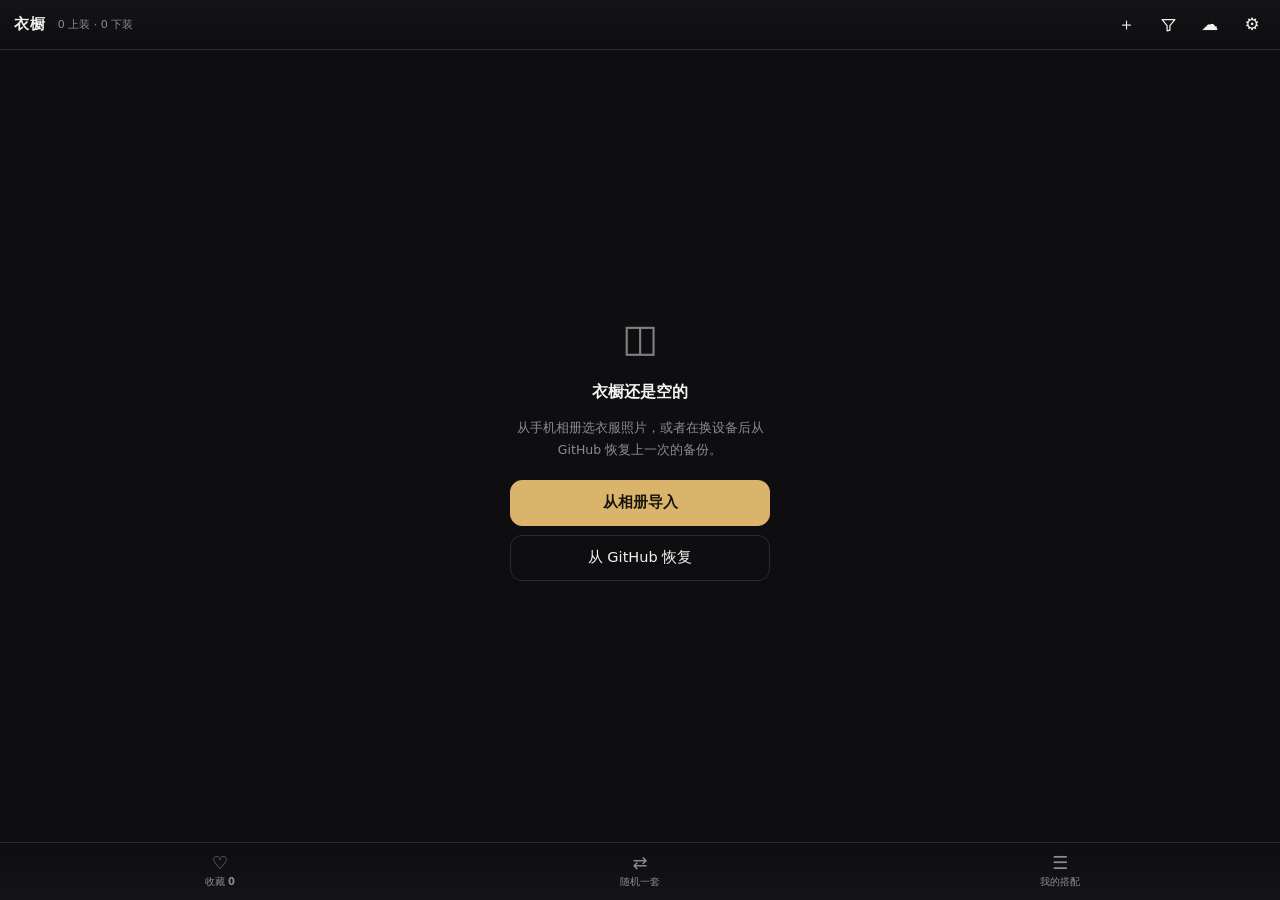
<file: tool/outfit/index.html>
<!DOCTYPE html>
<html lang="zh-CN">
<head>
<meta charset="utf-8">
<meta name="viewport" content="width=device-width,initial-scale=1,viewport-fit=cover,maximum-scale=1,user-scalable=no">
<meta name="theme-color" content="#0e0e10">
<meta name="apple-mobile-web-app-capable" content="yes">
<meta name="apple-mobile-web-app-status-bar-style" content="black-translucent">
<title>衣橱 · 搭配</title>
<style>
:root{
  --bg:#0e0e10; --panel:#17171a; --panel2:#1e1e22; --line:#2b2b30;
  --fg:#f2f2f3; --dim:#8b8b93; --dim2:#5f5f68;
  --accent:#d9b46a; --accent-dim:#7a6437;
  --danger:#c8553d; --ok:#5e9c76;
  --safe-t:env(safe-area-inset-top,0px);
  --safe-b:env(safe-area-inset-bottom,0px);
}
*{margin:0;padding:0;box-sizing:border-box;-webkit-tap-highlight-color:transparent}
html,body{height:100%}
body{
  background:var(--bg);color:var(--fg);
  font:15px/1.45 -apple-system,BlinkMacSystemFont,"PingFang SC","Hiragino Sans GB","Noto Sans SC",system-ui,sans-serif;
  display:flex;flex-direction:column;height:100vh;height:100dvh;
  padding-top:var(--safe-t);padding-bottom:var(--safe-b);
  overscroll-behavior:none;
}
button{font:inherit;color:inherit;background:none;border:none;cursor:pointer}
button:disabled{opacity:.4}

/* ---------- 顶栏 ---------- */
#bar{
  flex:0 0 auto;height:50px;display:flex;align-items:center;
  padding:0 8px 0 14px;border-bottom:1px solid var(--line);gap:2px;
  background:linear-gradient(180deg,#141416,#0e0e10);
}
#bar h1{font-size:15px;font-weight:600;letter-spacing:.06em}
#bar .sub{font-size:11px;color:var(--dim);margin-left:10px;font-weight:400;letter-spacing:0;
  overflow:hidden;text-overflow:ellipsis;white-space:nowrap;max-width:54vw}
#bar .grow{flex:1}
.icon-btn{
  width:40px;height:40px;border-radius:11px;display:flex;align-items:center;
  justify-content:center;font-size:17px;color:var(--fg);position:relative;
}
.icon-btn:active{background:var(--panel2)}
.icon-btn .dot{
  position:absolute;top:7px;right:7px;width:6px;height:6px;border-radius:50%;
  background:var(--accent);
}

/* ---------- 舞台 ---------- */
#stage{flex:1;min-height:0;display:flex;flex-direction:column;position:relative}
.track{flex:1 1 0;min-height:0;position:relative;display:flex;flex-direction:column}
.track + .track{border-top:1px solid var(--line)}
.rail{
  flex:1;min-height:0;display:flex;overflow-x:auto;overflow-y:hidden;
  scroll-snap-type:x mandatory;-webkit-overflow-scrolling:touch;
  scrollbar-width:none;
}
.rail::-webkit-scrollbar{display:none}
.card{
  flex:0 0 100%;height:100%;scroll-snap-align:center;scroll-snap-stop:always;
  display:flex;align-items:center;justify-content:center;
  padding:10px 16px 14px;position:relative;
}
/* 上装贴住分隔线、下装贴住分隔线，中间只留一点点缝 */
#track-top .card{padding-bottom:5px;align-items:flex-end}
#track-bottom .card{padding-top:5px;align-items:flex-start}
.card img{
  max-width:100%;max-height:100%;object-fit:contain;
  border-radius:12px;background:#151518;display:block;
}
.card .ph{
  width:60%;aspect-ratio:3/4;border-radius:12px;border:1px dashed var(--line);
  display:flex;align-items:center;justify-content:center;color:var(--dim2);font-size:12px;
}
.track .badge{
  position:absolute;left:12px;top:8px;z-index:2;pointer-events:none;
  font-size:11px;letter-spacing:.08em;color:var(--dim);
  background:rgba(14,14,16,.72);backdrop-filter:blur(8px);
  padding:3px 9px;border-radius:20px;border:1px solid var(--line);
}
.track .badge b{color:var(--accent);font-weight:600}
.track .nav{
  position:absolute;top:50%;transform:translateY(-50%);z-index:2;pointer-events:none;
  font-size:30px;line-height:1;color:var(--dim2);opacity:.55;transition:opacity .2s;
}
.track .nav.prev{left:2px}
.track .nav.next{right:2px}
.track .nav.hide{opacity:0}
.track .edit{
  position:absolute;right:10px;top:8px;z-index:2;width:32px;height:32px;
  border-radius:50%;background:rgba(14,14,16,.72);backdrop-filter:blur(8px);
  border:1px solid var(--line);display:flex;align-items:center;justify-content:center;
  color:var(--dim);
}
.track .edit svg{width:14px;height:14px;stroke:currentColor;fill:none;stroke-width:1.6;stroke-linecap:round;stroke-linejoin:round}

/* ---------- 空状态 ---------- */
#empty{
  position:absolute;inset:0;display:none;flex-direction:column;
  align-items:center;justify-content:center;gap:14px;padding:32px;text-align:center;
  background:var(--bg);z-index:5;
}
#empty.on{display:flex}
#empty .mark{font-size:38px;opacity:.5}
#empty h2{font-size:16px;font-weight:600}
#empty p{font-size:12.5px;color:var(--dim);line-height:1.7;max-width:280px}
#empty .acts{display:flex;flex-direction:column;gap:9px;width:100%;max-width:260px;margin-top:6px}

/* ---------- 底部操作 ---------- */
#dock{
  flex:0 0 auto;height:58px;display:flex;align-items:center;justify-content:space-around;
  border-top:1px solid var(--line);padding:0 10px;
  background:linear-gradient(0deg,#141416,#0e0e10);
}
.dock-btn{
  display:flex;flex-direction:column;align-items:center;gap:2px;
  font-size:10px;color:var(--dim);padding:6px 14px;border-radius:12px;min-width:72px;
}
.dock-btn .g{font-size:18px;line-height:1.1}
.dock-btn:active{background:var(--panel2)}
.dock-btn.on{color:var(--accent)}

/* ---------- 通用按钮 ---------- */
.btn{
  height:46px;border-radius:12px;border:1px solid var(--line);background:var(--panel);
  display:flex;align-items:center;justify-content:center;gap:8px;
  font-size:14.5px;font-weight:500;padding:0 18px;width:100%;
}
.btn:active{background:var(--panel2)}
.btn.primary{background:var(--accent);color:#17140c;border-color:var(--accent);font-weight:600}
.btn.primary:active{background:#c9a45a}
.btn.ghost{background:transparent}
.btn.danger{color:var(--danger);border-color:#402420}

/* ---------- 浮层 ---------- */
.sheet{
  position:fixed;inset:0;z-index:40;display:none;align-items:flex-end;
  background:rgba(0,0,0,.55);backdrop-filter:blur(2px);
}
.sheet.on{display:flex}
.sheet-body{
  width:100%;max-height:92%;overflow-y:auto;background:var(--panel);
  border-radius:18px 18px 0 0;padding:18px 18px calc(18px + var(--safe-b));
  border-top:1px solid var(--line);animation:up .22s ease-out;
  -webkit-overflow-scrolling:touch;
}
@keyframes up{from{transform:translateY(24px);opacity:.6}to{transform:none;opacity:1}}
.sheet-head{display:flex;align-items:center;margin-bottom:14px}
.sheet-head h3{font-size:15px;font-weight:600;flex:1}
.sheet-head .close{color:var(--dim);font-size:13px;padding:6px}
.grab{width:36px;height:4px;border-radius:2px;background:var(--line);margin:0 auto 14px}

.row-label{font-size:11.5px;color:var(--dim);letter-spacing:.1em;margin:16px 0 8px}
.row-label:first-of-type{margin-top:4px}
.chips{display:flex;flex-wrap:wrap;gap:8px}
.chip{
  height:34px;padding:0 14px;border-radius:9px;border:1px solid var(--line);
  background:var(--panel2);font-size:13.5px;color:var(--fg);
  display:flex;align-items:center;
}
.chip.sel{background:var(--accent);color:#17140c;border-color:var(--accent);font-weight:600}
.chip:active{opacity:.8}
.dots{display:flex;flex-wrap:wrap;gap:10px}
.dot{
  width:34px;height:34px;border-radius:50%;border:2px solid transparent;
  box-shadow:0 0 0 1px var(--line) inset;position:relative;
}
.dot.sel{border-color:var(--accent);box-shadow:0 0 0 1px var(--accent)}
.dot .nm{display:none}
.sheet-actions{display:flex;gap:9px;margin-top:20px}
.sheet-actions .btn{flex:1}

.field{
  width:100%;height:44px;border-radius:10px;border:1px solid var(--line);
  background:#0f0f11;color:var(--fg);padding:0 12px;font-size:13px;
  font-family:ui-monospace,SFMono-Regular,Menlo,monospace;
}
.hint{font-size:11.5px;color:var(--dim2);line-height:1.65;margin-top:8px}
.kv{display:flex;justify-content:space-between;padding:11px 0;border-bottom:1px solid var(--line);font-size:13px}
.kv span:first-child{color:var(--dim)}
.kv span:last-child{font-family:ui-monospace,SFMono-Regular,Menlo,monospace;font-size:12px;color:var(--fg)}

/* ---------- 分类 / 编辑 ---------- */
#editor .sheet-body{padding-top:10px}
.edit-wrap{display:flex;gap:14px;align-items:flex-start}
.edit-wrap img{
  width:132px;height:176px;object-fit:cover;border-radius:10px;background:#151518;flex:0 0 auto;
}
.edit-meta{flex:1;min-width:0;font-size:12px;color:var(--dim);line-height:1.8}
.edit-meta b{color:var(--fg);font-weight:500;display:block;font-size:13px;margin-bottom:2px}
.edit-progress{font-size:11px;color:var(--accent-dim);margin-top:6px}

/* ---------- 正在处理 ---------- */
#busy{
  position:fixed;inset:0;z-index:60;display:none;align-items:center;justify-content:center;
  background:rgba(8,8,10,.82);backdrop-filter:blur(4px);flex-direction:column;gap:16px;
}
#busy.on{display:flex}
.spin{
  width:30px;height:30px;border-radius:50%;
  border:2px solid var(--line);border-top-color:var(--accent);
  animation:sp .8s linear infinite;
}
@keyframes sp{to{transform:rotate(360deg)}}
#busy .txt{font-size:13px;color:var(--dim);text-align:center;max-width:76vw;line-height:1.6}

/* ---------- Toast ---------- */
#toast{
  position:fixed;left:50%;bottom:calc(84px + var(--safe-b));transform:translate(-50%,12px);
  background:#26262b;color:var(--fg);font-size:13px;padding:11px 18px;border-radius:11px;
  border:1px solid var(--line);z-index:70;opacity:0;pointer-events:none;
  transition:opacity .18s,transform .18s;max-width:86vw;text-align:center;
  box-shadow:0 10px 30px rgba(0,0,0,.5);
}
#toast.on{opacity:1;transform:translate(-50%,0)}

/* ---------- 收藏列表 ---------- */
.fav-list{display:flex;flex-direction:column;gap:9px}
.fav-row{
  display:flex;align-items:center;gap:10px;padding:8px;border-radius:11px;
  background:var(--panel2);border:1px solid var(--line);
}
.fav-row img{width:52px;height:68px;object-fit:cover;border-radius:7px;background:#151518}
.fav-row .fx{flex:1;font-size:11.5px;color:var(--dim)}
.fav-row .del{color:var(--danger);font-size:12px;padding:8px}
.empty-tip{font-size:12.5px;color:var(--dim2);text-align:center;padding:26px 0}

/* ---------- 管理弹窗：固定高度，内容在内部滚动 ---------- */
#manage .sheet-body{
  height:88vh; height:88dvh;
  max-height:88vh; max-height:88dvh;
  display:flex; flex-direction:column; overflow:hidden;
}
#manage .mgr{
  flex:1 1 auto; min-height:0; overflow-y:auto;
  -webkit-overflow-scrolling:touch; padding-bottom:6px;
}
#manage .mfilter{position:static; flex:0 0 auto}

/* ---------- 管理页筛选条 ---------- */
.mfilter{
  position:sticky;top:-14px;z-index:3;background:var(--panel);
  padding:4px 0 8px;margin:-4px 0 6px;border-bottom:1px solid var(--line);
}
.mf-row{display:flex;align-items:center;gap:8px;margin:7px 0}
.mf-lb{flex:0 0 auto;width:32px;font-size:11.5px;color:var(--dim);letter-spacing:.08em}
.mf-row .chips{flex:1;gap:6px}
.chip.sm{height:30px;padding:0 11px;font-size:12.5px;border-radius:8px}
.mf-sel{
  flex:1;height:32px;border-radius:8px;background:#0f0f11;color:var(--fg);
  border:1px solid var(--line);font-size:13px;padding:0 8px;
  -webkit-appearance:none;appearance:none;
  background-image:linear-gradient(45deg,transparent 50%,var(--dim) 50%),linear-gradient(135deg,var(--dim) 50%,transparent 50%);
  background-position:calc(100% - 16px) 14px,calc(100% - 11px) 14px;
  background-size:5px 5px,5px 5px;background-repeat:no-repeat;
}
.mf-reset{
  flex:0 0 auto;font-size:12px;color:var(--accent);padding:6px 8px;border-radius:8px;
}
.mf-reset.off{color:var(--dim2);opacity:.5;pointer-events:none}
.mf-sum{font-size:11px;color:var(--dim2);margin-top:2px;padding-left:40px}

/* ---------- 管理列表 ---------- */
.mgr{display:flex;flex-direction:column;gap:8px}
.mgr-row{display:flex;align-items:center;gap:10px;padding:7px;border-radius:10px;background:var(--panel2)}
.mgr-row img{width:44px;height:58px;object-fit:cover;border-radius:6px;background:#151518}
.mgr-row .info{flex:1;min-width:0}
.mgr-id{font-size:12.5px;color:var(--fg)}
.mgr-tags{font-size:11px;color:var(--dim2);margin-top:3px}
.mgr-row select{
  background:#0f0f11;color:var(--fg);border:1px solid var(--line);
  border-radius:7px;height:32px;font-size:12.5px;padding:0 6px;
}
</style>
</head>
<body>

<div id="bar">
  <h1>衣橱</h1>
  <div class="sub" id="sub">—</div>
  <div class="grow"></div>
  <button class="icon-btn" id="btn-import" aria-label="导入">＋</button>
  <button class="icon-btn" id="btn-filter" aria-label="筛选"><svg viewBox="0 0 24 24" width="17" height="17" fill="none" stroke="currentColor" stroke-width="1.7" stroke-linecap="round" stroke-linejoin="round"><path d="M3 5h18l-7 8.5V20l-4 1v-7.5z"/></svg><span class="dot" id="f-dot" style="display:none"></span></button>
  <button class="icon-btn" id="btn-backup" aria-label="备份">☁</button>
  <button class="icon-btn" id="btn-set" aria-label="设置">⚙</button>
</div>

<div id="stage">
  <div class="track" id="track-top">
    <div class="badge" id="badge-top">上装 <b>0</b></div>
    <span class="nav prev hide" id="prev-top">‹</span>
    <span class="nav next hide" id="next-top">›</span>
    <button class="edit" data-edit="top" aria-label="编辑"><svg viewBox="0 0 24 24"><path d="M12 20h9"/><path d="M16.5 3.5a2.1 2.1 0 0 1 3 3L7 19l-4 1 1-4z"/></svg></button>
    <div class="rail" id="rail-top"></div>
  </div>
  <div class="track" id="track-bottom">
    <div class="badge" id="badge-bottom">下装 <b>0</b></div>
    <span class="nav prev hide" id="prev-bottom">‹</span>
    <span class="nav next hide" id="next-bottom">›</span>
    <button class="edit" data-edit="bottom" aria-label="编辑"><svg viewBox="0 0 24 24"><path d="M12 20h9"/><path d="M16.5 3.5a2.1 2.1 0 0 1 3 3L7 19l-4 1 1-4z"/></svg></button>
    <div class="rail" id="rail-bottom"></div>
  </div>

  <div id="empty">
    <div class="mark">◫</div>
    <h2>衣橱还是空的</h2>
    <p>从手机相册选衣服照片，或者在换设备后从 GitHub 恢复上一次的备份。</p>
    <div class="acts">
      <button class="btn primary" id="e-import">从相册导入</button>
      <button class="btn ghost" id="e-restore">从 GitHub 恢复</button>
    </div>
  </div>
</div>

<div id="dock">
  <button class="dock-btn" id="d-fav"><span class="g">♡</span><span>收藏 <b id="fav-n">0</b></span></button>
  <button class="dock-btn" id="d-rand"><span class="g">⇄</span><span>随机一套</span></button>
  <button class="dock-btn" id="d-fav-list"><span class="g">☰</span><span>我的搭配</span></button>
</div>

<input type="file" id="picker" accept="image/*" multiple hidden>

<!-- ============ 筛选 ============ -->
<div class="sheet" id="filter">
  <div class="sheet-body">
    <div class="grab"></div>
    <div class="sheet-head"><h3>筛选</h3><button class="close" data-close="filter">关闭</button></div>
    <div class="row-label">颜色</div>
    <div class="dots" id="f-colors"></div>
    <div class="row-label">季节</div>
    <div class="chips" id="f-seasons"></div>
    <div class="sheet-actions">
      <button class="btn ghost" id="f-clear">清除筛选</button>
      <button class="btn primary" id="f-done">完成</button>
    </div>
    <div class="hint" id="f-count"></div>
  </div>
</div>

<!-- ============ 编辑器 ============ -->
<div class="sheet" id="editor">
  <div class="sheet-body">
    <div class="grab"></div>
    <div class="edit-wrap">
      <img id="ed-img" alt="">
      <div class="edit-meta">
        <b id="ed-name">—</b>
        <div id="ed-file">—</div>
        <div class="edit-progress" id="ed-progress"></div>
      </div>
    </div>
    <div class="row-label">类别</div>
    <div class="chips" id="ed-cats"></div>
    <div class="row-label">颜色</div>
    <div class="dots" id="ed-colors"></div>
    <div class="row-label">季节</div>
    <div class="chips" id="ed-seasons"></div>
    <div class="sheet-actions">
      <button class="btn danger" id="ed-del">删除</button>
      <button class="btn primary" id="ed-done">完成</button>
    </div>
  </div>
</div>

<!-- ============ 设置 ============ -->
<div class="sheet" id="settings">
  <div class="sheet-body">
    <div class="grab"></div>
    <div class="sheet-head"><h3>设置</h3><button class="close" data-close="settings">关闭</button></div>

    <div class="kv"><span>备份仓库</span><span id="s-repo">—</span></div>
    <div class="kv"><span>分支 / 目录</span><span id="s-path">—</span></div>
    <div class="kv"><span>上次备份</span><span id="s-last">从未</span></div>
    <div class="kv"><span>本地单品</span><span id="s-count">0</span></div>

    <div class="row-label">GitHub Token（只用于备份）</div>
    <input class="field" id="s-token" type="password" placeholder="github_pat_..." autocomplete="off" spellcheck="false">
    <div class="hint">
      Fine-grained token，权限只需 <b>Contents: Read and write</b>，范围只选 <b id="s-repo2">—</b> 这一个仓库。
      Token 只存在本机浏览器；恢复备份不需要 token。
    </div>

    <div class="sheet-actions">
      <button class="btn" id="s-backup">备份到 GitHub</button>
      <button class="btn" id="s-restore">从 GitHub 恢复</button>
    </div>
    <div class="sheet-actions">
      <button class="btn ghost" id="s-manage">管理单品</button>
      <button class="btn ghost" id="s-unclassified">未分类 0</button>
    </div>
    <div class="sheet-actions">
      <button class="btn ghost" id="s-net">测试网络连接</button>
    </div>
    <div class="hint" id="s-net-out" style="line-height:1.9"></div>
    <div class="sheet-actions">
      <button class="btn danger" id="s-clear">清空本地数据</button>
    </div>
    <div class="hint" style="margin-top:16px">
      清空浏览器数据后，本机照片会全部消失，用「从 GitHub 恢复」重新拉回来。
      没备份过的改动无法找回。
    </div>
  </div>
</div>

<!-- ============ 管理单品 ============ -->
<div class="sheet" id="manage">
  <div class="sheet-body">
    <div class="grab"></div>
    <div class="sheet-head"><h3>管理单品</h3><button class="close" data-close="manage">关闭</button></div>

    <div class="mfilter">
      <div class="mf-row">
        <span class="mf-lb">类别</span>
        <div class="chips" id="mf-cats"></div>
      </div>
      <div class="mf-row">
        <span class="mf-lb">季节</span>
        <div class="chips" id="mf-seasons"></div>
      </div>
      <div class="mf-row">
        <span class="mf-lb">颜色</span>
        <select class="mf-sel" id="mf-color"></select>
        <button class="mf-reset" id="mf-reset">重置</button>
      </div>
      <div class="mf-sum" id="mf-sum"></div>
    </div>

    <div class="mgr" id="mgr-list"></div>
  </div>
</div>

<!-- ============ 我的搭配 ============ -->
<div class="sheet" id="favs">
  <div class="sheet-body">
    <div class="grab"></div>
    <div class="sheet-head"><h3>我的搭配</h3><button class="close" data-close="favs">关闭</button></div>
    <div class="fav-list" id="fav-list"></div>
  </div>
</div>

<div id="busy"><div class="spin"></div><div class="txt" id="busy-txt">处理中…</div></div>

<!-- ============ 确认弹窗（替代原生 confirm，手机上更可靠） ============ -->
<div class="sheet" id="ask" style="z-index:80">
  <div class="sheet-body">
    <div class="grab"></div>
    <div class="sheet-head"><h3 id="ask-title">确认</h3></div>
    <div class="hint" id="ask-text" style="font-size:13px;line-height:1.75;color:var(--fg);white-space:pre-line"></div>
    <div class="sheet-actions">
      <button class="btn ghost" id="ask-no">取消</button>
      <button class="btn primary" id="ask-yes">确定</button>
    </div>
  </div>
</div>

<div id="toast"></div>

<script>
'use strict';

/* =========================================================================
   配置：换成你自己的数据仓库
   index.html 放在 Pages 仓库，照片放在这个普通仓库的 outfit/ 目录下
   ========================================================================= */
const REPO   = 'jisongyang/pic';
const BRANCH = 'main';
const BASE   = 'outfit';
const PHOTOS = BASE + '/photos';

const RAW = 'https://raw.githubusercontent.com/' + REPO + '/' + BRANCH + '/';
const API = 'https://api.github.com/repos/' + REPO;
const TOKEN_KEY = 'outfit.token';
const photoPath = file => PHOTOS + '/' + file;

const MAX_EDGE = 1280;   // 压缩后长边像素
const QUALITY  = 0.82;   // WebP 质量

const CATS = [
  { k:'top',    n:'上装' },
  { k:'bottom', n:'下装' },
];
const COLORS = [
  { k:'black',  n:'黑', c:'#141414' },
  { k:'white',  n:'白', c:'#eeeeee' },
  { k:'gray',   n:'灰', c:'#8a8a8a' },
  { k:'beige',  n:'米', c:'#d9c8ae' },
  { k:'brown',  n:'棕', c:'#79512f' },
  { k:'red',    n:'红', c:'#b03a2e' },
  { k:'orange', n:'橙', c:'#c87137' },
  { k:'yellow', n:'黄', c:'#c8a62a' },
  { k:'green',  n:'绿', c:'#3f6b4a' },
  { k:'blue',   n:'蓝', c:'#2f5396' },
  { k:'purple', n:'紫', c:'#6a4a7d' },
  { k:'pink',   n:'粉', c:'#cf8a9a' },
];
const SEASONS = [
  { k:'spring', n:'春' }, { k:'summer', n:'夏' },
  { k:'autumn', n:'秋' }, { k:'winter', n:'冬' },
];

/* 筛选：颜色 / 季节，多个条件之间是“或”，两组之间是“且” */
const FILTER = { colors:[], seasons:[] };
const filterActive = () => FILTER.colors.length > 0 || FILTER.seasons.length > 0;
function passesFilter(it){
  if(FILTER.colors.length && !FILTER.colors.includes(it.color)) return false;
  if(FILTER.seasons.length){
    const s = it.season || [];
    if(!s.some(x => FILTER.seasons.includes(x))) return false;
  }
  return true;
}
function filteredItems(){ return ITEMS.filter(passesFilter); }

/* 管理页自带一套筛选：类别 / 季节 / 颜色，三组之间是“且”，组内是“或”，空组不参与 */
const MGR = { cats:[], seasons:[], color:'' };
const mgrActive = () => MGR.cats.length > 0 || MGR.seasons.length > 0 || !!MGR.color;
function mgrPass(it){
  if(MGR.cats.length && !MGR.cats.includes(it.cat)) return false;
  if(MGR.seasons.length){
    const s = it.season || [];
    if(!s.some(x => MGR.seasons.includes(x))) return false;
  }
  if(MGR.color && it.color !== MGR.color) return false;
  return true;
}

/* ============================== 小工具 ============================== */
const $  = s => document.querySelector(s);
const $$ = s => Array.from(document.querySelectorAll(s));

let toastTimer = 0;
function toast(msg, ms){
  const t = $('#toast');
  t.textContent = msg; t.classList.add('on');
  clearTimeout(toastTimer);
  toastTimer = setTimeout(() => t.classList.remove('on'), ms || 2600);
}

let busyDepth = 0;
function busy(on, text){
  if(on){
    busyDepth++;
    if(text) $('#busy-txt').textContent = text;
    $('#busy').classList.add('on');
  }else{
    busyDepth = Math.max(0, busyDepth - 1);
    if(busyDepth === 0) $('#busy').classList.remove('on');
  }
}
function busyText(text){ $('#busy-txt').textContent = text; }

let askResolve = null;
function ask(title, text, okLabel){
  $('#ask-title').textContent = title;
  $('#ask-text').textContent = text;
  $('#ask-yes').textContent = okLabel || '确定';
  openSheet('ask');
  return new Promise(res => { askResolve = res; });
}
function askDone(v){
  closeSheet('ask');
  const r = askResolve;
  askResolve = null;
  if(r) r(v);
}

/* 弹窗栈：同一时刻只显示一个，关闭后自动回到上一层。
   确认框(ask)例外，它始终浮在最上面，不参与栈。 */
const sheetStack = [];

function openSheet(id){
  if(id === 'ask'){ $('#'+id).classList.add('on'); return; }

  const top = sheetStack[sheetStack.length - 1];
  if(top && top !== id){
    const prev = $('#'+top);
    if(prev) prev.classList.remove('on');
  }
  const i = sheetStack.indexOf(id);
  if(i >= 0) sheetStack.splice(i, 1);
  sheetStack.push(id);
  $('#'+id).classList.add('on');
}

function closeSheet(id){
  const el = $('#'+id);
  if(el) el.classList.remove('on');
  if(id === 'ask') return;

  const i = sheetStack.lastIndexOf(id);
  if(i >= 0) sheetStack.splice(i, 1);

  if(id === 'manage') clearMgrURLs();
  if(id === 'favs') clearTempURLs();

  const prevId = sheetStack[sheetStack.length - 1];
  if(prevId){
    const prev = $('#'+prevId);
    if(prev) prev.classList.add('on');
  }
}

/* 列表类浮层用一次性 URL，关掉就释放，避免和滑动窗口的缓存互相干扰 */
let TEMP_URLS = [];
function tempURL(id){
  return blobGet(id).then(b => {
    if(!b) return null;
    const u = URL.createObjectURL(b);
    TEMP_URLS.push(u);
    return u;
  });
}
function clearTempURLs(){
  for(const u of TEMP_URLS) URL.revokeObjectURL(u);
  TEMP_URLS = [];
}

/* 管理列表单独一套 URL，避免和收藏列表互相回收 */
let MGR_URLS = [];
function mgrURL(id){
  return blobGet(id).then(b => {
    if(!b) return null;
    const u = URL.createObjectURL(b);
    MGR_URLS.push(u);
    return u;
  });
}
function clearMgrURLs(){
  for(const u of MGR_URLS) URL.revokeObjectURL(u);
  MGR_URLS = [];
}

const fmtDate = iso => {
  if(!iso) return '从未';
  const d = new Date(iso), now = new Date();
  const days = Math.floor((now - d) / 86400000);
  if(days <= 0) return '今天 ' + String(d.getHours()).padStart(2,'0') + ':' + String(d.getMinutes()).padStart(2,'0');
  if(days === 1) return '昨天';
  return days + ' 天前';
};
const daysSince = iso => iso ? Math.floor((Date.now() - new Date(iso)) / 86400000) : 999;

function pool(items, limit, fn){
  let i = 0;
  const errs = [];
  const workers = Array.from({ length: Math.min(limit, items.length) }, async () => {
    while(i < items.length){
      const idx = i++;
      try{ await fn(items[idx], idx); }
      catch(e){ errs.push(e); }
    }
  });
  return Promise.all(workers).then(() => {
    if(errs.length) throw errs[0];
  });
}

/* ============================== IndexedDB ============================== */
const DB_NAME = 'outfit', DB_VER = 1;
let db = null;

function openDB(){
  return new Promise((res, rej) => {
    const req = indexedDB.open(DB_NAME, DB_VER);
    req.onupgradeneeded = () => {
      const d = req.result;
      if(!d.objectStoreNames.contains('items')) d.createObjectStore('items', { keyPath:'id' });
      if(!d.objectStoreNames.contains('blobs')) d.createObjectStore('blobs', { keyPath:'id' });
      if(!d.objectStoreNames.contains('kv'))    d.createObjectStore('kv',    { keyPath:'k'  });
    };
    req.onsuccess = () => res(req.result);
    req.onerror   = () => rej(req.error || new Error('IndexedDB 打开失败'));
  });
}
function reqP(r){ return new Promise((res, rej) => { r.onsuccess = () => res(r.result); r.onerror = () => rej(r.error); }); }
function store(name, mode){ return db.transaction(name, mode || 'readonly').objectStore(name); }

const itemsAll  = () => reqP(store('items').getAll());
const blobGet   = id => reqP(store('blobs').get(id)).then(r => r ? r.blob : null);
const kvGet     = (k, dflt) => reqP(store('kv').get(k)).then(r => r ? r.v : dflt);
const kvSet     = (k, v) => reqP(store('kv', 'readwrite').put({ k, v }));

function putItem(item, blob){
  const t = db.transaction(['items','blobs'], 'readwrite');
  t.objectStore('items').put(item);
  if(blob) t.objectStore('blobs').put({ id:item.id, blob });
  return new Promise((res, rej) => { t.oncomplete = () => res(); t.onerror = () => rej(t.error); });
}
function putItemMeta(item){
  return reqP(store('items','readwrite').put(item));
}
function delItem(id){
  const t = db.transaction(['items','blobs'], 'readwrite');
  t.objectStore('items').delete(id);
  t.objectStore('blobs').delete(id);
  return new Promise((res, rej) => { t.oncomplete = () => res(); t.onerror = () => rej(t.error); });
}
function clearAll(){
  const t = db.transaction(['items','blobs'], 'readwrite');
  t.objectStore('items').clear();
  t.objectStore('blobs').clear();
  return new Promise((res, rej) => { t.oncomplete = () => res(); t.onerror = () => rej(t.error); });
}

/* ============================== 图片处理 ============================== */
async function decodeImage(file){
  if(typeof createImageBitmap === 'function'){
    try { return await createImageBitmap(file, { imageOrientation:'from-image' }); } catch(e){}
    try { return await createImageBitmap(file); } catch(e){}
  }
  return await new Promise((res, rej) => {
    const img = new Image();
    const url = URL.createObjectURL(file);
    img.onload  = () => { URL.revokeObjectURL(url); res(img); };
    img.onerror = () => { URL.revokeObjectURL(url); rej(new Error('无法解码这张图片')); };
    img.src = url;
  });
}

function canvasToBlob(canvas, type, q){
  return new Promise(res => {
    if(canvas.toBlob) canvas.toBlob(b => res(b), type, q);
    else res(null);
  });
}

/** 解码 → 缩放 → 重编码。重编码会顺手丢掉 EXIF（含 GPS）并把方向摆正。 */
async function compress(file){
  const src = await decodeImage(file);
  const sw = src.width || src.naturalWidth;
  const sh = src.height || src.naturalHeight;
  if(!sw || !sh) throw new Error('图片没有有效尺寸');

  const k = Math.min(1, MAX_EDGE / Math.max(sw, sh));
  const w = Math.max(1, Math.round(sw * k));
  const h = Math.max(1, Math.round(sh * k));

  const canvas = document.createElement('canvas');
  canvas.width = w; canvas.height = h;
  const ctx = canvas.getContext('2d', { alpha:false });
  ctx.imageSmoothingEnabled = true;
  ctx.imageSmoothingQuality = 'high';
  ctx.fillStyle = '#ffffff';
  ctx.fillRect(0, 0, w, h);
  ctx.drawImage(src, 0, 0, w, h);
  if(src.close) src.close();

  let blob = await canvasToBlob(canvas, 'image/webp', QUALITY);
  let ext = 'webp';
  if(!blob || (blob.type && blob.type !== 'image/webp')){
    blob = await canvasToBlob(canvas, 'image/jpeg', QUALITY);
    ext = 'jpg';
  }
  if(!blob) throw new Error('重新编码失败');
  return { blob, ext, w, h };
}

/** SHA-256；非安全上下文（如局域网 http）退化为 FNV-1a + 长度 */
async function hashBlob(blob){
  const buf = await blob.arrayBuffer();
  if(globalThis.crypto && crypto.subtle){
    try{
      const d = await crypto.subtle.digest('SHA-256', buf);
      return Array.from(new Uint8Array(d)).map(b => b.toString(16).padStart(2,'0')).join('');
    }catch(e){}
  }
  const v = new Uint8Array(buf);
  let h = 0x811c9dc5;
  for(let i = 0; i < v.length; i++){ h ^= v[i]; h = Math.imul(h, 0x01000193) >>> 0; }
  return 'f' + h.toString(16).padStart(8,'0') + '-' + blob.size;
}

function blobToBase64(blob){
  return new Promise((res, rej) => {
    const fr = new FileReader();
    fr.onload  = () => res(String(fr.result).split(',')[1] || '');
    fr.onerror = () => rej(new Error('读取图片失败'));
    fr.readAsDataURL(blob);
  });
}

/* ============================== 状态 ============================== */
let ITEMS = [];               // 元数据
let FAVS  = [];               // [{t,b}]
let CUR   = { top:null, bottom:null };

const TRACK_LIST = { top:[], bottom:[] };
const TRACK_IDX  = { top:0, bottom:0 };
const CARD_IMG   = new Map();  // id -> <img>
const URLS       = new Map();  // id -> objectURL

function trackOf(cat){ return TRACK_LIST[cat]; }
function itemOf(cat, idx){ return TRACK_LIST[cat][idx] || null; }
function curItem(cat){ return itemOf(cat, TRACK_IDX[cat]); }
function curId(cat){ const it = curItem(cat); return it ? it.id : null; }

/* ============================== 图片 URL 缓存 ============================== */
async function urlFor(id){
  if(URLS.has(id)) return URLS.get(id);
  const blob = await blobGet(id);
  if(!blob) return null;
  const u = URL.createObjectURL(blob);
  URLS.set(id, u);
  return u;
}
function keepSet(){
  const s = new Set();
  for(const cat of ['top','bottom']){
    const list = TRACK_LIST[cat], idx = TRACK_IDX[cat];
    for(let d = -1; d <= 1; d++){
      const it = list[idx + d];
      if(it) s.add(it.id);
    }
  }
  return s;
}
function trimURLs(){
  const keep = keepSet();
  for(const [id, u] of Array.from(URLS)){
    if(!keep.has(id)){ URL.revokeObjectURL(u); URLS.delete(id); }
  }
}
function dropAllURLs(){
  for(const [id, u] of Array.from(URLS)){ URL.revokeObjectURL(u); URLS.delete(id); }
}

/* ============================== 渲染 ============================== */
function render(){
  CARD_IMG.clear();
  TRACK_LIST.top    = ITEMS.filter(i => i.cat === 'top'    && passesFilter(i)).sort((a,b) => (a.createdAt||0) - (b.createdAt||0));
  TRACK_LIST.bottom = ITEMS.filter(i => i.cat === 'bottom' && passesFilter(i)).sort((a,b) => (a.createdAt||0) - (b.createdAt||0));

  buildTrack('top');
  buildTrack('bottom');

  const total = ITEMS.length;
  $('#empty').classList.toggle('on', total === 0);
  updateSub();
  updateDock();

  requestAnimationFrame(() => {
    for(const cat of ['top','bottom']){
      const id = CUR[cat];
      const idx = id ? TRACK_LIST[cat].findIndex(i => i.id === id) : 0;
      TRACK_IDX[cat] = idx >= 0 ? idx : 0;
      const rail = $('#rail-' + cat);
      const card = rail.querySelector('.card');
      const w = card ? card.getBoundingClientRect().width : 0;
      rail.scrollLeft = TRACK_IDX[cat] * w;
      updateBadge(cat);
      updateWindow(cat);
    }
  });
}

function buildTrack(cat){
  const rail = $('#rail-' + cat);
  rail.innerHTML = '';
  const list = TRACK_LIST[cat];
  for(const it of list) CARD_IMG.delete(it.id);

  if(list.length === 0){
    const ph = document.createElement('div');
    ph.className = 'card';
    const label = cat === 'top' ? '上装' : '下装';
    const hasAny = ITEMS.some(i => i.cat === cat);
    ph.innerHTML = '<div class="ph">' + (hasAny && filterActive() ? '筛选后没有' + label : '还没有' + label) + '</div>';
    rail.appendChild(ph);
    return;
  }

  const frag = document.createDocumentFragment();
  for(const it of list){
    const card = document.createElement('div');
    card.className = 'card';
    card.dataset.id = it.id;
    const img = document.createElement('img');
    img.alt = ''; img.decoding = 'async';
    card.appendChild(img);
    frag.appendChild(card);
    CARD_IMG.set(it.id, img);
  }
  rail.appendChild(frag);
}

async function updateWindow(cat){
  const list = TRACK_LIST[cat], idx = TRACK_IDX[cat];
  const slice = [];
  for(let d = -1; d <= 1; d++){
    const it = list[idx + d];
    if(it) slice.push(it);
  }
  for(const it of slice){
    const img = CARD_IMG.get(it.id);
    if(!img || img.dataset.loaded) continue;
    const u = await urlFor(it.id);
    if(u){ img.src = u; img.dataset.loaded = '1'; }
  }
  trimURLs();
}

function updateBadge(cat){
  const list = TRACK_LIST[cat];
  const idx = TRACK_IDX[cat];
  const label = cat === 'top' ? '上装' : '下装';
  const el = $('#badge-' + cat);
  if(list.length === 0){ el.innerHTML = label + ' <b>0</b>'; }
  else el.innerHTML = label + ' <b>' + (idx + 1) + '</b> / ' + list.length;

  const prev = $('#prev-' + cat), next = $('#next-' + cat);
  if(prev) prev.classList.toggle('hide', list.length < 2 || idx <= 0);
  if(next) next.classList.toggle('hide', list.length < 2 || idx >= list.length - 1);
}

function updateSub(){
  const nTop = TRACK_LIST.top.length, nBot = TRACK_LIST.bottom.length;
  const last = STATE.backupAt;
  const d = daysSince(last);
  let txt = nTop + ' 上装 · ' + nBot + ' 下装';
  if(ITEMS.length){
    txt += ' · ';
    if(!last) txt += '未备份';
    else if(d >= 7) txt += '⚠ ' + d + ' 天未备份';
    else txt += (d <= 0 ? '今天已备份' : d + ' 天前备份');
  }
  if(filterActive()) txt += ' · 筛选中';
  $('#sub').textContent = txt;
  $('#sub').style.color = (ITEMS.length && (!last || d >= 7)) ? 'var(--accent)' : '';
}

function updateDock(){
  $('#fav-n').textContent = FAVS.length;
  const t = curId('top'), b = curId('bottom');
  const on = t && b && FAVS.some(f => f.t === t && f.b === b);
  $('#d-fav').classList.toggle('on', !!on);
  $('#d-fav .g').textContent = on ? '♥' : '♡';
}

/* ============================== 滑动 ============================== */
function bindRail(cat){
  const rail = $('#rail-' + cat);
  let raf = 0;
  rail.addEventListener('scroll', () => {
    if(raf) return;
    raf = requestAnimationFrame(() => {
      raf = 0;
      const card = rail.querySelector('.card');
      const w = card ? card.getBoundingClientRect().width : 0;
      if(!w) return;
      const idx = Math.round(rail.scrollLeft / w);
      if(idx !== TRACK_IDX[cat] && TRACK_LIST[cat].length){
        TRACK_IDX[cat] = Math.max(0, Math.min(TRACK_LIST[cat].length - 1, idx));
        updateBadge(cat);
        updateWindow(cat);
        updateDock();
        saveCur();
      }
    });
  }, { passive:true });
}

let saveCurTimer = 0;
function saveCur(){
  clearTimeout(saveCurTimer);
  saveCurTimer = setTimeout(() => {
    const cur = { top:curId('top'), bottom:curId('bottom') };
    CUR = cur;
    kvSet('cur', cur).catch(() => {});
  }, 400);
}

function scrollTrackTo(cat, idx){
  const rail = $('#rail-' + cat);
  const card = rail.querySelector('.card');
  if(!card) return;
  const w = card.getBoundingClientRect().width;
  TRACK_IDX[cat] = idx;
  rail.scrollTo({ left: idx * w, behavior: 'smooth' });
  updateBadge(cat);
  updateWindow(cat);
  updateDock();
  saveCur();
}

function jumpTo(t, b){
  const ti = TRACK_LIST.top.findIndex(i => i.id === t);
  const bi = TRACK_LIST.bottom.findIndex(i => i.id === b);
  if(ti >= 0) scrollTrackTo('top', ti);
  if(bi >= 0) scrollTrackTo('bottom', bi);
}

/* ============================== 状态读取 ============================== */
const STATE = { backupAt:null, token:'' };

async function refresh(){
  ITEMS = await itemsAll();
  FAVS  = (await kvGet('favorites', [])) || [];
  const cur = await kvGet('cur', null);
  if(cur && !CUR.top && !CUR.bottom) CUR = { top:cur.top || null, bottom:cur.bottom || null };
  STATE.backupAt = await kvGet('backupAt', null);
  STATE.token    = localStorage.getItem(TOKEN_KEY) || '';
  render();
}

/* ============================== 导入 ============================== */
let importQueue = [];
let importing = false;

async function handleFiles(files){
  const list = Array.from(files).filter(f => f.type.startsWith('image/') || /\.(jpe?g|png|heic|heif|webp)$/i.test(f.name));
  if(!list.length){ toast('没有可用的图片'); return; }

  busy(true, '准备中…');
  const created = [];
  let seq = maxId();
  try{
    for(let i = 0; i < list.length; i++){
      busyText('正在压缩 ' + (i + 1) + ' / ' + list.length + '…');
      try{
        const out = await compress(list[i]);
        const hash = await hashBlob(out.blob);
        const id = String(++seq).padStart(4, '0');
        const item = {
          id,
          file: 'p' + id + '.' + out.ext,
          cat: '', color:'', season:[], tags:[],
          hash, w: out.w, h: out.h,
          createdAt: Date.now(),
        };
        await putItem(item, out.blob);
        created.push(id);
      }catch(e){
        console.warn('跳过一张:', list[i].name, e);
      }
    }
  }finally{
    busy(false);
  }

  await refresh();
  if(!created.length){ toast('这批图片都处理失败了'); return; }

  toast('已导入 ' + created.length + ' 张，开始分类');
  importQueue = created.slice();
  importing = true;
  nextInQueue();
}

function maxId(){
  let max = 0;
  for(const it of ITEMS){
    const n = parseInt(String(it.id).replace(/\D/g, ''), 10);
    if(!isNaN(n) && n > max) max = n;
  }
  return max;
}

async function nextInQueue(){
  if(!importQueue.length){
    importing = false;
    closeSheet('editor');
    const im = document.querySelector('#ed-img');
    if(im) im.removeAttribute('src');
    ED = { item:null, opts:null, locked:false };
    await refresh();
    toast('分类完成');
    return;
  }
  const id = importQueue[0];
  const item = await reqP(store('items').get(id));
  if(!item){ importQueue.shift(); return nextInQueue(); }
  openEditor(item, {
    queue: true,
    progress: '待分类 ' + importQueue.length + ' 张',
    onAdvance: async () => { importQueue.shift(); await nextInQueue(); }
  });
}

/* ============================== 编辑器 ============================== */
let ED = { item:null, opts:null };

function openEditor(item, opts){
  ED = { item, opts: opts || {}, locked:false };
  const box = $('#editor');

  urlFor(item.id).then(u => { $('#ed-img').src = u || ''; });
  $('#ed-name').textContent = (CATS.find(c => c.k === item.cat) || {}).n || '未分类';
  $('#ed-file').textContent = '#' + item.id + ' · ' + (item.w||'?') + '×' + (item.h||'?');
  $('#ed-progress').textContent = (opts && opts.progress) ? opts.progress : '';

  renderCatChips(item);
  renderColorDots(item);
  renderSeasonChips(item);

  $('#ed-del').style.display = (opts && opts.queue) ? 'none' : '';
  $('#ed-done').textContent = (opts && opts.queue) ? '跳过这张' : '完成';
  openSheet('editor');
}

function renderCatChips(item){
  const box = $('#ed-cats');
  box.innerHTML = '';
  for(const c of CATS){
    const b = document.createElement('button');
    b.className = 'chip' + (item.cat === c.k ? ' sel' : '');
    b.textContent = c.n;
    b.onclick = async () => {
      if(ED.locked) return;
      item.cat = c.k;
      if(ED.opts && ED.opts.onAdvance) ED.locked = true;
      await putItemMeta(item);
      renderCatChips(item);
      $('#ed-name').textContent = c.n;
      if(ED.opts && ED.opts.onAdvance) ED.opts.onAdvance();
      else { ITEMS = await itemsAll(); render(); }
    };
    box.appendChild(b);
  }
}

function renderColorDots(item){
  const box = $('#ed-colors');
  box.innerHTML = '';
  for(const c of COLORS){
    const b = document.createElement('button');
    b.className = 'dot' + (item.color === c.k ? ' sel' : '');
    b.style.background = c.c;
    b.title = c.n;
    b.onclick = async () => {
      item.color = (item.color === c.k) ? '' : c.k;
      await putItemMeta(item);
      renderColorDots(item);
      if(!ED.opts || !ED.opts.onAdvance){ ITEMS = await itemsAll(); }
    };
    box.appendChild(b);
  }
}

function renderSeasonChips(item){
  const box = $('#ed-seasons');
  box.innerHTML = '';
  for(const s of SEASONS){
    const on = (item.season || []).includes(s.k);
    const b = document.createElement('button');
    b.className = 'chip' + (on ? ' sel' : '');
    b.textContent = s.n;
    b.onclick = async () => {
      const arr = new Set(item.season || []);
      if(arr.has(s.k)) arr.delete(s.k); else arr.add(s.k);
      item.season = Array.from(arr);
      await putItemMeta(item);
      renderSeasonChips(item);
    };
    box.appendChild(b);
  }
}

async function closeEditor(advance){
  const opts = ED.opts;
  closeSheet('editor');
  document.querySelector('#ed-img').removeAttribute('src');
  if(advance && opts && opts.onAdvance) await opts.onAdvance();
  else {
    await refresh();
    if(sheetStack.includes('manage')) await renderManage();
  }
}

/* ============================== 备份 ============================== */
function token(){
  return localStorage.getItem(TOKEN_KEY) || '';
}

/** fetch 的网络层失败统一成一句人话 */
function netFetch(url, opts, label){
  return fetch(url, opts).catch(e => {
    const err = new Error('连不上 ' + label + '（被网络拦截、DNS 失败或离线）');
    err.cause = e;
    throw err;
  });
}

const MIME = { webp:'image/webp', jpg:'image/jpeg', jpeg:'image/jpeg', png:'image/png' };

async function probeHost(label, url){
  const ctl = new AbortController();
  const timer = setTimeout(() => ctl.abort(), 8000);
  const t0 = performance.now();
  try{
    const r = await fetch(url, { signal: ctl.signal, cache:'no-store' });
    return label + ' 可达（HTTP ' + r.status + '，' + Math.round(performance.now() - t0) + 'ms）';
  }catch(e){
    return label + ' 不可达（' + Math.round(performance.now() - t0) + 'ms，被拦截或超时）';
  }finally{
    clearTimeout(timer);
  }
}

/**
 * 读远端一个文件。
 * 有 token 走 api.github.com（国内 raw.githubusercontent.com 经常被拦），
 * 没 token 才退回 raw CDN。
 */
async function readRemoteFile(path){
  const t = token();
  if(t){
    const r = await netFetch(
      API + '/contents/' + path + '?ref=' + encodeURIComponent(BRANCH) + '&_=' + Date.now(),
      { headers: {
          'Authorization': 'Bearer ' + t,
          'Accept': 'application/vnd.github.raw',
          'X-GitHub-Api-Version': '2022-11-28',
        } },
      'api.github.com'
    );
    if(r.status === 404) return null;
    if(r.status === 401) throw new Error('Token 无效或已过期');
    if(r.status === 403) throw new Error('Token 权限不足，需要 Contents: Read and write');
    if(!r.ok) throw new Error('读取 ' + path + ' 失败：HTTP ' + r.status);
    return r;
  }

  const r = await netFetch(RAW + path + '?v=' + Date.now(), { cache:'no-store' }, 'raw.githubusercontent.com');
  if(r.status === 404) return null;
  if(!r.ok) throw new Error('读取 ' + path + ' 失败：HTTP ' + r.status);
  return r;
}

async function gh(path, opts){
  opts = opts || {};
  const t = token();
  const headers = Object.assign({
    'Accept': 'application/vnd.github+json',
    'X-GitHub-Api-Version': '2022-11-28',
  }, opts.headers || {});
  if(t) headers['Authorization'] = 'Bearer ' + t;
  if(opts.body) headers['Content-Type'] = 'application/json';

  const r = await netFetch(API + path, {
    method: opts.method || 'GET',
    headers,
    body: opts.body ? (typeof opts.body === 'string' ? opts.body : JSON.stringify(opts.body)) : undefined,
  }, 'api.github.com');

  if(!r.ok){
    let msg = r.status + ' ' + r.statusText;
    try{ const j = await r.json(); if(j && j.message) msg = j.message; }catch(e){}
    if(r.status === 401) msg = 'Token 无效或已过期';
    if(r.status === 403) msg = 'Token 权限不足（需要该仓库的 Contents: Read and write）';
    if(r.status === 404) msg = '仓库或分支不存在，或无权限访问';
    const err = new Error(msg); err.status = r.status; throw err;
  }
  if(r.status === 204) return null;
  return r.json();
}

async function fetchRemoteManifest(){
  const r = await readRemoteFile(BASE + '/data.json');
  if(!r) return null;
  return r.json();
}

function buildManifest(){
  return {
    version: 1,
    updatedAt: new Date().toISOString(),
    items: ITEMS.map(i => ({
      id: i.id, file: i.file, cat: i.cat, color: i.color,
      season: i.season || [], tags: i.tags || [],
      hash: i.hash, w: i.w, h: i.h, createdAt: i.createdAt,
    })),
    favorites: FAVS,
  };
}

async function backup(){
  if(!ITEMS.length){ toast('本地还没有衣服'); return; }
  if(!token()){ openSheet('settings'); toast('先填写 GitHub Token'); return; }
  if(!navigator.onLine){ toast('当前没有网络'); return; }

  busy(true, '读取远端清单…');
  try{
    const remote = await fetchRemoteManifest();
    const remoteItems = new Map(((remote && remote.items) || []).map(i => [i.id, i]));

    const localIds = new Set(ITEMS.map(i => i.id));
    const deletions = ((remote && remote.items) || []).filter(i => !localIds.has(i.id));
    const changed = ITEMS.filter(i => {
      const r = remoteItems.get(i.id);
      return !r || r.hash !== i.hash || r.file !== i.file;
    });

    // 清单本身是否需要更新（忽略 updatedAt）
    const sameItems =
      remote &&
      JSON.stringify((remote.items || []).map(i => [i.id, i.cat, i.color, i.season, i.hash, i.file])) ===
      JSON.stringify(ITEMS.map(i => [i.id, i.cat, i.color, i.season, i.hash, i.file]));
    const sameFavs = remote && JSON.stringify(remote.favorites || []) === JSON.stringify(FAVS);

    if(!deletions.length && !changed.length && sameItems && sameFavs){
      toast('已是最新，无需备份');
      busy(false); return;
    }

    const entries = [];

    // 删除的图片
    for(const it of deletions){
      entries.push({ path: photoPath(it.file), mode:'100644', type:'blob', sha:null });
    }

    // 新增 / 变更的图片
    for(let i = 0; i < changed.length; i++){
      const it = changed[i];
      busyText('上传图片 ' + (i + 1) + ' / ' + changed.length + '…');
      const blob = await blobGet(it.id);
      if(!blob) continue;
      const content = await blobToBase64(blob);
      const res = await gh('/git/blobs', { method:'POST', body:{ content, encoding:'base64' } });
      entries.push({ path: photoPath(it.file), mode:'100644', type:'blob', sha:res.sha });
    }

    // 清单
    busyText('写入清单…');
    const manifest = buildManifest();
    const mres = await gh('/git/blobs', {
      method:'POST',
      body:{ content: JSON.stringify(manifest, null, 1), encoding:'utf-8' },
    });
    entries.push({ path: BASE + '/data.json', mode:'100644', type:'blob', sha:mres.sha });

    // 提交（并发推送导致 ref 冲突时重试一次）
    busyText('提交…');
    const commitMessage = 'outfit backup ' + new Date().toISOString().slice(0, 16).replace('T', ' ');
    let lastErr = null;

    for(let attempt = 0; attempt < 2; attempt++){
      try{
        let parent = null;
        try{
          const ref = await gh('/git/ref/heads/' + BRANCH);
          parent = ref.object.sha;
        }catch(e){
          if(e.status !== 404) throw e;
        }

        const treeBody = parent ? { base_tree: parent, tree: entries } : { tree: entries };
        const tree = await gh('/git/trees', { method:'POST', body: treeBody });
        const commit = await gh('/git/commits', {
          method:'POST',
          body: { message: commitMessage, tree: tree.sha, parents: parent ? [parent] : [] },
        });

        if(parent){
          await gh('/git/refs/heads/' + BRANCH, {
            method:'PATCH',
            body: { sha: commit.sha, force: false },
          });
        }else{
          const r = await fetch(API + '/git/refs', {
            method:'POST',
            headers: { 'Authorization':'Bearer ' + token(), 'Accept':'application/vnd.github+json', 'Content-Type':'application/json' },
            body: JSON.stringify({ ref:'refs/heads/' + BRANCH, sha: commit.sha }),
          });
          if(!r.ok) throw new Error('创建分支失败：' + r.status);
        }

        lastErr = null;
        break;
      }catch(e){
        lastErr = e;
        if(e.status !== 409 && e.status !== 422) break;
        busyText('分支有更新，重试…');
        await new Promise(r => setTimeout(r, 700));
      }
    }
    if(lastErr) throw lastErr;

    await kvSet('backupAt', manifest.updatedAt);
    STATE.backupAt = manifest.updatedAt;
    updateSub();
    toast('备份完成：' + changed.length + ' 张图片');
  }catch(e){
    console.error(e);
    toast('备份失败：' + e.message, 6500);
  }finally{
    busy(false);
  }
}

/* ============================== 恢复 ============================== */
async function restore(){
  if(!navigator.onLine){ toast('当前没有网络'); return; }

  let manifest;
  busy(true, '读取远端清单…');
  try{
    manifest = await fetchRemoteManifest();
  }catch(e){
    busy(false); toast(e.message, 6500); return;
  }
  if(!manifest || !manifest.items || !manifest.items.length){
    busy(false);
    toast('远端还没有备份');
    return;
  }
  busy(false);

  const localOnly = ITEMS.length;
  const msg = localOnly
    ? '本地有 ' + localOnly + ' 件单品。恢复会用备份覆盖它们，\n未备份的改动将丢失。继续吗？'
    : '恢复到本机？共 ' + manifest.items.length + ' 件。';

  if(!await ask('从备份恢复', msg, '覆盖并恢复')) return;

  busy(true, '准备中…');
  try{
    // 先把所有图片下载到内存，全部成功后再动本地数据
    const list = manifest.items;
    const fetched = [];
    let done = 0;
    busyText('下载 0 / ' + list.length + '…');

    await pool(list, 4, async (it) => {
      const r = await readRemoteFile(photoPath(it.file));
      if(!r) throw new Error('远端缺少 ' + it.file);
      const ext = String(it.file).split('.').pop().toLowerCase();
      const blob = new Blob([await r.arrayBuffer()], { type: MIME[ext] || 'image/webp' });
      const rec = {
        id: it.id, file: it.file, cat: it.cat || '', color: it.color || '',
        season: it.season || [], tags: it.tags || [],
        hash: it.hash, w: it.w, h: it.h, createdAt: it.createdAt || Date.now(),
      };
      fetched.push({ rec, blob });
      done++;
      busyText('下载 ' + done + ' / ' + list.length + '…');
    });

    if(fetched.length !== list.length){
      throw new Error('只取回 ' + fetched.length + ' / ' + list.length + ' 件，本地数据未改动');
    }

    busyText('写入本地…');
    dropAllURLs();
    await clearAll();
    for(const f of fetched) await putItem(f.rec, f.blob);

    await kvSet('favorites', manifest.favorites || []);
    await kvSet('backupAt', manifest.updatedAt || new Date().toISOString());
    await kvSet('cur', { top:null, bottom:null });
    CUR = { top:null, bottom:null };

    await refresh();
    toast('恢复完成：' + list.length + ' 件');
  }catch(e){
    console.error(e);
    toast('恢复失败：' + e.message, 6500);
    await refresh();
  }finally{
    busy(false);
  }
}

/* ============================== 收藏 ============================== */
async function toggleFav(){
  const t = curId('top'), b = curId('bottom');
  if(!t || !b){ toast('需要一件上装和一件下装'); return; }
  const i = FAVS.findIndex(f => f.t === t && f.b === b);
  if(i >= 0) FAVS.splice(i, 1);
  else FAVS.unshift({ t, b });
  await kvSet('favorites', FAVS);
  updateDock();
  toast(i >= 0 ? '已取消收藏' : '已收藏这套');
}

async function openFavs(){
  const box = $('#fav-list');
  box.innerHTML = '';
  if(!FAVS.length){
    box.innerHTML = '<div class="empty-tip">还没有收藏的搭配<br>滑动到喜欢的一套，点底部 ♡</div>';
    openSheet('favs');
    return;
  }
  openSheet('favs');
  for(const f of FAVS){
    const row = document.createElement('div');
    row.className = 'fav-row';
    const a = document.createElement('img'), c = document.createElement('img');
    const ia = TRACK_LIST.top.find(i => i.id === f.t);
    const ib = TRACK_LIST.bottom.find(i => i.id === f.b);
    const ua = ia ? await tempURL(f.t) : null;
    const ub = ib ? await tempURL(f.b) : null;
    if(ua) a.src = ua;
    if(ub) c.src = ub;
    row.appendChild(a); row.appendChild(c);
    const txt = document.createElement('div');
    txt.className = 'fx';
    txt.textContent = (ia ? '#' + ia.id : '?') + ' 上装 · ' + (ib ? '#' + ib.id : '?') + ' 下装';
    row.appendChild(txt);
    const del = document.createElement('button');
    del.className = 'del'; del.textContent = '删除';
    del.onclick = async (ev) => {
      ev.stopPropagation();
      const idx = FAVS.findIndex(x => x.t === f.t && x.b === f.b);
      if(idx >= 0) FAVS.splice(idx, 1);
      await kvSet('favorites', FAVS);
      updateDock();
      row.remove();
      if(!FAVS.length) openFavs();
    };
    row.appendChild(del);
    row.onclick = () => { closeSheet('favs'); jumpTo(f.t, f.b); };
    box.appendChild(row);
  }
}

/* ============================== 筛选 ============================== */
function toggleIn(arr, v){
  const i = arr.indexOf(v);
  if(i >= 0) arr.splice(i,1); else arr.push(v);
}

function renderFilterSheet(){
  const cb = $('#f-colors');
  cb.innerHTML = '';
  for(const c of COLORS){
    const b = document.createElement('button');
    b.className = 'dot' + (FILTER.colors.includes(c.k) ? ' sel' : '');
    b.style.background = c.c;
    b.title = c.n;
    b.onclick = () => { toggleIn(FILTER.colors, c.k); renderFilterSheet(); applyFilter(); };
    cb.appendChild(b);
  }
  const sb = $('#f-seasons');
  sb.innerHTML = '';
  for(const s of SEASONS){
    const b = document.createElement('button');
    b.className = 'chip' + (FILTER.seasons.includes(s.k) ? ' sel' : '');
    b.textContent = s.n;
    b.onclick = () => { toggleIn(FILTER.seasons, s.k); renderFilterSheet(); applyFilter(); };
    sb.appendChild(b);
  }
  $('#f-count').textContent = filterActive()
    ? '当前显示 ' + filteredItems().length + ' / ' + ITEMS.length + ' 件'
    : '未筛选，共 ' + ITEMS.length + ' 件';
}

function applyFilter(){
  const dot = $('#f-dot');
  if(dot) dot.style.display = filterActive() ? '' : 'none';
  render();
  if(sheetStack.includes('manage')) renderManage();
}

function openFilter(){
  renderFilterSheet();
  openSheet('filter');
}

/* ============================== 管理单品 ============================== */
function renderMgrFilter(){
  const cbox = $('#mf-cats');
  cbox.innerHTML = '';
  for(const cat of CATS){
    const b = document.createElement('button');
    b.className = 'chip sm' + (MGR.cats.includes(cat.k) ? ' sel' : '');
    b.textContent = cat.n;
    b.onclick = () => { toggleIn(MGR.cats, cat.k); renderMgrFilter(); renderManage(); };
    cbox.appendChild(b);
  }

  const sbox = $('#mf-seasons');
  sbox.innerHTML = '';
  for(const s of SEASONS){
    const b = document.createElement('button');
    b.className = 'chip sm' + (MGR.seasons.includes(s.k) ? ' sel' : '');
    b.textContent = s.n;
    b.onclick = () => { toggleIn(MGR.seasons, s.k); renderMgrFilter(); renderManage(); };
    sbox.appendChild(b);
  }

  const sel = $('#mf-color');
  sel.innerHTML = '';
  const all = document.createElement('option');
  all.value = ''; all.textContent = '全部颜色';
  sel.appendChild(all);
  for(const c of COLORS){
    const o = document.createElement('option');
    o.value = c.k; o.textContent = c.n;
    sel.appendChild(o);
  }
  sel.value = MGR.color;
  sel.onchange = () => { MGR.color = sel.value; renderManage(); };

  $('#mf-reset').classList.toggle('off', !mgrActive());
}

async function openManage(){
  openSheet('manage');
  renderMgrFilter();
  await renderManage();
}

function setMgrSummary(n){
  const el = $('#mf-sum');
  if(!el) return;
  el.textContent = mgrActive() ? ('筛选后 ' + n + ' / ' + ITEMS.length + ' 件') : ('共 ' + ITEMS.length + ' 件');
  const reset = $('#mf-reset');
  if(reset) reset.classList.toggle('off', !mgrActive());
}

async function renderManage(){
  const box = $('#mgr-list');
  clearMgrURLs();
  box.innerHTML = '';

  if(!ITEMS.length){ box.innerHTML = '<div class="empty-tip">还没有单品</div>'; setMgrSummary(0); return; }

  const list = ITEMS.filter(mgrPass).sort((a,b) => (a.createdAt||0) - (b.createdAt||0));
  setMgrSummary(list.length);
  if(!list.length){ box.innerHTML = '<div class="empty-tip">没有符合筛选条件的单品</div>'; return; }

  for(const it of list){
    const row = document.createElement('div');
    row.className = 'mgr-row';

    const img = document.createElement('img');
    const u = await mgrURL(it.id);
    if(u) img.src = u;
    row.appendChild(img);

    const info = document.createElement('div');
    info.className = 'info';
    const catName = (CATS.find(c => c.k === it.cat) || {}).n || '未分类';
    const colorName = it.color ? ((COLORS.find(c => c.k === it.color) || {}).n || '') : '';
    const seasonName = (it.season || []).map(s => (SEASONS.find(x => x.k === s) || {}).n).filter(Boolean).join('');
    const tags = [colorName, seasonName].filter(Boolean).join(' · ') || '未标颜色';
    info.innerHTML = '<div class="mgr-id">#' + it.id + ' · ' + catName + '</div>' +
                     '<div class="mgr-tags">' + tags + '</div>';
    row.appendChild(info);

    row.onclick = () => openEditor(Object.assign({}, it), { fromManage:true });

    const del = document.createElement('button');
    del.className = 'del'; del.textContent = '✕';
    del.style.cssText = 'color:var(--danger);font-size:14px;padding:6px 8px';
    del.onclick = async (ev) => {
      ev.stopPropagation();
      if(!await ask('删除这件', '确定删除 #' + it.id + '？本机会立即移除，下次备份时仓库里这个文件也会被删掉。', '删除')) return;
      await delItem(it.id);
      toast('已删除 #' + it.id);
      const idx = FAVS.findIndex(f => f.t === it.id || f.b === it.id);
      if(idx >= 0){ FAVS = FAVS.filter(f => f.t !== it.id && f.b !== it.id); await kvSet('favorites', FAVS); }
      row.remove();
      await refresh();
      if(!$('#mgr-list').children.length){ renderManage(); }
    };
    row.appendChild(del);

    box.appendChild(row);
  }
}
/* ============================== 事件绑定 ============================== */
function bind(){
  bindRail('top');
  bindRail('bottom');

  $('#btn-import').onclick = () => $('#picker').click();
  $('#e-import').onclick   = () => $('#picker').click();
  $('#picker').onchange = (e) => {
    const files = e.target.files;
    if(files && files.length) handleFiles(files);
    e.target.value = '';
  };

  $('#btn-backup').onclick = backup;
  $('#btn-set').onclick    = openSettings;
  $('#btn-filter').onclick = openFilter;
  $('#mf-reset').onclick = () => {
    MGR.cats.length = 0; MGR.seasons.length = 0; MGR.color = '';
    renderMgrFilter(); renderManage();
  };
  $('#f-clear').onclick = () => {
    FILTER.colors.length = 0; FILTER.seasons.length = 0;
    renderFilterSheet(); applyFilter();
  };
  $('#f-done').onclick = () => { closeSheet('filter'); applyFilter(); };

  $('#d-fav').onclick      = toggleFav;
  $('#d-rand').onclick     = () => {
    if(!TRACK_LIST.top.length || !TRACK_LIST.bottom.length){ toast('上装和下装都至少要有 1 件'); return; }
    scrollTrackTo('top',    Math.floor(Math.random() * TRACK_LIST.top.length));
    scrollTrackTo('bottom', Math.floor(Math.random() * TRACK_LIST.bottom.length));
    toast('换了一套');
  };
  $('#d-fav-list').onclick = openFavs;

  $$('[data-edit]').forEach(b => {
    b.onclick = () => {
      const cat = b.dataset.edit;
      // 以实际滚动位置为准，避免刚滑完就点点到上一件
      const rail = $('#rail-' + cat);
      const card = rail.querySelector('.card');
      const w = card ? card.getBoundingClientRect().width : 0;
      if(w && TRACK_LIST[cat].length){
        const idx = Math.max(0, Math.min(TRACK_LIST[cat].length - 1, Math.round(rail.scrollLeft / w)));
        TRACK_IDX[cat] = idx;
        updateBadge(cat);
      }
      const it = curItem(cat);
      if(!it){ toast('这一栏还没有单品'); return; }
      openEditor(Object.assign({}, it), {});
    };
  });

  $$('[data-close]').forEach(b => { b.onclick = () => closeSheet(b.dataset.close); });
  $('#ask-yes').onclick = () => askDone(true);
  $('#ask-no').onclick  = () => askDone(false);
  $$('.sheet').forEach(s => {
    s.addEventListener('click', e => {
      if(e.target !== s) return;
      if(s.id === 'ask'){ askDone(false); return; }
      // 分类过程中点空白处 = 跳过这张
      if(s.id === 'editor' && ED.opts && ED.opts.queue) closeEditor(true);
      else closeSheet(s.id);
    });
  });
  $('#ed-done').onclick = () => {
    if(ED.locked) return;
    const adv = !!(ED.opts && ED.opts.queue);
    if(adv) ED.locked = true;
    closeEditor(adv);
  };
  $('#ed-del').onclick = async () => {
    const it = ED.item;
    if(!it) return;
    if(!await ask('删除这件', '确定删除 #' + it.id + '？本机会立即移除，下次备份时仓库里这个文件也会被删掉。', '删除')) return;
    await delItem(it.id);
    FAVS = FAVS.filter(f => f.t !== it.id && f.b !== it.id);
    await kvSet('favorites', FAVS);
    closeSheet('editor');
    document.querySelector('#ed-img').removeAttribute('src');
    await refresh();
    if(sheetStack.includes('manage')) await renderManage();
    toast('已删除');
  };

  $('#s-backup').onclick  = () => { closeSheet('settings'); backup(); };
  $('#s-restore').onclick = () => { closeSheet('settings'); restore(); };
  $('#s-manage').onclick  = () => { closeSheet('settings'); openManage(); };
  $('#s-net').onclick = async () => {
    const out = $('#s-net-out');
    out.innerHTML = '测试中…';
    const lines = [];
    lines.push(await probeHost('api.github.com', 'https://api.github.com/rate_limit'));
    lines.push(await probeHost('raw.githubusercontent.com', RAW + BASE + '/data.json?probe=' + Date.now()));
    out.innerHTML = lines.map(l => '· ' + l).join('<br>');
  };
  $('#s-unclassified').onclick = async () => {
    closeSheet('settings');
    const list = ITEMS.filter(i => !i.cat);
    if(!list.length){ toast('没有未分类的单品'); return; }
    importQueue = list.map(i => i.id);
    importing = true;
    nextInQueue();
  };
  $('#s-clear').onclick = async () => {
    if(!await ask('清空本地数据', '本机所有照片和标签都会被删除。仓库里的备份不受影响，之后可以再恢复。', '清空')) return;
    dropAllURLs();
    await clearAll();
    await kvSet('cur', { top:null, bottom:null });
    await kvSet('favorites', []);
    CUR = { top:null, bottom:null };
    closeSheet('settings');
    await refresh();
    toast('本地已清空');
  };

  const tk = $('#s-token');
  const saveToken = () => {
    const v = tk.value.trim();
    if(v) localStorage.setItem(TOKEN_KEY, v);
    else localStorage.removeItem(TOKEN_KEY);
    STATE.token = v;
  };
  tk.addEventListener('input', saveToken);
  tk.addEventListener('change', () => { saveToken(); toast(tk.value.trim() ? 'Token 已保存' : 'Token 已清除'); });

  window.addEventListener('resize', () => {
    for(const cat of ['top','bottom']){
      const rail = $('#rail-' + cat);
      const card = rail.querySelector('.card');
      if(!card) continue;
      const w = card.getBoundingClientRect().width;
      rail.scrollLeft = TRACK_IDX[cat] * w;
    }
  });

  document.addEventListener('keydown', e => {
    if(e.key !== 'Escape') return;
    const open = $$('.sheet.on');
    if(!open.length) return;
    const top = open[open.length - 1];
    if(top.id === 'editor' && ED.opts && ED.opts.queue) closeEditor(true);
    else closeSheet(top.id);
  });
}

function openSettings(){
  $('#s-repo').textContent  = REPO;
  $('#s-repo2').textContent = REPO;
  $('#s-path').textContent  = BRANCH + ' / ' + BASE;
  $('#s-last').textContent  = STATE.backupAt ? fmtDate(STATE.backupAt) : '从未';
  $('#s-count').textContent = ITEMS.length + ' 件';
  const d = daysSince(STATE.backupAt);
  $('#s-last').style.color = (ITEMS.length && (!STATE.backupAt || d >= 7)) ? 'var(--accent)' : '';

  const un = ITEMS.filter(i => !i.cat).length;
  $('#s-unclassified').textContent = '未分类 ' + un;
  $('#s-unclassified').disabled = un === 0;

  $('#s-token').value = localStorage.getItem(TOKEN_KEY) || '';
  openSheet('settings');
}

/* ============================== 启动 ============================== */
/**
 * 一次性 token 导入：打开 …/outfit/#t=<token> 时写入本地并立刻从地址栏抹掉。
 * 只在本机生效，token 不会出现在页面源码里。
 */
function importTokenFromHash(){
  const m = location.hash.match(/[#&]t=([^&]+)/);
  if(!m) return false;
  try{
    localStorage.setItem(TOKEN_KEY, decodeURIComponent(m[1]));
    history.replaceState(null, '', location.pathname + location.search);
    STATE.token = localStorage.getItem(TOKEN_KEY) || '';
    return true;
  }catch(e){ return false; }
}

(async function boot(){
  const tokenImported = importTokenFromHash();

  try{
    db = await openDB();
  }catch(e){
    document.body.innerHTML = '<div style="padding:40px;font-size:14px;line-height:1.8">' +
      '无法使用本地数据库（IndexedDB）。<br>请用 http/https 打开，不要直接双击文件。<br><br>' +
      String(e && e.message || e) + '</div>';
    return;
  }

  bind();
  await refresh();
  if(tokenImported) setTimeout(() => toast('Token 已保存到本机'), 500);

  // 空状态：悄悄探测远端有没有备份，有就把「恢复」点亮
  if(!ITEMS.length){
    try{
      const m = await fetchRemoteManifest();
      const btn = $('#e-restore');
      if(m && m.items && m.items.length){
        btn.textContent = '从 GitHub 恢复（' + m.items.length + ' 件）';
        btn.classList.add('primary');
        btn.classList.remove('ghost');
        $('#e-import').classList.remove('primary');
        $('#e-import').classList.add('ghost');
      }else{
        btn.style.display = 'none';
      }
    }catch(e){
      // 探测失败（离线/网络问题）时保留按钮，让用户自己点一下看到具体错误
    }
  }
})();
</script>
</body>
</html>
</file>
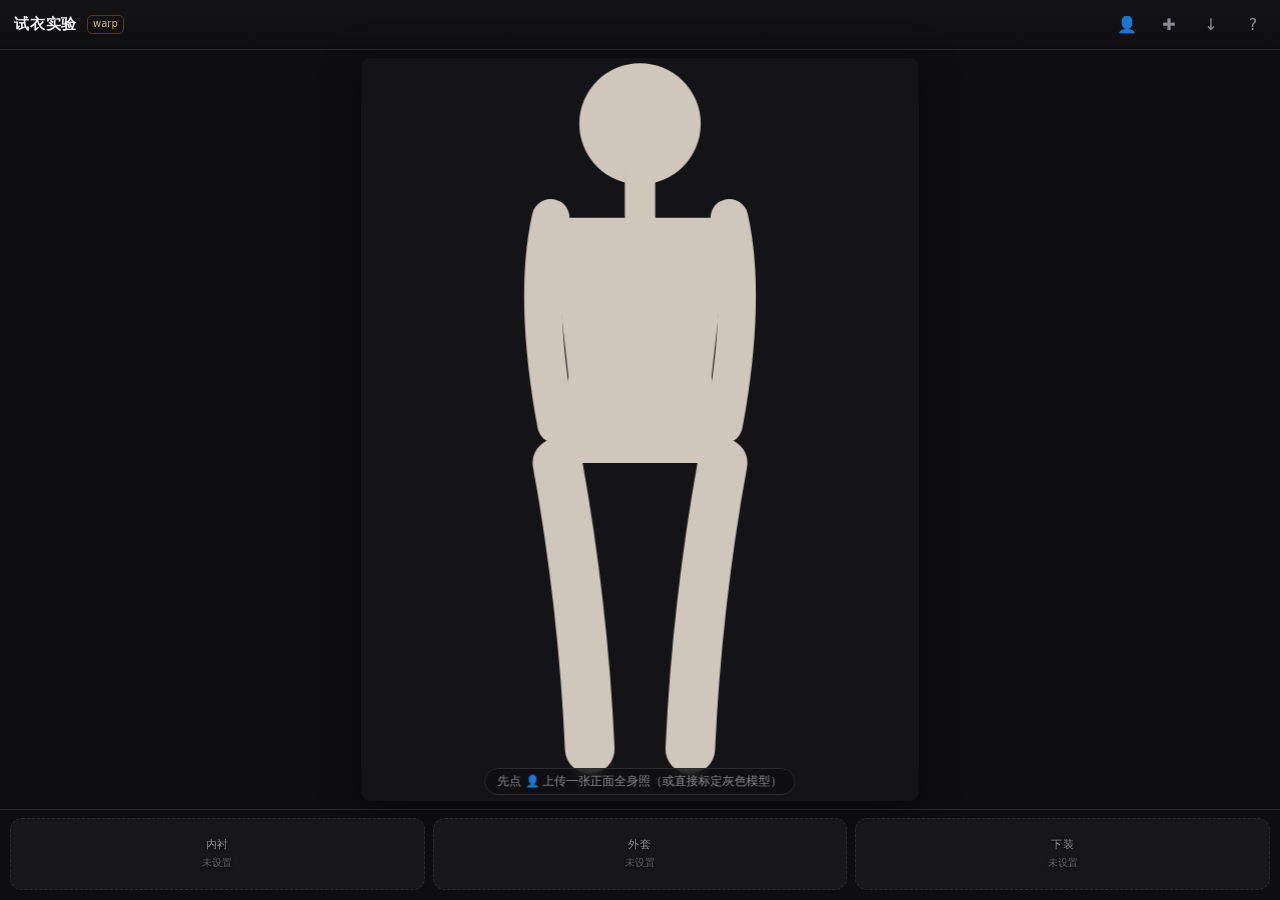
<file: tool/tryon/index.html>
<!DOCTYPE html>
<html lang="zh-CN">
<head>
<meta charset="utf-8">
<meta name="viewport" content="width=device-width,initial-scale=1,viewport-fit=cover">
<meta name="theme-color" content="#0e0e10">
<title>试衣实验 · warp</title>
<style>
:root{
  --bg:#0e0e10; --panel:#17171a; --panel2:#1e1e22; --line:#2b2b30;
  --fg:#f2f2f3; --dim:#8b8b93; --dim2:#5f5f68;
  --accent:#d9b46a; --danger:#c8553d;
  --safe-t:env(safe-area-inset-top,0px);
  --safe-b:env(safe-area-inset-bottom,0px);
}
*{margin:0;padding:0;box-sizing:border-box;-webkit-tap-highlight-color:transparent}
html,body{height:100%}
body{
  background:var(--bg);color:var(--fg);
  font:15px/1.45 -apple-system,BlinkMacSystemFont,"PingFang SC","Noto Sans SC",system-ui,sans-serif;
  display:flex;flex-direction:column;height:100vh;height:100dvh;
  padding-top:var(--safe-t);padding-bottom:var(--safe-b);overscroll-behavior:none;
}
button{font:inherit;color:inherit;background:none;border:none;cursor:pointer}

#bar{flex:0 0 auto;height:50px;display:flex;align-items:center;gap:4px;padding:0 8px 0 14px;
  border-bottom:1px solid var(--line);background:linear-gradient(180deg,#141416,#0e0e10)}
#bar h1{font-size:15px;font-weight:600;letter-spacing:.05em}
#bar .tag{font-size:10px;color:var(--accent);border:1px solid #4a3d22;border-radius:5px;padding:1px 5px;margin-left:6px}
#bar .grow{flex:1}
.icon{width:38px;height:38px;border-radius:10px;display:flex;align-items:center;justify-content:center;font-size:16px;color:var(--dim)}
.icon:active{background:var(--panel2)}

#stageWrap{flex:1;min-height:0;position:relative;display:flex;align-items:center;justify-content:center;padding:8px}
#stage{display:block;max-width:100%;max-height:100%;border-radius:10px;background:#141416;
  box-shadow:0 8px 40px rgba(0,0,0,.45)}
#hint{position:absolute;left:50%;transform:translateX(-50%);bottom:14px;text-align:center;font-size:11.5px;
  color:var(--dim);pointer-events:none;background:rgba(14,14,16,.72);backdrop-filter:blur(6px);
  padding:4px 12px;border-radius:20px;border:1px solid var(--line);white-space:nowrap;max-width:92%}

#dock{flex:0 0 auto;display:flex;gap:8px;padding:8px 10px 10px;border-top:1px solid var(--line)}
.slot{
  flex:1;min-width:0;height:72px;border-radius:12px;border:1px solid var(--line);
  background:var(--panel);display:flex;flex-direction:column;align-items:center;justify-content:center;
  gap:3px;position:relative;overflow:hidden;
}
.slot:active{background:var(--panel2)}
.slot .nm{font-size:11px;color:var(--dim);letter-spacing:.06em}
.slot .st{font-size:10px;color:var(--dim2)}
.slot.on .st{color:var(--accent)}
.slot img{position:absolute;inset:0;width:100%;height:100%;object-fit:contain;opacity:.55}
.slot .lbl{position:relative;z-index:1;text-shadow:0 1px 3px #000}
.slot.empty{border-style:dashed}

/* sheet */
.sheet{position:fixed;inset:0;z-index:50;display:none;align-items:flex-end;background:rgba(0,0,0,.6)}
.sheet.on{display:flex}
.sheet-body{width:100%;max-height:94%;overflow-y:auto;background:var(--panel);
  border-radius:18px 18px 0 0;padding:14px 16px calc(16px + var(--safe-b));border-top:1px solid var(--line);
  animation:up .2s ease-out}
@keyframes up{from{transform:translateY(20px);opacity:.7}to{transform:none;opacity:1}}
.grab{width:36px;height:4px;border-radius:2px;background:var(--line);margin:0 auto 12px}
.sh-head{display:flex;align-items:center;margin-bottom:10px}
.sh-head h3{font-size:15px;font-weight:600;flex:1}
.sh-head .close{font-size:13px;color:var(--dim);padding:6px}

.edcv{display:block;margin:0 auto;max-width:100%;border-radius:10px;background:#101012;touch-action:none}
.checker{background-image:linear-gradient(45deg,#1a1a1d 25%,transparent 25%),linear-gradient(-45deg,#1a1a1d 25%,transparent 25%),linear-gradient(45deg,transparent 75%,#1a1a1d 75%),linear-gradient(-45deg,transparent 75%,#1a1a1d 75%);
  background-size:16px 16px;background-position:0 0,0 8px,8px -8px,-8px 0}

.row{display:flex;gap:8px;margin-top:12px}
.btn{flex:1;height:44px;border-radius:11px;border:1px solid var(--line);background:var(--panel2);
  display:flex;align-items:center;justify-content:center;font-size:14px}
.btn:active{opacity:.8}
.btn.primary{background:var(--accent);color:#17140c;border-color:var(--accent);font-weight:600}
.btn.ghost{background:transparent}
.btn:disabled{opacity:.4}

.row-label{font-size:11.5px;color:var(--dim);letter-spacing:.1em;margin:14px 0 6px}
input[type=range]{width:100%;accent-color:var(--accent)}
.hint{font-size:11.5px;color:var(--dim2);line-height:1.75;margin-top:8px}
.hint b{color:var(--dim)}
.tips{font-size:12.5px;color:var(--dim);line-height:1.85}
.tips b{color:var(--fg);font-weight:500}
.tips li{margin:5px 0 5px 16px}

#toast{position:fixed;left:50%;bottom:96px;transform:translate(-50%,10px);background:#26262b;
  border:1px solid var(--line);border-radius:10px;padding:9px 16px;font-size:13px;z-index:80;
  opacity:0;pointer-events:none;transition:.18s;max-width:86vw;text-align:center}
#toast.on{opacity:1;transform:translate(-50%,0)}
</style>
</head>
<body>

<div id="bar">
  <h1>试衣实验</h1><span class="tag">warp</span>
  <div class="grow"></div>
  <button class="icon" id="btn-person" title="人像">👤</button>
  <button class="icon" id="btn-body" title="标定人体">✚</button>
  <button class="icon" id="btn-save" title="导出图片">↓</button>
  <button class="icon" id="btn-help" title="说明">?</button>
</div>

<div id="stageWrap">
  <canvas id="stage"></canvas>
  <div id="hint">先点 👤 上传一张正面全身照</div>
</div>

<div id="dock">
  <button class="slot empty" data-slot="inner"><span class="lbl nm">内衬</span><span class="lbl st">未设置</span></button>
  <button class="slot empty" data-slot="outer"><span class="lbl nm">外套</span><span class="lbl st">未设置</span></button>
  <button class="slot empty" data-slot="bottom"><span class="lbl nm">下装</span><span class="lbl st">未设置</span></button>
</div>

<input type="file" id="picker" accept="image/*" hidden>
<input type="file" id="picker-person" accept="image/*" hidden>

<!-- 衣服编辑 -->
<div class="sheet" id="sheet-garment">
  <div class="sheet-body">
    <div class="grab"></div>
    <div class="sh-head"><h3 id="g-title">内衬</h3><button class="close" data-close="sheet-garment">关闭</button></div>
    <canvas id="g-canvas" class="edcv checker"></canvas>
    <div class="row-label">去背景强度 <span id="g-tolv" style="color:var(--fg)">46</span></div>
    <input type="range" id="g-tol" min="0" max="120" value="46">
    <div class="row">
      <button class="btn ghost" id="g-upload">换图</button>
      <button class="btn ghost" id="g-auto">重置锚点</button>
    </div>
    <div class="row">
      <button class="btn ghost" id="g-remove" style="color:var(--danger)">移除这件</button>
      <button class="btn primary" id="g-done">完成</button>
    </div>
    <div class="hint">拖动 6 个圆点到衣服的对应位置：<b>左/右肩</b>、<b>左/右腰</b>、<b>左/右下摆</b>。下装则是<b>腰、膝、脚踝</b>。</div>
  </div>
</div>

<!-- 人体标定 -->
<div class="sheet" id="sheet-body">
  <div class="sheet-body">
    <div class="grab"></div>
    <div class="sh-head"><h3>标定人体关键点</h3><button class="close" data-close="sheet-body">关闭</button></div>
    <canvas id="b-canvas" class="edcv"></canvas>
    <div class="row">
      <button class="btn ghost" id="b-reset">恢复默认</button>
      <button class="btn primary" id="b-done">完成</button>
    </div>
    <div class="hint">把 10 个点拖到照片上对应的位置。没有上传人像时，会显示一个由这些点生成的灰色人体模型。</div>
  </div>
</div>

<!-- 说明 -->
<div class="sheet" id="sheet-help">
  <div class="sheet-body">
    <div class="grab"></div>
    <div class="sh-head"><h3>这个页面在做什么</h3><button class="close" data-close="sheet-help">关闭</button></div>
    <div class="tips">
      用 <b>薄板样条（TPS）</b> 把平铺的衣服照片变形，贴到人像/人体模型上。
      纯前端计算，不上传任何图片，全部在本地完成。
      <br><br>
      <b>拍衣服的要求（决定了成败）</b>
      <ul>
        <li>平铺俯拍，镜头与衣面平行，别倾斜</li>
        <li>纯白或浅灰背景，<b>不要花纹、木地板、床单</b></li>
        <li>袖子、下摆摊开；褶皱会被原样搬过去</li>
        <li>外套要露出内衬的话，拍的时候就要<b>敞开</b>（拉链拉开）</li>
        <li>散射光，不要闪光灯和硬阴影</li>
      </ul>
      <b>人像</b>
      <ul>
        <li>正面站立，双臂自然下垂、略微离开身体</li>
        <li>全身入镜，相机高度在胸口左右</li>
      </ul>
      <b>已知局限</b>
      <ul>
        <li>没有人体分割，手臂不会挡住衣服</li>
        <li>不做光影融合，衣服是“贴”上去的</li>
        <li>为验证观感，不是最终形态</li>
      </ul>
    </div>
  </div>
</div>

<div id="toast"></div>

<script>
'use strict';

/* ===================== 常量 ===================== */
const SLOT_ORDER = ['bottom','inner','outer'];         // 绘制顺序：先下装，再内衬，最后外套
const SLOT_LABEL = { inner:'内衬', outer:'外套', bottom:'下装' };
const SLOT_TPL   = { inner:'top', outer:'top', bottom:'bottom' };

const TOP_KEYS    = ['shoulderL','shoulderR','waistL','waistR','hemL','hemR'];
const BOTTOM_KEYS = ['waistL','waistR','kneeL','kneeR','ankleL','ankleR'];
const BODY_KEYS   = ['shoulderL','shoulderR','waistL','waistR','hemL','hemR','kneeL','kneeR','ankleL','ankleR'];

const KEY_LABEL = {
  shoulderL:'左肩', shoulderR:'右肩', waistL:'左腰', waistR:'右腰',
  hemL:'左下摆', hemR:'右下摆', kneeL:'左膝', kneeR:'右膝', ankleL:'左踝', ankleR:'右踝'
};

const BODY_DEFAULT = {
  shoulderL:[0.340,0.215], shoulderR:[0.660,0.215],
  waistL:[0.372,0.430],    waistR:[0.628,0.430],
  hemL:[0.352,0.545],      hemR:[0.648,0.545],
  kneeL:[0.398,0.735],     kneeR:[0.602,0.735],
  ankleL:[0.410,0.930],    ankleR:[0.590,0.930]
};

const GARMENT_DEFAULT = {
  top: {
    shoulderL:[0.235,0.095], shoulderR:[0.765,0.095],
    waistL:[0.300,0.560],    waistR:[0.700,0.560],
    hemL:[0.265,0.930],      hemR:[0.735,0.930]
  },
  bottom: {
    waistL:[0.300,0.060], waistR:[0.700,0.060],
    kneeL:[0.330,0.560],  kneeR:[0.670,0.560],
    ankleL:[0.300,0.930], ankleR:[0.700,0.930]
  }
};

/* ===================== 工具 ===================== */
const $ = s => document.querySelector(s);
const clone = o => JSON.parse(JSON.stringify(o));

let toastTimer = 0;
function toast(m, ms){
  const t = $('#toast'); t.textContent = m; t.classList.add('on');
  clearTimeout(toastTimer);
  toastTimer = setTimeout(() => t.classList.remove('on'), ms || 2200);
}
function openSheet(id){ $('#'+id).classList.add('on'); }
function closeSheet(id){ $('#'+id).classList.remove('on'); }

/* ===================== 状态 ===================== */
const state = {
  body: clone(BODY_DEFAULT),
  garments: {
    inner:  { anchors: clone(GARMENT_DEFAULT.top),    tol: 46 },
    outer:  { anchors: clone(GARMENT_DEFAULT.top),    tol: 46 },
    bottom: { anchors: clone(GARMENT_DEFAULT.bottom), tol: 46 }
  }
};
const IMG = { person:null, inner:null, outer:null, bottom:null };     // HTMLImageElement
const CUT = { inner:null, outer:null, bottom:null };                   // 去背景后的 canvas

function slotKeys(slot){ return SLOT_TPL[slot] === 'top' ? TOP_KEYS : BOTTOM_KEYS; }
function slotKeysObj(slot){ return state.garments[slot].anchors; }

/* ===================== IndexedDB ===================== */
const DB_NAME='tryon', DB_VER=1;
let db=null;
function openDB(){
  return new Promise((res,rej)=>{
    const r = indexedDB.open(DB_NAME, DB_VER);
    r.onupgradeneeded = ()=>{ if(!r.result.objectStoreNames.contains('kv')) r.result.createObjectStore('kv',{keyPath:'k'}); };
    r.onsuccess = ()=>res(r.result);
    r.onerror = ()=>rej(r.error);
  });
}
function reqP(r){ return new Promise((res,rej)=>{ r.onsuccess=()=>res(r.result); r.onerror=()=>rej(r.error); }); }
const kvGet = k => reqP(db.transaction('kv').objectStore('kv').get(k)).then(r=>r?r.v:null);
const kvSet = (k,v) => reqP(db.transaction('kv','readwrite').objectStore('kv').put({k,v}));

/* ===================== 图片 ===================== */
function loadImageFromBlob(blob){
  return new Promise((res,rej)=>{
    const u = URL.createObjectURL(blob);
    const im = new Image();
    im.onload = ()=>{ URL.revokeObjectURL(u); res(im); };
    im.onerror = ()=>{ URL.revokeObjectURL(u); rej(new Error('图片读取失败')); };
    im.src = u;
  });
}
function fitBlob(blob, maxEdge){
  return loadImageFromBlob(blob).then(im=>{
    const k = Math.min(1, maxEdge / Math.max(im.naturalWidth, im.naturalHeight));
    if(k >= 1) return im;
    const c = document.createElement('canvas');
    c.width = Math.round(im.naturalWidth * k);
    c.height = Math.round(im.naturalHeight * k);
    c.getContext('2d').drawImage(im, 0, 0, c.width, c.height);
    return c;
  });
}

/* ===================== 去背景（边缘泛洪） ===================== */
function cutout(src, tol){
  const w = src.width, h = src.height;
  const c = document.createElement('canvas'); c.width=w; c.height=h;
  const x = c.getContext('2d', { willReadFrequently:true });
  x.drawImage(src, 0, 0);
  const img = x.getImageData(0,0,w,h);
  const d = img.data;

  // 背景色 = 四边像素均值
  let br=0,bg=0,bb=0,n=0;
  const sample = (px,py)=>{ const i=(py*w+px)*4; br+=d[i];bg+=d[i+1];bb+=d[i+2];n++; };
  for(let i=0;i<w;i+=2){ sample(i,0); sample(i,h-1); }
  for(let j=0;j<h;j+=2){ sample(0,j); sample(w-1,j); }
  br/=n; bg/=n; bb/=n;

  const T = tol*tol*3;
  const seen = new Uint8Array(w*h);
  const stack = [];
  const push = i => { if(!seen[i]){ seen[i]=1; stack.push(i); } };
  for(let i=0;i<w;i++){ push(i); push((h-1)*w+i); }
  for(let j=0;j<h;j++){ push(j*w); push(j*w+w-1); }

  while(stack.length){
    const p = stack.pop();
    const i4 = p*4;
    const dr=d[i4]-br, dg=d[i4+1]-bg, dbl=d[i4+2]-bb;
    if(dr*dr+dg*dg+dbl*dbl > T) continue;
    d[i4+3] = 0;
    const px = p % w, py = (p - px) / w;
    if(px>0) push(p-1);
    if(px<w-1) push(p+1);
    if(py>0) push(p-w);
    if(py<h-1) push(p+w);
  }
  x.putImageData(img,0,0);
  return c;
}

/* ===================== TPS ===================== */
function gauss(A, b){
  const n = b.length;
  const M = A.map((row,i)=>{ const r = new Float64Array(n+1); for(let j=0;j<n;j++) r[j]=row[j]; r[n]=b[i]; return r; });
  for(let col=0; col<n; col++){
    let piv = col;
    for(let r=col+1;r<n;r++) if(Math.abs(M[r][col])>Math.abs(M[piv][col])) piv=r;
    if(piv!==col){ const t=M[col]; M[col]=M[piv]; M[piv]=t; }
    const pv = M[col][col];
    if(Math.abs(pv) < 1e-12) continue;
    for(let r=col+1;r<n;r++){
      const f = M[r][col]/pv;
      if(!f) continue;
      for(let c2=col;c2<=n;c2++) M[r][c2] -= f*M[col][c2];
    }
  }
  const x = new Float64Array(n);
  for(let i=n-1;i>=0;i--){
    let s = M[i][n];
    for(let j=i+1;j<n;j++) s -= M[i][j]*x[j];
    x[i] = Math.abs(M[i][i])<1e-12 ? 0 : s/M[i][i];
  }
  return x;
}

function tpsSolve(src, dst){
  const n = src.length, N = n+3;
  const K = r => r<=1e-9 ? 0 : r*r*Math.log(r);
  const A = Array.from({length:N}, ()=>new Float64Array(N));
  const bx = new Float64Array(N), by = new Float64Array(N);
  for(let i=0;i<n;i++){
    for(let j=0;j<n;j++){
      A[i][j] = K(Math.hypot(src[i][0]-src[j][0], src[i][1]-src[j][1]));
    }
    A[i][n]=1; A[i][n+1]=src[i][0]; A[i][n+2]=src[i][1];
    A[n][i]=1; A[n+1][i]=src[i][0]; A[n+2][i]=src[i][1];
    bx[i]=dst[i][0]; by[i]=dst[i][1];
  }
  return { src, wx: gauss(A,bx), wy: gauss(A,by), n };
}
function tpsEval(m, x, y){
  let u = m.wx[m.n] + m.wx[m.n+1]*x + m.wx[m.n+2]*y;
  let v = m.wy[m.n] + m.wy[m.n+1]*x + m.wy[m.n+2]*y;
  for(let i=0;i<m.n;i++){
    const dx = x-m.src[i][0], dy = y-m.src[i][1];
    const r = Math.hypot(dx,dy);
    const k = r<=1e-9 ? 0 : r*r*Math.log(r);
    u += m.wx[i]*k; v += m.wy[i]*k;
  }
  return [u,v];
}

/* ===================== 三角形贴图 ===================== */
function drawTri(ctx, img, s0,s1,s2, d0,d1,d2){
  // 目标三角形按重心放大约 4%，让相邻三角形互相压边，消除接缝
  const cx=(d0[0]+d1[0]+d2[0])/3, cy=(d0[1]+d1[1]+d2[1])/3;
  const S = 1.045;
  const ex = p => [cx + (p[0]-cx)*S, cy + (p[1]-cy)*S];
  const D0=ex(d0), D1=ex(d1), D2=ex(d2);

  const x0=s0[0],y0=s0[1],x1=s1[0],y1=s1[1],x2=s2[0],y2=s2[1];
  const den = (x1-x0)*(y2-y0) - (x2-x0)*(y1-y0);
  if(Math.abs(den) < 1e-9) return;

  const u0=D0[0],v0=D0[1],u1=D1[0],v1=D1[1],u2=D2[0],v2=D2[1];
  const a = ((u1-u0)*(y2-y0) - (u2-u0)*(y1-y0)) / den;
  const b = ((v1-v0)*(y2-y0) - (v2-v0)*(y1-y0)) / den;
  const c = ((u2-u0)*(x1-x0) - (u1-u0)*(x2-x0)) / den;
  const d = ((v2-v0)*(x1-x0) - (v1-v0)*(x2-x0)) / den;
  const e = u0 - a*x0 - c*y0;
  const f = v0 - b*x0 - d*y0;

  ctx.save();
  ctx.beginPath();
  ctx.moveTo(D0[0],D0[1]); ctx.lineTo(D1[0],D1[1]); ctx.lineTo(D2[0],D2[1]);
  ctx.closePath(); ctx.clip();
  ctx.setTransform(a,b,c,d,e,f);
  ctx.drawImage(img, 0, 0);
  ctx.restore();
}

function warpDraw(ctx, img, srcPts, dstPts, gridN){
  const m = tpsSolve(srcPts, dstPts);
  const W = img.width, H = img.height;
  const sx = W/gridN, sy = H/gridN;
  const V = new Array((gridN+1)*(gridN+1));
  for(let j=0;j<=gridN;j++)
    for(let i=0;i<=gridN;i++)
      V[j*(gridN+1)+i] = tpsEval(m, i*sx, j*sy);

  for(let j=0;j<gridN;j++){
    for(let i=0;i<gridN;i++){
      const A=V[j*(gridN+1)+i], B=V[j*(gridN+1)+i+1], C=V[(j+1)*(gridN+1)+i+1], D=V[(j+1)*(gridN+1)+i];
      const ax=i*sx, ay=j*sy, bx2=(i+1)*sx, by2=(j+1)*sy;
      drawTri(ctx, img, [ax,ay],[bx2,ay],[bx2,by2], A,B,C);
      drawTri(ctx, img, [ax,ay],[bx2,by2],[ax,by2], A,C,D);
    }
  }
}

/* ===================== 舞台渲染 ===================== */
const stage = $('#stage');
let personRect = null;

function sizeStage(){
  const wrap = $('#stageWrap');
  const maxW = wrap.clientWidth - 16;
  const maxH = wrap.clientHeight - 16;
  let w, h;
  if(IMG.person){
    const ar = IMG.person.width / IMG.person.height;
    h = maxH; w = h*ar;
    if(w > maxW){ w = maxW; h = w/ar; }
  }else{
    // 默认竖版比例
    const ar = 3/4;
    h = maxH; w = h*ar;
    if(w > maxW){ w = maxW; h = w/ar; }
  }
  const dpr = Math.min(window.devicePixelRatio || 1, 2);
  stage.style.width = w + 'px';
  stage.style.height = h + 'px';
  stage.width = Math.round(w*dpr);
  stage.height = Math.round(h*dpr);
  const ctx = stage.getContext('2d');
  // 画布按设备像素绘制：TPS 贴图直接写 device 坐标，避免变换被覆盖
  ctx.setTransform(1,0,0,1,0,0);
  return { w: stage.width, h: stage.height, ctx };
}

function bodyPoint(key, rect){
  const p = state.body[key];
  return [rect.x + p[0]*rect.w, rect.y + p[1]*rect.h];
}

function drawMannequin(ctx, rect){
  const P = k => bodyPoint(k, rect);
  const sL=P('shoulderL'), sR=P('shoulderR'), wL=P('waistL'), wR=P('waistR');
  const hL=P('hemL'), hR=P('hemR'), kL=P('kneeL'), kR=P('kneeR'), aL=P('ankleL'), aR=P('ankleR');

  ctx.save();
  ctx.fillStyle = '#cfc7bb';
  ctx.strokeStyle = '#cfc7bb';
  ctx.lineCap = 'round';
  ctx.lineJoin = 'round';

  // 头
  const headR = Math.abs(sR[0]-sL[0]) * 0.34;
  const cx = (sL[0]+sR[0])/2;
  const cy = (sL[1]+sR[1])/2 - headR*1.55;
  ctx.beginPath(); ctx.arc(cx, cy, headR, 0, Math.PI*2); ctx.fill();

  // 脖子
  ctx.lineWidth = headR*0.5;
  ctx.beginPath(); ctx.moveTo(cx, cy+headR*0.7);
  ctx.lineTo(cx, (sL[1]+sR[1])/2); ctx.stroke();

  // 躯干
  ctx.beginPath();
  ctx.moveTo(sL[0], sL[1]);
  ctx.lineTo(sR[0], sR[1]);
  ctx.lineTo(wR[0], wR[1]);
  ctx.lineTo(hR[0], hR[1]);
  ctx.lineTo(hL[0], hL[1]);
  ctx.lineTo(wL[0], wL[1]);
  ctx.closePath();
  ctx.fill();

  // 手臂
  const armW = headR*0.62;
  ctx.lineWidth = armW;
  const armOut = (sR[0]-sL[0]) * 0.10;
  for(const [s, w, sign] of [[sL,wL,-1],[sR,wR,1]]){
    ctx.beginPath();
    ctx.moveTo(s[0], s[1]);
    ctx.quadraticCurveTo(s[0]+sign*armOut, (s[1]+w[1])/2, w[0]+sign*armOut*0.7, w[1]+ (hL[1]-wL[1])*0.55);
    ctx.stroke();
  }

  // 腿
  const legW = (hR[0]-hL[0]) * 0.30;
  ctx.lineWidth = legW;
  for(const [h, k, a] of [[hL,kL,aL],[hR,kR,aR]]){
    ctx.beginPath();
    ctx.moveTo(h[0], h[1]);
    ctx.quadraticCurveTo(k[0], k[1], a[0], a[1]);
    ctx.stroke();
  }
  ctx.restore();
}

function drawScene(){
  const { w, h, ctx } = sizeStage();
  const rect = { x:0, y:0, w, h };
  personRect = rect;

  ctx.clearRect(0,0,w,h);
  ctx.fillStyle = '#141416';
  ctx.fillRect(0,0,w,h);

  if(IMG.person){
    ctx.drawImage(IMG.person, 0, 0, w, h);
  }else{
    drawMannequin(ctx, rect);
  }

  // 依次贴：下装 → 内衬 → 外套
  for(const slot of SLOT_ORDER){
    const cut = CUT[slot];
    if(!cut) continue;
    const keys = slotKeys(slot);
    const src = keys.map(k => {
      const a = slotKeysObj(slot)[k];
      return [a[0]*cut.width, a[1]*cut.height];
    });
    const dst = keys.map(k => bodyPoint(k, rect));
    warpDraw(ctx, cut, src, dst, 14);
  }

  updateSlots();
}

function updateSlots(){
  document.querySelectorAll('.slot').forEach(el=>{
    const slot = el.dataset.slot;
    const has = !!IMG[slot];
    el.classList.toggle('empty', !has);
    el.querySelector('.st').textContent = has ? '已设置' : '未设置';

  });
  $('#hint').textContent = IMG.person
    ? '拖动底部三格设置衣服 · 点 ✚ 标定人体'
    : '先点 👤 上传一张正面全身照（或直接标定灰色模型）';
}

/* ===================== 编辑器公共 ===================== */
function fitCanvas(cv, iw, ih, maxH){
  const wrapW = cv.parentElement.clientWidth - 4;
  const maxHeight = maxH || (window.innerHeight * 0.55);
  let w = wrapW, h = w * ih / iw;
  if(h > maxHeight){ h = maxHeight; w = h * iw / ih; }
  const dpr = Math.min(window.devicePixelRatio || 1, 2);
  cv.style.width = w + 'px'; cv.style.height = h + 'px';
  cv.width = Math.round(w*dpr); cv.height = Math.round(h*dpr);
  const ctx = cv.getContext('2d');
  ctx.setTransform(dpr,0,0,dpr,0,0);
  return { w, h, ctx };
}

function bindDrag(cv, getPoints, onMove, hitR){
  let dragIdx = -1;
  const pos = ev => {
    const r = cv.getBoundingClientRect();
    return [ev.clientX - r.left, ev.clientY - r.top];
  };
  cv.addEventListener('pointerdown', ev=>{
    const [x,y] = pos(ev);
    const pts = getPoints();
    let best = -1, bestD = 1e9;
    pts.forEach((p,i)=>{
      const d = Math.hypot(p[0]-x, p[1]-y);
      if(d < bestD){ bestD = d; best = i; }
    });
    if(bestD <= (hitR || 26)){ dragIdx = best; cv.setPointerCapture(ev.pointerId); ev.preventDefault(); }
  });
  cv.addEventListener('pointermove', ev=>{
    if(dragIdx < 0) return;
    const [x,y] = pos(ev);
    onMove(dragIdx, x, y);
    ev.preventDefault();
  });
  const end = ev=>{ dragIdx = -1; };
  cv.addEventListener('pointerup', end);
  cv.addEventListener('pointercancel', end);
}

/* ===================== 衣服编辑器 ===================== */
let editingSlot = null;
const gCanvas = $('#g-canvas');

function openGarment(slot){
  editingSlot = slot;
  $('#g-title').textContent = SLOT_LABEL[slot];
  $('#g-tol').value = state.garments[slot].tol;
  $('#g-tolv').textContent = state.garments[slot].tol;
  if(!IMG[slot]) pickGarment(slot);
  else { openSheet('sheet-garment'); requestAnimationFrame(drawGarmentEditor); }
}

function pickGarment(slot){
  const inp = $('#picker');
  inp.onchange = async e => {
    const f = e.target.files && e.target.files[0];
    e.target.value = '';
    if(!f) return;
    try{
      const im = await fitBlob(f, 1400);
      IMG[slot] = im;
      await kvSet('img_' + slot, f);
      CUT[slot] = cutout(im, state.garments[slot].tol);
      drawScene();
      openSheet('sheet-garment');
      requestAnimationFrame(drawGarmentEditor);
      toast('已载入，拖动圆点对齐');
    }catch(err){ toast('图片读取失败'); }
  };
  inp.click();
}

function drawGarmentEditor(){
  const slot = editingSlot;
  const cut = CUT[slot];
  if(!cut){ return; }
  const { w, h, ctx } = fitCanvas(gCanvas, cut.width, cut.height);

  ctx.clearRect(0,0,w,h);
  // 棋盘格
  const s = 8;
  for(let y=0;y<h;y+=s) for(let x=0;x<w;x+=s){
    ctx.fillStyle = ((x/s + y/s) % 2 === 0) ? '#151518' : '#1c1c20';
    ctx.fillRect(x,y,s,s);
  }
  ctx.drawImage(cut, 0, 0, w, h);

  const keys = slotKeys(slot);
  const A = slotKeysObj(slot);
  keys.forEach((k,i)=>{
    const p = A[k];
    const x = p[0]*w, y = p[1]*h;
    ctx.beginPath(); ctx.arc(x,y,11,0,Math.PI*2);
    ctx.fillStyle = 'rgba(217,180,106,.92)'; ctx.fill();
    ctx.lineWidth = 2; ctx.strokeStyle = '#17140c'; ctx.stroke();
    ctx.fillStyle = '#17140c'; ctx.font = 'bold 11px sans-serif';
    ctx.textAlign='center'; ctx.textBaseline='middle';
    ctx.fillText(String(i+1), x, y+0.5);
  });

  // 记录画布尺寸供拖动换算
  gCanvas._w = w; gCanvas._h = h;
  gCanvas._keys = keys;
}

bindDrag(gCanvas,
  ()=>{
    if(!gCanvas._keys) return [];
    return gCanvas._keys.map(k => {
      const p = state.garments[editingSlot].anchors[k];
      return [p[0]*gCanvas._w, p[1]*gCanvas._h];
    });
  },
  (i,x,y)=>{
    const k = gCanvas._keys[i];
    state.garments[editingSlot].anchors[k] = [
      Math.max(0, Math.min(1, x/gCanvas._w)),
      Math.max(0, Math.min(1, y/gCanvas._h))
    ];
    drawGarmentEditor();
  }, 30
);

$('#g-tol').oninput = e => {
  const v = +e.target.value;
  $('#g-tolv').textContent = v;
  state.garments[editingSlot].tol = v;
  if(IMG[editingSlot]){
    CUT[editingSlot] = cutout(IMG[editingSlot], v);
    drawGarmentEditor();
    drawScene();
  }
};
$('#g-upload').onclick = ()=> pickGarment(editingSlot);
$('#g-auto').onclick = ()=>{
  state.garments[editingSlot].anchors = clone(GARMENT_DEFAULT[SLOT_TPL[editingSlot]]);
  drawGarmentEditor(); saveLayout();
};
$('#g-remove').onclick = async ()=>{
  const s = editingSlot;
  IMG[s] = null; CUT[s] = null;
  try{ await kvSet('img_' + s, null); }catch(e){}
  closeSheet('sheet-garment');
  drawScene();
  toast('已移除' + SLOT_LABEL[s]);
};
$('#g-done').onclick = ()=>{ closeSheet('sheet-garment'); drawScene(); saveLayout(); };

/* ===================== 人体编辑器 ===================== */
const bCanvas = $('#b-canvas');

function drawBodyEditor(){
  const src = IMG.person;
  const iw = src ? src.width : 3;
  const ih = src ? src.height : 4;
  const { w, h, ctx } = fitCanvas(bCanvas, iw, ih);
  ctx.clearRect(0,0,w,h);
  ctx.fillStyle = '#141416'; ctx.fillRect(0,0,w,h);

  if(src) ctx.drawImage(src, 0, 0, w, h);
  else drawMannequin(ctx, { x:0, y:0, w, h });

  BODY_KEYS.forEach((k,i)=>{
    const p = state.body[k];
    const x = p[0]*w, y = p[1]*h;
    ctx.beginPath(); ctx.arc(x,y,10,0,Math.PI*2);
    ctx.fillStyle = 'rgba(217,180,106,.95)'; ctx.fill();
    ctx.lineWidth = 2; ctx.strokeStyle = '#17140c'; ctx.stroke();
    ctx.fillStyle = '#17140c'; ctx.font = 'bold 10px sans-serif';
    ctx.textAlign='center'; ctx.textBaseline='middle';
    ctx.fillText(String(i+1), x, y+0.5);
  });
  bCanvas._w = w; bCanvas._h = h;
}

bindDrag(bCanvas,
  ()=> BODY_KEYS.map(k => [state.body[k][0]*bCanvas._w, state.body[k][1]*bCanvas._h]),
  (i,x,y)=>{
    const k = BODY_KEYS[i];
    state.body[k] = [
      Math.max(0, Math.min(1, x/bCanvas._w)),
      Math.max(0, Math.min(1, y/bCanvas._h))
    ];
    drawBodyEditor();
  }, 28
);

$('#b-reset').onclick = ()=>{ state.body = clone(BODY_DEFAULT); drawBodyEditor(); drawScene(); saveLayout(); };
$('#b-done').onclick = ()=>{ closeSheet('sheet-body'); drawScene(); saveLayout(); };

/* ===================== 人像 ===================== */
$('#btn-person').onclick = ()=>{
  const inp = $('#picker-person');
  inp.onchange = async e => {
    const f = e.target.files && e.target.files[0];
    e.target.value = '';
    if(!f) return;
    try{
      const im = await fitBlob(f, 1600);
      IMG.person = im;
      await kvSet('img_person', f);
      drawScene();
      toast('人像已设置，点 ✚ 可以微调关键点');
    }catch(err){ toast('图片读取失败'); }
  };
  inp.click();
};

/* ===================== 其它按钮 ===================== */
$('#btn-body').onclick = ()=>{ openSheet('sheet-body'); requestAnimationFrame(drawBodyEditor); };
$('#btn-help').onclick = ()=> openSheet('sheet-help');

$('#btn-save').onclick = ()=>{
  const a = document.createElement('a');
  a.download = 'tryon-' + Date.now() + '.png';
  a.href = stage.toDataURL('image/png');
  a.click();
  toast('已导出');
};

document.querySelectorAll('.slot').forEach(el=>{
  el.onclick = ()=> openGarment(el.dataset.slot);
});
document.querySelectorAll('[data-close]').forEach(b=>{
  b.onclick = ()=>{
    closeSheet(b.dataset.close);
    if(b.dataset.close === 'sheet-garment') drawScene();
    saveLayout();
  };
});

/* ===================== 持久化 ===================== */
async function saveLayout(){
  try{
    await kvSet('layout', {
      body: state.body,
      garments: {
        inner: { anchors: state.garments.inner.anchors, tol: state.garments.inner.tol },
        outer: { anchors: state.garments.outer.anchors, tol: state.garments.outer.tol },
        bottom:{ anchors: state.garments.bottom.anchors, tol: state.garments.bottom.tol }
      }
    });
  }catch(e){}
}

(async function boot(){
  try{ db = await openDB(); }
  catch(e){
    document.body.innerHTML = '<div style="padding:40px;line-height:1.8;font-size:14px">' +
      '无法使用本地数据库，请用 http/https 打开。<br>' + (e && e.message) + '</div>';
    return;
  }

  const layout = await kvGet('layout');
  if(layout){
    if(layout.body) state.body = layout.body;
    if(layout.garments){
      for(const s of ['inner','outer','bottom']){
        if(layout.garments[s]){
          state.garments[s].anchors = layout.garments[s].anchors || state.garments[s].anchors;
          state.garments[s].tol = layout.garments[s].tol != null ? layout.garments[s].tol : 46;
        }
      }
    }
  }

  for(const s of ['inner','outer','bottom']){
    const b = await kvGet('img_' + s);
    if(b){
      try{
        const im = await fitBlob(b, 1400);
        IMG[s] = im;
        CUT[s] = cutout(im, state.garments[s].tol);
      }catch(e){}
    }
  }
  const pb = await kvGet('img_person');
  if(pb){ try{ IMG.person = await fitBlob(pb, 1600); }catch(e){} }

  drawScene();
  window.addEventListener('resize', ()=> drawScene());
})();
</script>
</body>
</html>
</file>
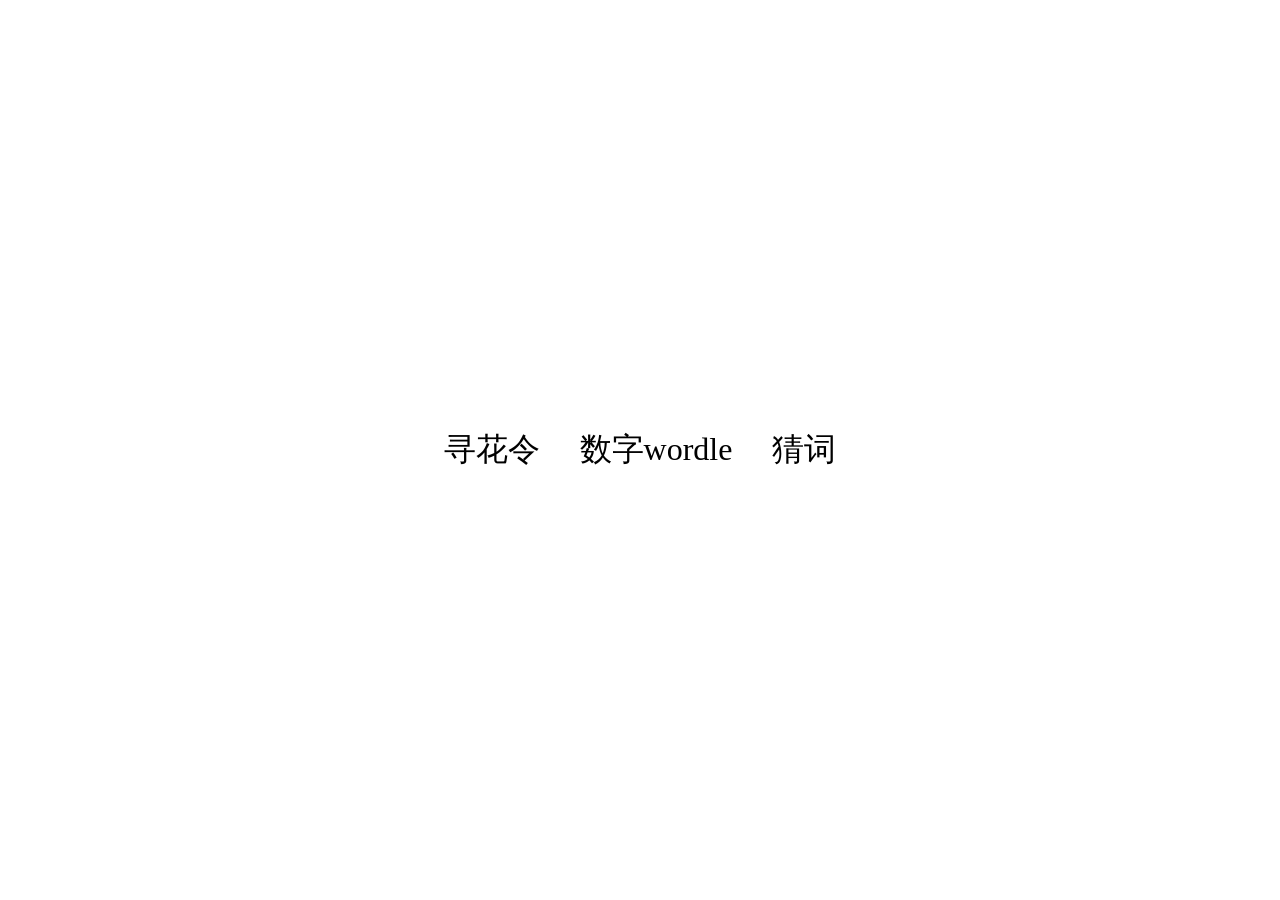
<file: games/jump.html>
<!DOCTYPE html>
<html lang="en">
<head>
    <meta charset="UTF-8">
    <meta name="viewport" content="width=device-width, initial-scale=1.0">
    <title>NOTE</title>
    <link rel="stylesheet" href="slide.css">
    <script src="slide.js"></script>
</head>
<body>
    <nav>
        <div id="marker"></div>
        <a href="xunhualing_static/index.html">寻花令</a>
        <a href="num_wordle/num_wordle.html">数字wordle</a>
        <a href="word_guessing/index.html">猜词</a>
    </nav>
</body>
</html>
</file>
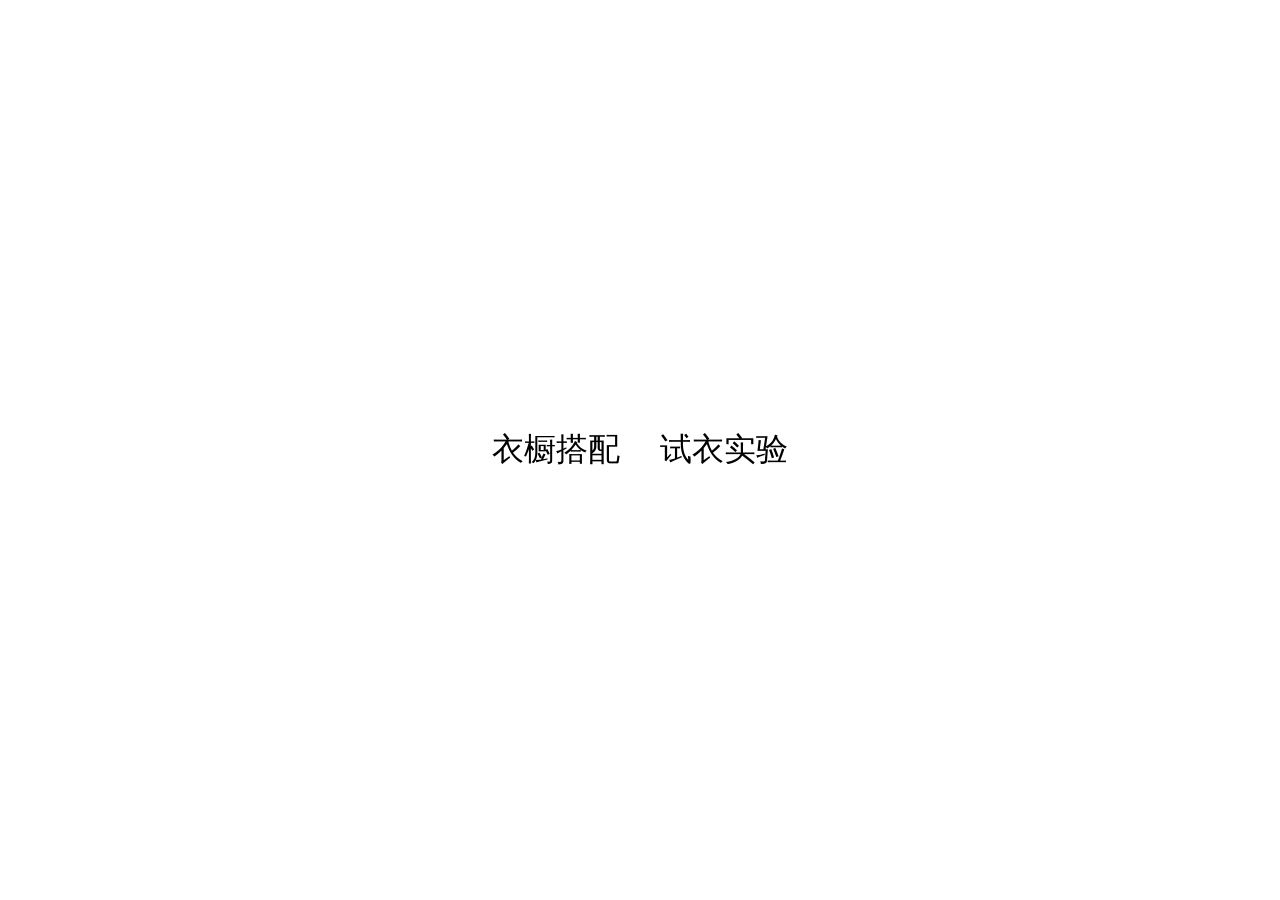
<file: tool/jump.html>
<!DOCTYPE html>
<html lang="zh-CN">
<head>
    <meta charset="UTF-8">
    <meta name="viewport" content="width=device-width, initial-scale=1.0">
    <title>TOOL</title>
    <link rel="stylesheet" href="slide.css">
    <script src="slide.js"></script>
</head>
<body>
    <nav>
        <div id="marker"></div>
        <a href="outfit/index.html">衣橱搭配</a>
        <a href="tryon/index.html">试衣实验</a>
    </nav>
</body>
</html>
</file>
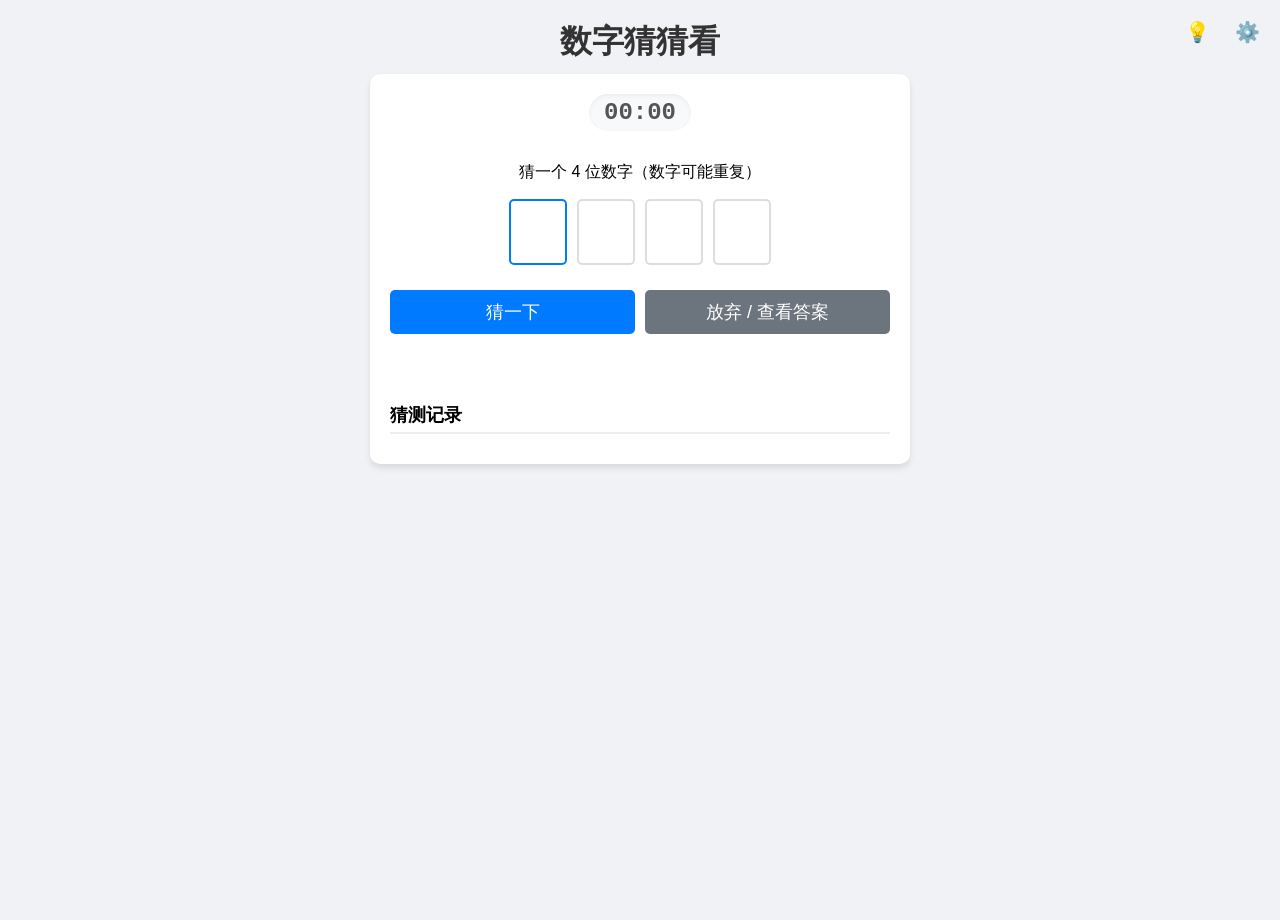
<file: games/num_wordle/num_wordle.html>
<!DOCTYPE html>
<html lang="zh-CN">
<head>
    <meta charset="UTF-8">
    <meta name="viewport" content="width=device-width, initial-scale=1.0">
    <title>数字猜词游戏</title>
    <style>
        body {
            font-family: 'Segoe UI', Tahoma, Geneva, Verdana, sans-serif;
            display: flex;
            flex-direction: column;
            align-items: center;
            background-color: #f0f2f5;
            min-height: 100vh;
            margin: 0;
            padding: 10px;
        }

        h1 {
            color: #333;
            margin-bottom: 10px;
            margin-top: 10px;
        }

        .game-container {
            background: white;
            padding: 20px;
            border-radius: 10px;
            box-shadow: 0 4px 6px rgba(0,0,0,0.1);
            max-width: 500px;
            width: 100%;
            display: flex;
            flex-direction: column;
            align-items: center;
        }

        .input-group {
            display: flex;
            gap: 10px;
            margin-bottom: 15px;
        }

        .digit-input {
            width: 50px;
            height: 60px;
            font-size: 32px;
            text-align: center;
            border: 2px solid #ddd;
            border-radius: 5px;
            outline: none;
            transition: border-color 0.3s;
        }

        .digit-input:focus {
            border-color: #007bff;
        }

        /* 移除数字输入框的箭头 */
        input[type=number]::-webkit-inner-spin-button, 
        input[type=number]::-webkit-outer-spin-button { 
            -webkit-appearance: none; 
            margin: 0; 
        }

        button {
            padding: 10px 30px;
            font-size: 18px;
            background-color: #007bff;
            color: white;
            border: none;
            border-radius: 5px;
            cursor: pointer;
            transition: background-color 0.2s;
        }

        button:hover {
            background-color: #0056b3;
        }

        button:disabled {
            background-color: #cccccc;
            cursor: not-allowed;
        }

        .give-up-btn {
            background-color: #6c757d;
        }
        
        .give-up-btn:hover {
            background-color: #5a6268;
        }

        .message {
            margin-top: 15px;
            font-size: 16px;
            color: #d9534f;
            height: 24px;
        }

        .history-container {
            margin-top: 30px;
            width: 100%;
        }

        .history-title {
            font-size: 18px;
            font-weight: bold;
            margin-bottom: 10px;
            border-bottom: 2px solid #eee;
            padding-bottom: 5px;
        }

        .history-list {
            list-style: none;
            padding: 0;
            margin: 0;
            max-height: 300px;
            overflow-y: auto;
        }

        .history-item {
            display: flex;
            justify-content: space-between;
            align-items: center;
            padding: 10px;
            background-color: #f8f9fa;
            border-radius: 5px;
            margin-bottom: 8px;
            border-left: 5px solid #ccc;
        }

        .history-item.success {
            border-left-color: #28a745;
            background-color: #e6ffec;
        }

        .guess-digits {
            font-family: monospace;
            font-size: 20px;
            font-weight: bold;
            letter-spacing: 5px;
        }

        .feedback {
            font-size: 14px;
            color: #555;
        }

        .restart-btn {
            background-color: #28a745;
            margin-top: 20px;
            display: none;
        }
        
        .restart-btn:hover {
            background-color: #218838;
        }

        /* 顶部操作区样式 */
        .top-controls {
            position: absolute;
            top: 15px;
            right: 15px;
            display: flex;
            gap: 15px;
        }

        .icon-btn {
            background: none;
            border: none;
            font-size: 20px;
            cursor: pointer;
            color: #555;
            padding: 5px;
            transition: transform 0.2s, color 0.2s;
            display: flex;
            align-items: center;
            justify-content: center;
        }

        .icon-btn:hover {
            transform: scale(1.1);
            color: #333;
        }

        .hint-fab {
            /* 继承 icon-btn 样式 */
        }

        .hint-modal {
            display: none;
            position: fixed;
            top: 50%;
            left: 50%;
            transform: translate(-50%, -50%);
            background: white;
            padding: 20px;
            border-radius: 10px;
            box-shadow: 0 5px 15px rgba(0,0,0,0.3);
            z-index: 101;
            width: 90%;
            max-width: 400px;
        }

        .hint-modal-overlay {
            display: none;
            position: fixed;
            top: 0;
            left: 0;
            width: 100%;
            height: 100%;
            background: rgba(0,0,0,0.5);
            z-index: 100;
        }

        .hint-title {
            font-size: 18px;
            font-weight: bold;
            color: #17a2b8;
            margin-bottom: 10px;
            border-bottom: 1px solid #eee;
            padding-bottom: 5px;
            display: flex;
            justify-content: space-between;
        }

        .hint-close {
            cursor: pointer;
            color: #aaa;
        }
        
        .recommendation-text {
            font-size: 14px;
            color: #555;
            line-height: 1.5;
        }

        .recommendation-loading {
            color: #888;
            font-style: italic;
        }

        /* 设置按钮样式 */
        .settings-btn {
            /* 继承 icon-btn 样式 */
        }

        .action-buttons {
            display: flex;
            gap: 10px;
            width: 100%;
            margin-top: 10px;
        }
        
        .action-buttons button {
            flex: 1;
        }

        .settings-modal {
            display: none;
            position: fixed;
            top: 50%;
            left: 50%;
            transform: translate(-50%, -50%);
            background: white;
            padding: 20px;
            border-radius: 10px;
            box-shadow: 0 5px 15px rgba(0,0,0,0.3);
            z-index: 102;
            width: 90%;
            max-width: 350px;
        }
        
        .settings-input {
            width: 100%;
            padding: 10px;
            margin: 10px 0;
            font-size: 16px;
            box-sizing: border-box;
        }

        .save-diff-btn {
            width: 100%;
            background-color: #17a2b8;
            margin-top: 5px;
            color: white;
            border: none;
            padding: 10px;
            border-radius: 5px;
            cursor: pointer;
            font-size: 16px;
            transition: background-color 0.2s;
        }

        .save-diff-btn:hover {
            background-color: #138496;
        }

        .game-timer {
            font-size: 24px;
            font-weight: bold;
            color: #555;
            font-family: monospace;
            background: #f8f9fa;
            padding: 5px 15px;
            border-radius: 20px;
            box-shadow: inset 0 2px 5px rgba(0,0,0,0.05);
            margin-bottom: 15px;
        }

        .settings-group {
            margin: 15px 0;
            text-align: left;
            border-top: 1px solid #eee;
            padding-top: 15px;
        }

        .settings-label {
            font-weight: bold;
            margin-bottom: 10px;
            display: block;
            color: #333;
        }

        .radio-group {
            display: flex;
            gap: 15px;
            margin-bottom: 15px;
        }

        .radio-label {
            display: flex;
            align-items: center;
            gap: 5px;
            cursor: pointer;
            font-size: 14px;
            color: #555;
        }
    </style>
</head>
<body>

    <div class="top-controls">
        <button class="icon-btn hint-fab" id="hintFab" title="查看智能提示">💡</button>
        <button class="icon-btn settings-btn" id="settingsBtn" title="设置">⚙️</button>
    </div>
    <h1>数字猜猜看</h1>

    <div class="game-container">
        <div class="game-timer" id="timerDisplay">00:00</div>
        <p>猜一个 4 位数字（数字可能重复）</p>
        
        <div class="input-group">
            <input type="tel" class="digit-input" maxlength="1" id="input0" inputmode="numeric" pattern="[0-9]*">
            <input type="tel" class="digit-input" maxlength="1" id="input1" inputmode="numeric" pattern="[0-9]*">
            <input type="tel" class="digit-input" maxlength="1" id="input2" inputmode="numeric" pattern="[0-9]*">
            <input type="tel" class="digit-input" maxlength="1" id="input3" inputmode="numeric" pattern="[0-9]*">
        </div>

        <div class="action-buttons">
            <button id="guessBtn">猜一下</button>
            <button id="giveUpBtn" class="give-up-btn">放弃 / 查看答案</button>
        </div>
        <button id="restartBtn" class="restart-btn">再玩一次</button>
        
        <div class="message" id="message"></div>

        <!-- 悬浮窗已移至顶部 -->
        
        <div class="hint-modal-overlay" id="hintOverlay"></div>
        <div class="hint-modal" id="hintModal">
            <div class="hint-title">
                智能提示
                <span class="hint-close" id="hintClose">&times;</span>
            </div>
            <div class="recommendation-text" id="recommendationText"></div>
        </div>

        <!-- 设置弹窗 -->
        <div class="settings-modal" id="settingsModal">
            <div class="hint-title">
                游戏设置
                <span class="hint-close" id="settingsClose">&times;</span>
            </div>
            <div class="settings-group">
                <span class="settings-label">1. 难度设置 (即时生效):</span>
                <div class="radio-group">
                    <label class="radio-label">
                        <input type="radio" name="difficulty" value="easy" checked>
                        简单 (显示位置及数字提示)
                    </label>
                    <label class="radio-label">
                        <input type="radio" name="difficulty" value="hard">
                        困难 (仅显示位置提示)
                    </label>
                </div>
                <button id="saveDifficultyBtn" class="save-diff-btn">保存难度设置</button>
            </div>

            <div class="settings-group">
                <span class="settings-label">2. 手动设定目标 (重新开始):</span>
                <p style="margin: 5px 0; font-size: 14px; color: #666;">手动设定目标数字 (用于测试或挑战朋友)</p>
                <input type="number" id="manualTargetInput" class="settings-input" placeholder="输入4位数字" maxlength="4">
                <button id="saveSettingsBtn" style="width: 100%;">确认设定并开始新游戏</button>
            </div>
        </div>

        <div class="history-container">
            <div class="history-title">猜测记录</div>
            <ul class="history-list" id="historyList">
                <!-- 历史记录将在这里显示 -->
            </ul>
        </div>
    </div>

    <script>
        const inputs = document.querySelectorAll('.digit-input');
        const guessBtn = document.getElementById('guessBtn');
        const restartBtn = document.getElementById('restartBtn');
        const giveUpBtn = document.getElementById('giveUpBtn');
        const messageEl = document.getElementById('message');
        const historyList = document.getElementById('historyList');
        const recommendationText = document.getElementById('recommendationText');
        
        const timerDisplay = document.getElementById('timerDisplay');
        
        // 提示相关 DOM
        const hintFab = document.getElementById('hintFab');
        const hintModal = document.getElementById('hintModal');
        const hintOverlay = document.getElementById('hintOverlay');
        const hintClose = document.getElementById('hintClose');

        // 设置相关 DOM
        const settingsBtn = document.getElementById('settingsBtn');
        const settingsModal = document.getElementById('settingsModal');
        const settingsClose = document.getElementById('settingsClose');
        const manualTargetInput = document.getElementById('manualTargetInput');
        const saveSettingsBtn = document.getElementById('saveSettingsBtn');

        let targetNumber = '';
        let isGameOver = false;
        let guessCount = 0;
        let possibleSet = []; // 当前可能的候选集
        let hasViewedHint = false; // 当前轮次是否查看过提示
        
        // 计时与难度相关
        let gameDifficulty = 'easy'; // 'easy' | 'hard'
        let timerInterval = null;
        let gameStartTime = 0;
        let lastRoundTime = 0; // 上一轮结束的时间点

        let isTimerStarted = false;

        // 初始化游戏 (target 可选，如果传入则使用传入的，否则随机生成)
        function initGame(manualTarget = null) {
            // 重置计时器
            stopTimer();
            isTimerStarted = false;
            timerDisplay.textContent = "00:00"; // 重置显示
            lastRoundTime = Date.now(); // 初始化本轮开始时间

            // 读取难度设置
            const diffRadios = document.getElementsByName('difficulty');
            for(let radio of diffRadios) {
                if(radio.checked) gameDifficulty = radio.value;
            }

            if (manualTarget) {
                targetNumber = manualTarget;
            } else {
                targetNumber = generateNumber();
            }
            console.log("Debug: Target is " + targetNumber); // 方便调试
            inputs.forEach(input => input.value = '');
            inputs[0].focus();
            historyList.innerHTML = '';
            messageEl.textContent = '';
            isGameOver = false;
            guessCount = 0;
            
            guessBtn.style.display = 'block';
            guessBtn.disabled = false;
            
            giveUpBtn.style.display = 'block';
            giveUpBtn.disabled = false;

            restartBtn.style.display = 'none';
            hintFab.style.display = 'flex'; // 显示悬浮窗
            
            // 初始化候选集 (0000-9999)
            possibleSet = [];
            for(let i=0; i<10000; i++) {
                possibleSet.push(i.toString().padStart(4, '0'));
            }

            // 第一轮推荐
            showRecommendation("首轮推荐：1234 (最大程度探测不同数字)");
            hasViewedHint = false;
        }

        // 生成4位数字字符串（允许重复）
        function generateNumber() {
            let result = '';
            for (let i = 0; i < 4; i++) {
                result += Math.floor(Math.random() * 10).toString();
            }
            return result;
        }

        // 输入框自动跳转逻辑
        inputs.forEach((input, index) => {
            input.addEventListener('input', (e) => {
                // 只允许数字输入
                input.value = input.value.replace(/\D/g, '');

                if (input.value.length > 1) {
                    input.value = input.value.slice(0, 1);
                }
                if (input.value.length === 1) {
                    if (index < 3) {
                        inputs[index + 1].focus();
                    }
                }
            });

            input.addEventListener('keydown', (e) => {
                if (e.key === 'Backspace' && input.value === '') {
                    if (index > 0) {
                        inputs[index - 1].focus();
                    }
                }
                if (e.key === 'Enter') {
                    handleGuess();
                }
            });
        });

        // 处理猜测
        function handleGuess() {
            if (isGameOver) return;

            // 收集输入
            let guess = '';
            for (let input of inputs) {
                const val = input.value;
                if (val === '') {
                    showMessage('请输入完整的4位数字');
                    return;
                }
                guess += val;
            }

            showMessage(''); // 清除错误信息
            
            // 如果是第一次猜测，启动计时器
            if (!isTimerStarted) {
                isTimerStarted = true;
                gameStartTime = Date.now();
                startTimer();
                lastRoundTime=gameStartTime;
                // 第一轮的 lastRoundTime 已经在 initGame 中初始化，或者在这里重新对齐到游戏开始时间？
                // 如果希望第一轮耗时包含思考时间，则不需要重置 lastRoundTime
                // 如果希望第一轮耗时仅从点击开始算（那通常是0），这里保持原样即可计算思考时间。
            }

            guessCount++;
            
            // 计算本轮耗时
            const now = Date.now();
            const duration = Math.round((now - lastRoundTime) / 1000); // 秒
            lastRoundTime = now;

            
            // 计算反馈 (A: 位置数值都对, B: 数值对位置不对)
            // 允许重复数字时的逻辑：
            // 1. 先统计完全匹配 (A)
            // 2. 统计剩下的数字中，有多少能匹配上 (B)
            
            let countA = 0;
            let countB = 0;
            
            let targetRemain = [];
            let guessRemain = [];

            // 第一遍扫描：计算 A (位置数值都对)
            for (let i = 0; i < 4; i++) {
                if (guess[i] === targetNumber[i]) {
                    countA++;
                } else {
                    targetRemain.push(targetNumber[i]);
                    guessRemain.push(guess[i]);
                }
            }

            // 第二遍扫描：计算 B (数值对位置不对)
            for (let char of guessRemain) {
                const index = targetRemain.indexOf(char);
                if (index !== -1) {
                    countB++;
                    targetRemain.splice(index, 1); // 移除已匹配的，防止重复计算
                }
            }

            // 添加历史记录
            addHistory(guess, countA, countB, guessCount, hasViewedHint, duration);
            
            // 重置提示查看状态
            hasViewedHint = false;

            // 检查胜利
            if (countA === 4) {
                endGame(true);
            } else {
                // 更新候选集并计算下轮推荐
                updatePossibleSet(guess, countA, countB);
                
                // 清空输入框并聚焦第一个
                inputs.forEach(input => input.value = '');
                inputs[0].focus();
            }
        }

        // 计算两个数字之间的反馈结果
        function calculateFeedback(guess, target) {
            let countA = 0;
            let countB = 0;
            let targetRemain = [];
            let guessRemain = [];

            // A
            for (let i = 0; i < 4; i++) {
                if (guess[i] === target[i]) {
                    countA++;
                } else {
                    targetRemain.push(target[i]);
                    guessRemain.push(guess[i]);
                }
            }
            // B
            for (let char of guessRemain) {
                const index = targetRemain.indexOf(char);
                if (index !== -1) {
                    countB++;
                    targetRemain.splice(index, 1);
                }
            }
            return { A: countA, B: countB };
        }

        // 更新候选集并推荐
        function updatePossibleSet(lastGuess, realA, realB) {
            recommendationText.innerHTML = '<span class="recommendation-loading">正在计算下轮最佳猜测...</span>';
            
            // 异步计算避免卡顿
            setTimeout(() => {
                // 1. 过滤：保留符合本次反馈的候选
                possibleSet = possibleSet.filter(candidate => {
                    const feedback = calculateFeedback(lastGuess, candidate);
                    // 困难模式下，玩家只能看到位置正确的数量(A)，看不到数值对位置不对的数量(B)
                    // 因此算法也应该只利用 A 的信息来排除候选
                    if (gameDifficulty === 'hard') {
                        return feedback.A === realA;
                    }
                    return feedback.A === realA && feedback.B === realB;
                });

                if (possibleSet.length === 0) {
                    showRecommendation("好像哪里出错了，没有符合条件的数字了？");
                    return;
                }
                
                if (possibleSet.length === 1) {
                    showRecommendation(`只剩唯一可能：<strong>${possibleSet[0]}</strong>`);
                    return;
                }

                if (possibleSet.length <= 10) {
                    showRecommendation(`剩余可能少于10个，建议尝试：<strong>${possibleSet[0]}</strong> (剩余: ${possibleSet.join(', ')})`);
                    return;
                }

                // 2. 寻找最佳猜测 (Minimax 策略)
                // 优化策略：不再随机采样，而是全量或策略性评估，以保证推荐质量
                
                let bestGuess = possibleSet[0];
                let minMaxRemaining = Infinity;

                // 性能阈值：如果剩余数量在可接受范围内，进行全量 Minimax 计算
                // JS 引擎在几百毫秒内处理 25万次 (500*500) 简单运算没问题
                const PERFORMANCE_THRESHOLD = 500;
                
                let candidatesToEvaluate = [];
                
                if (possibleSet.length <= PERFORMANCE_THRESHOLD) {
                    // 全量评估所有剩余可能，找出理论最优解
                    candidatesToEvaluate = possibleSet;
                } else {
                    // 如果集合依然很大，全量计算会卡顿
                    // 策略优化：
                    // 1. 优先评估无重复数字的候选（通常信息熵更高，区分度更好）
                    // 2. 取前 N 个进行评估，保证结果确定性，避免随机感
                    
                    // 筛选出无重复数字的候选
                    let uniqueDigitsCandidates = possibleSet.filter(num => {
                        return new Set(num.split('')).size === 4;
                    });
                    
                    // 优先评估无重复数字的候选，如果没有则评估普通候选
                    // 评估数量限制在 50 个以内以保证响应速度
                    if (uniqueDigitsCandidates.length > 0) {
                        candidatesToEvaluate = uniqueDigitsCandidates.slice(0, 50);
                    } else {
                        candidatesToEvaluate = possibleSet.slice(0, 50);
                    }
                }

                for (let guessCandidate of candidatesToEvaluate) {
                    let feedbackCounts = {}; // 记录每种反馈(如 "1A2B") 对应的剩余数量
                    
                    // 针对当前所有可能的答案，计算如果猜 guessCandidate 会得到什么反馈
                    for (let possibleAns of possibleSet) {
                        const fb = calculateFeedback(guessCandidate, possibleAns);
                        // 困难模式下，反馈只有 A；普通模式下有 A 和 B
                        const key = (gameDifficulty === 'hard') ? `${fb.A}` : `${fb.A}${fb.B}`;
                        feedbackCounts[key] = (feedbackCounts[key] || 0) + 1;
                    }

                    // 找出最坏情况 (Max Remaining)
                    let maxRemaining = 0;
                    for (let key in feedbackCounts) {
                        if (feedbackCounts[key] > maxRemaining) {
                            maxRemaining = feedbackCounts[key];
                        }
                    }

                    // Minimax: 寻找能让 "最坏情况下的剩余数量" 最小的猜测
                    // 如果 maxRemaining 相同，倾向于保持原有的顺序（通常数值较小）
                    if (maxRemaining < minMaxRemaining) {
                        minMaxRemaining = maxRemaining;
                        bestGuess = guessCandidate;
                    }
                }

                showRecommendation(`剩余 ${possibleSet.length} 种可能。推荐猜测：<strong>${bestGuess}</strong> (基于最优策略计算)`);
            }, 50);
        }

        function showRecommendation(text) {
            recommendationText.innerHTML = text;
        }

        function addHistory(guess, countA, countB, count, viewedHint, duration) {
            const li = document.createElement('li');
            li.className = 'history-item';
            if (countA === 4) li.classList.add('success');

            const guessInfo = document.createElement('div');
            
            const roundSpan = document.createElement('span');
            roundSpan.style.marginRight = '10px';
            roundSpan.style.color = viewedHint ? 'red' : '#888';
            roundSpan.style.fontWeight = viewedHint ? 'bold' : 'normal';
            roundSpan.textContent = `[第${count}次]`;

            const guessSpan = document.createElement('span');
            guessSpan.className = 'guess-digits';
            guessSpan.textContent = guess;
            
            guessInfo.appendChild(roundSpan);
            guessInfo.appendChild(guessSpan);

            const rightSection = document.createElement('div');
            rightSection.style.display = 'flex';
            rightSection.style.flexDirection = 'column';
            rightSection.style.alignItems = 'flex-end';

            const feedbackSpan = document.createElement('span');
            feedbackSpan.className = 'feedback';
            
            if (gameDifficulty === 'easy') {
                feedbackSpan.textContent = `${countB+countA}个数字对，${countA}个数字和位置都对`;
            } else {
                feedbackSpan.textContent = `${countA}个数字和位置都对`;
            }

            const timeSpan = document.createElement('span');
            timeSpan.style.fontSize = '12px';
            timeSpan.style.color = '#999';
            timeSpan.textContent = `耗时: ${duration}秒`;

            rightSection.appendChild(feedbackSpan);
            rightSection.appendChild(timeSpan);

            li.appendChild(guessInfo);
            li.appendChild(rightSection);
            
            // 插入到最前面
            historyList.insertBefore(li, historyList.firstChild);
        }

        // 计时器功能
        function startTimer() {
            updateTimerDisplay();
            timerInterval = setInterval(updateTimerDisplay, 1000);
        }

        function stopTimer() {
            if (timerInterval) {
                clearInterval(timerInterval);
                timerInterval = null;
            }
        }

        function updateTimerDisplay() {
            if (!isTimerStarted) {
                // 如果计时还没开始，保持 00:00
                timerDisplay.textContent = "00:00";
                return;
            }
            const now = Date.now();
            const diffInSeconds = Math.floor((now - gameStartTime) / 1000);
            
            const minutes = Math.floor(diffInSeconds / 60).toString().padStart(2, '0');
            const seconds = (diffInSeconds % 60).toString().padStart(2, '0');
            
            timerDisplay.textContent = `${minutes}:${seconds}`;
        }

        function showMessage(msg) {
            messageEl.textContent = msg;
        }

        function endGame(won) {
            isGameOver = true;
            stopTimer(); // 停止计时
            guessBtn.disabled = true;
            guessBtn.style.display = 'none';
            giveUpBtn.style.display = 'none';
            restartBtn.style.display = 'block';
            hintFab.style.display = 'none'; // 结束隐藏推荐按钮
            
            if (won) {
                showMessage(`🎉 恭喜你！在第 ${guessCount} 次猜对了！`);
            } else {
                showMessage(`游戏结束。正确答案是：${targetNumber}`);
            }
        }

        function giveUp() {
            if (confirm('确定要放弃并查看答案吗？')) {
                endGame(false);
                // 自动填充正确答案展示
                for(let i=0; i<4; i++) {
                    inputs[i].value = targetNumber[i];
                }
            }
        }

        guessBtn.addEventListener('click', handleGuess);
        giveUpBtn.addEventListener('click', giveUp);
        restartBtn.addEventListener('click', () => initGame());

        // 提示窗口事件
        function toggleHintModal(show) {
            hintModal.style.display = show ? 'block' : 'none';
            hintOverlay.style.display = show ? 'block' : 'none';
        }

        hintFab.addEventListener('click', () => {
            toggleHintModal(true);
            hasViewedHint = true;
        });
        hintClose.addEventListener('click', () => toggleHintModal(false));
        hintOverlay.addEventListener('click', () => {
            toggleHintModal(false);
            toggleSettingsModal(false);
        });

        // 设置窗口事件
        function toggleSettingsModal(show) {
            settingsModal.style.display = show ? 'block' : 'none';
            hintOverlay.style.display = show ? 'block' : 'none';
        }

        settingsBtn.addEventListener('click', () => {
            // 打开设置时，回显当前难度
            const diffRadios = document.getElementsByName('difficulty');
            for(let radio of diffRadios) {
                if(radio.value === gameDifficulty) radio.checked = true;
            }
            toggleSettingsModal(true);
        });
        settingsClose.addEventListener('click', () => toggleSettingsModal(false));

        // 独立保存难度
        saveDifficultyBtn.addEventListener('click', () => {
            const diffRadios = document.getElementsByName('difficulty');
            for(let radio of diffRadios) {
                if(radio.checked) {
                    gameDifficulty = radio.value;
                    break;
                }
            }
            toggleSettingsModal(false);
            showMessage(`难度已更新为：${gameDifficulty === 'easy' ? '简单' : '困难'}`);
        });

        // 独立保存目标数字并重启
        saveSettingsBtn.addEventListener('click', () => {
            const val = manualTargetInput.value;
            if (val.length === 4 && !isNaN(val)) {
                initGame(val);
                toggleSettingsModal(false);
                // 给一点提示
                setTimeout(() => showMessage('已设置新目标数字，游戏重新开始！'), 100);
            } else {
                alert('请输入有效的4位数字');
            }
        });

        // 启动游戏
        initGame();

    </script>
</body>
</html>
</file>
<file: games/slide.css>
*{
    margin: 0;
    padding: 0;
    box-sizing: border-box;
    font-family: consolas;
}
body{
    display:flex;
    justify-content:center;
    align-items: center;
    min-height: 100vh;
}
nav{
    position: relative;
    display: flex;
}
nav a{
    position: relative;
    margin: 0 20px;
    font-size: 2em;
    color: #000000;
    text-decoration: none;
}
nav #marker{
    position: absolute;
    left: 0;
    height: 4px;
    width: 0;
    background: #000000;
    bottom: -8px;
    transition: 0.5s;
    border-radius: 4px;
}

@media (max-width: 640px){
    nav a{
        margin: 0 10px;
        font-size: 1.25em;
    }
}
</file>
<file: tool/slide.css>
*{
    margin: 0;
    padding: 0;
    box-sizing: border-box;
    font-family: consolas;
}
body{
    display:flex;
    justify-content:center;
    align-items: center;
    min-height: 100vh;
}
nav{
    position: relative;
    display: flex;
}
nav a{
    position: relative;
    margin: 0 20px;
    font-size: 2em;
    color: #000000;
    text-decoration: none;
}
nav #marker{
    position: absolute;
    left: 0;
    height: 4px;
    width: 0;
    background: #000000;
    bottom: -8px;
    transition: 0.5s;
    border-radius: 4px;
}
</file>
